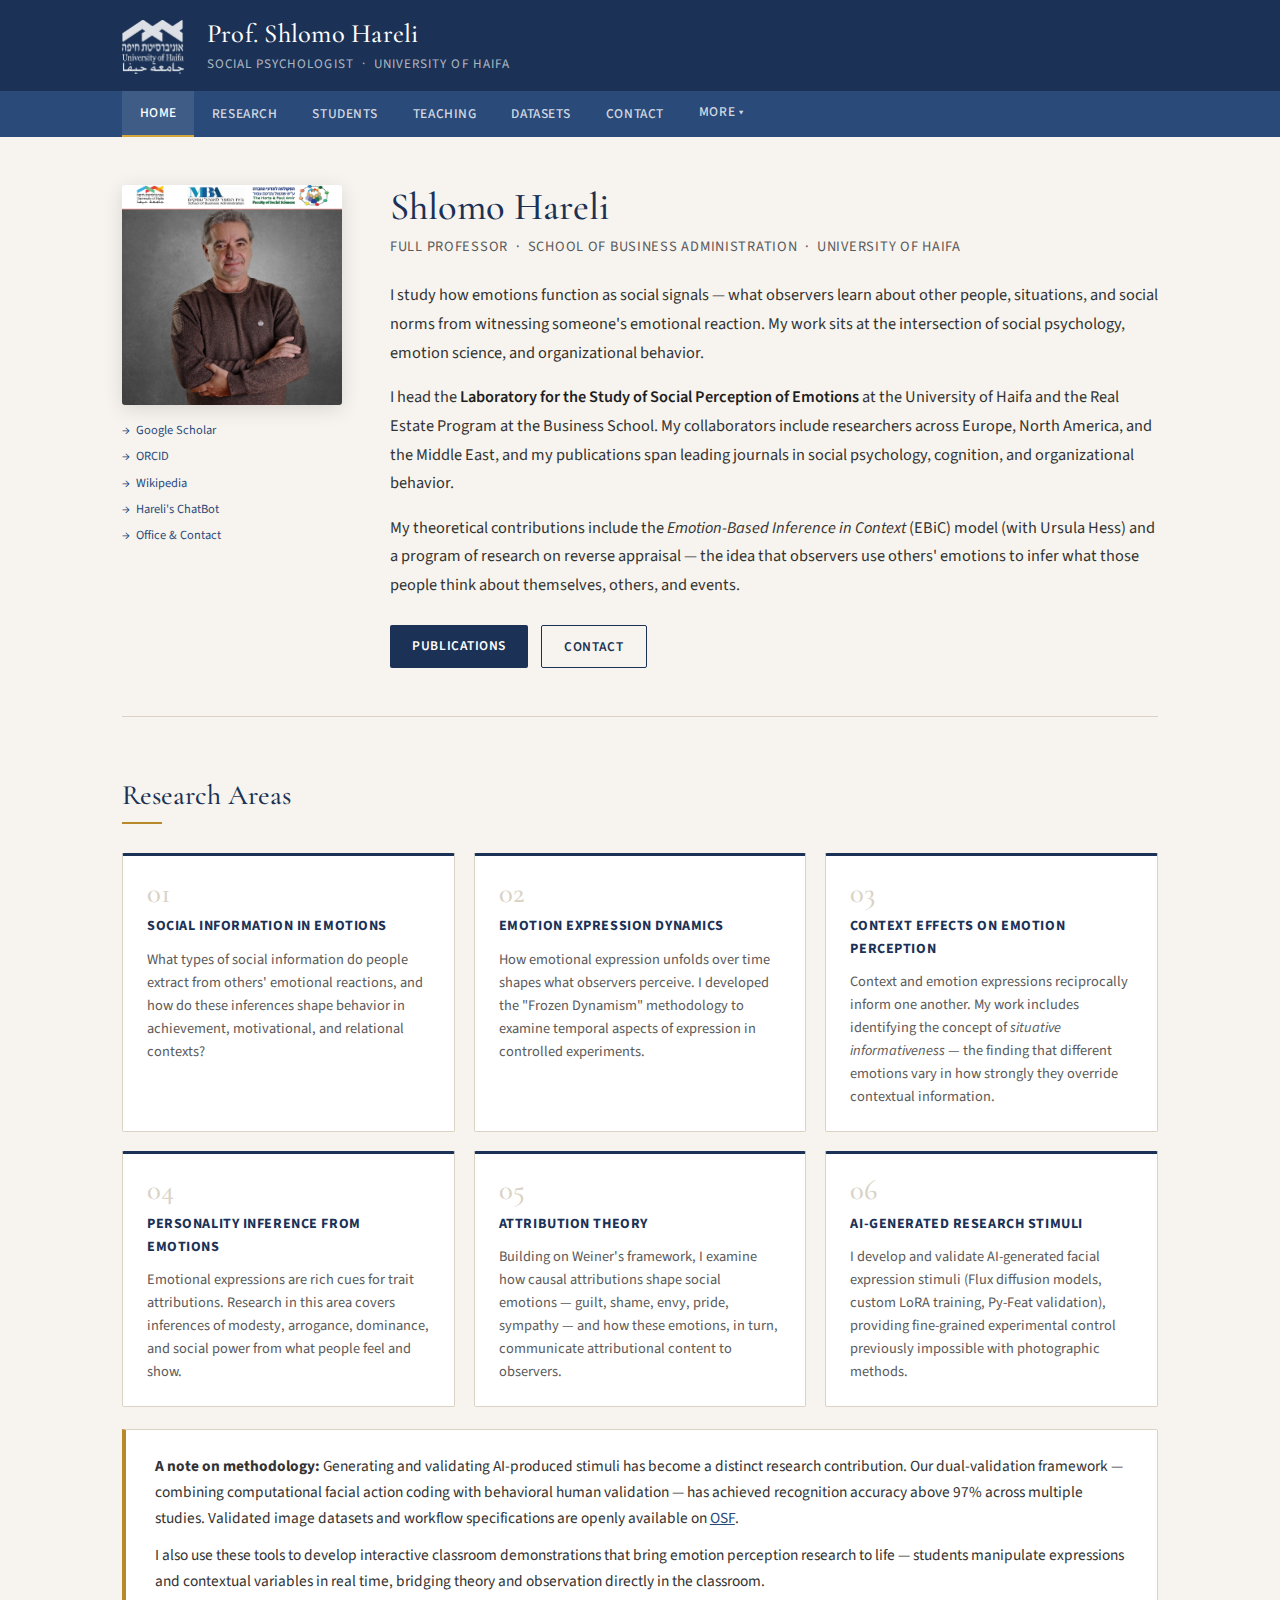
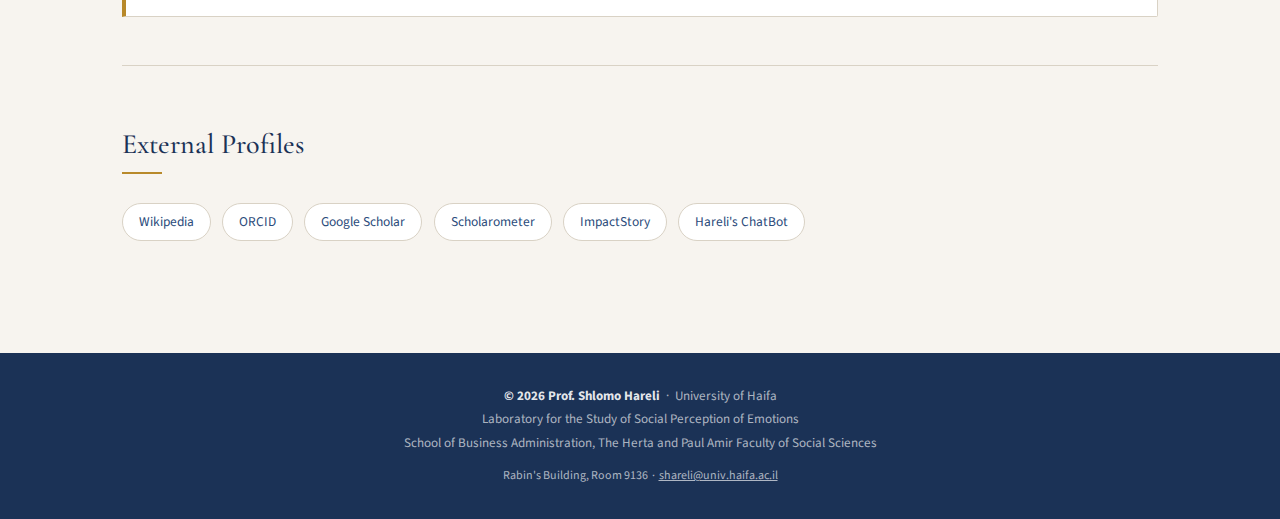
<file: index.html>
<!DOCTYPE html>
<html lang="en">
<head>
  <meta charset="UTF-8">
  <meta name="viewport" content="width=device-width, initial-scale=1.0">
  <title>Prof. Shlomo Hareli – Social Psychologist | University of Haifa</title>
  <meta name="description" content="Professor Shlomo Hareli, University of Haifa. Research on emotion perception, social signals, and attribution theory.">
  <link rel="preconnect" href="https://fonts.googleapis.com">
  <link rel="preconnect" href="https://fonts.gstatic.com" crossorigin>
  <link href="https://fonts.googleapis.com/css2?family=Cormorant+Garamond:ital,wght@0,400;0,500;0,600;1,400;1,500&family=Source+Sans+3:wght@300;400;500;600&display=swap" rel="stylesheet">
  <style>
    *, *::before, *::after { box-sizing: border-box; margin: 0; padding: 0; }

    :root {
      --navy:    #1b3256;
      --navy-lt: #2a4a7a;
      --gold:    #b8892a;
      --gold-lt: #d4a63a;
      --ink:     #1e1e1e;
      --muted:   #5a5a5a;
      --border:  #d9d2c5;
      --bg:      #f7f4ef;
      --card-bg: #ffffff;
      --serif:   'Cormorant Garamond', Georgia, serif;
      --sans:    'Source Sans 3', system-ui, sans-serif;
    }

    html { scroll-behavior: smooth; }
    body {
      font-family: var(--sans);
      background: var(--bg);
      color: var(--ink);
      line-height: 1.6;
      font-size: 16px;
    }

    /* ── SITE HEADER ─────────────────────────────── */
    .site-header {
      background: var(--navy);
      color: white;
      padding: 1.2rem 0 0;
    }
    .header-inner {
      max-width: 1100px;
      margin: 0 auto;
      padding: 0 2rem;
      display: flex;
      align-items: center;
      gap: 1.4rem;
    }
    .header-inner img.logo {
      height: 54px;
      width: auto;
      filter: brightness(0) invert(1);
      opacity: 0.85;
    }
    .header-text h1 {
      font-family: var(--serif);
      font-size: 1.65rem;
      font-weight: 500;
      letter-spacing: 0.01em;
      line-height: 1.2;
      color: #fff;
    }
    .header-text .tagline {
      font-size: 0.82rem;
      color: rgba(255,255,255,0.65);
      margin-top: 0.2rem;
      letter-spacing: 0.08em;
      text-transform: uppercase;
    }

    /* ── NAV ─────────────────────────────────────── */
    nav {
      background: var(--navy-lt);
      margin-top: 1rem;
    }
    .nav-inner {
      max-width: 1100px;
      margin: 0 auto;
      padding: 0 2rem;
      display: flex;
      align-items: stretch;
      gap: 0;
    }
    nav a, .dropdown-btn {
      display: flex;
      align-items: center;
      padding: 0.7rem 1.1rem;
      font-family: var(--sans);
      font-size: 0.84rem;
      font-weight: 500;
      letter-spacing: 0.04em;
      text-transform: uppercase;
      text-decoration: none;
      color: rgba(255,255,255,0.8);
      transition: background 0.15s, color 0.15s;
      border: none;
      background: none;
      cursor: pointer;
      white-space: nowrap;
    }
    nav a:hover, .dropdown-btn:hover, nav a.active {
      background: rgba(255,255,255,0.1);
      color: #fff;
    }
    nav a.active {
      border-bottom: 2px solid var(--gold-lt);
      color: #fff;
    }
    .dropdown { position: relative; }
    .dropdown-menu {
      display: none;
      position: absolute;
      top: 100%;
      left: 0;
      background: var(--navy);
      min-width: 220px;
      z-index: 100;
      box-shadow: 0 4px 16px rgba(0,0,0,0.25);
    }
    .dropdown:hover .dropdown-menu { display: block; }
    .dropdown-menu a {
      display: block;
      padding: 0.6rem 1.2rem;
      font-size: 0.82rem;
      text-transform: none;
      letter-spacing: 0;
      border-top: 1px solid rgba(255,255,255,0.07);
    }

    /* ── MAIN ────────────────────────────────────── */
    main {
      max-width: 1100px;
      margin: 0 auto;
      padding: 3rem 2rem 4rem;
    }

    /* ── HERO ────────────────────────────────────── */
    .hero {
      display: grid;
      grid-template-columns: 220px 1fr;
      gap: 3rem;
      align-items: start;
      margin-bottom: 3.5rem;
      padding-bottom: 3rem;
      border-bottom: 1px solid var(--border);
    }
    .hero-photo img {
      width: 100%;
      border-radius: 3px;
      display: block;
      box-shadow: 0 4px 20px rgba(0,0,0,0.12);
    }
    .hero-links {
      margin-top: 1rem;
      display: flex;
      flex-direction: column;
      gap: 0.4rem;
    }
    .hero-links a {
      font-size: 0.78rem;
      color: var(--navy-lt);
      text-decoration: none;
      display: flex;
      align-items: center;
      gap: 0.4rem;
    }
    .hero-links a:hover { color: var(--gold); text-decoration: underline; }
    .hero-links a::before { content: '→'; }

    .hero-bio h2 {
      font-family: var(--serif);
      font-size: 2.4rem;
      font-weight: 500;
      line-height: 1.15;
      color: var(--navy);
      margin-bottom: 0.3rem;
    }
    .hero-bio .title-line {
      font-size: 0.9rem;
      color: var(--muted);
      letter-spacing: 0.05em;
      text-transform: uppercase;
      margin-bottom: 1.4rem;
    }
    .hero-bio p {
      font-size: 1.02rem;
      color: #333;
      margin-bottom: 1em;
      line-height: 1.75;
    }
    .hero-bio p strong { color: var(--ink); font-weight: 600; }

    .hero-actions {
      display: flex;
      gap: 0.8rem;
      flex-wrap: wrap;
      margin-top: 1.6rem;
    }
    .btn-primary {
      display: inline-block;
      padding: 0.6rem 1.4rem;
      background: var(--navy);
      color: #fff;
      font-family: var(--sans);
      font-size: 0.84rem;
      font-weight: 600;
      letter-spacing: 0.04em;
      text-transform: uppercase;
      text-decoration: none;
      border-radius: 2px;
      transition: background 0.15s;
    }
    .btn-primary:hover { background: var(--navy-lt); }
    .btn-secondary {
      display: inline-block;
      padding: 0.6rem 1.4rem;
      background: transparent;
      color: var(--navy);
      font-family: var(--sans);
      font-size: 0.84rem;
      font-weight: 600;
      letter-spacing: 0.04em;
      text-transform: uppercase;
      text-decoration: none;
      border: 1.5px solid var(--navy);
      border-radius: 2px;
      transition: all 0.15s;
    }
    .btn-secondary:hover { background: var(--navy); color: #fff; }

    /* ── SECTION TITLES ──────────────────────────── */
    .section-title {
      font-family: var(--serif);
      font-size: 1.75rem;
      font-weight: 500;
      color: var(--navy);
      margin-bottom: 0.3rem;
    }
    .section-rule {
      width: 40px;
      height: 2px;
      background: var(--gold);
      margin-bottom: 1.8rem;
    }

    /* ── RESEARCH AREAS ──────────────────────────── */
    .research-section { margin-bottom: 3.5rem; padding-bottom: 3rem; border-bottom: 1px solid var(--border); }
    .research-grid {
      display: grid;
      grid-template-columns: repeat(auto-fill, minmax(300px, 1fr));
      gap: 1.2rem;
    }
    .research-card {
      background: var(--card-bg);
      border: 1px solid var(--border);
      border-top: 3px solid var(--navy);
      padding: 1.4rem 1.5rem;
      border-radius: 2px;
      transition: box-shadow 0.15s, border-top-color 0.15s;
    }
    .research-card:hover {
      box-shadow: 0 4px 16px rgba(0,0,0,0.08);
      border-top-color: var(--gold);
    }
    .research-card .card-num {
      font-family: var(--serif);
      font-size: 1.8rem;
      color: var(--border);
      line-height: 1;
      margin-bottom: 0.5rem;
      font-weight: 500;
    }
    .research-card h3 {
      font-family: var(--sans);
      font-size: 0.88rem;
      font-weight: 700;
      letter-spacing: 0.04em;
      text-transform: uppercase;
      color: var(--navy);
      margin-bottom: 0.6rem;
    }
    .research-card p {
      font-size: 0.9rem;
      color: var(--muted);
      line-height: 1.6;
    }

    /* ── METHODOLOGY NOTE ────────────────────────── */
    .methodology-box {
      background: var(--card-bg);
      border: 1px solid var(--border);
      border-left: 4px solid var(--gold);
      padding: 1.4rem 1.8rem;
      border-radius: 0 2px 2px 0;
      margin-top: 1.4rem;
    }
    .methodology-box p {
      font-size: 0.96rem;
      color: #333;
      line-height: 1.7;
    }
    .methodology-box p + p { margin-top: 0.7em; }
    .methodology-box a { color: var(--navy-lt); }

    /* ── PROFILES SECTION ────────────────────────── */
    .profiles-section { margin-bottom: 3rem; }
    .profiles-grid {
      display: flex;
      flex-wrap: wrap;
      gap: 0.7rem;
    }
    .profile-chip {
      display: inline-block;
      padding: 0.45rem 1rem;
      background: var(--card-bg);
      border: 1px solid var(--border);
      border-radius: 100px;
      font-size: 0.84rem;
      color: var(--navy-lt);
      text-decoration: none;
      transition: all 0.15s;
    }
    .profile-chip:hover {
      background: var(--navy);
      color: #fff;
      border-color: var(--navy);
    }

    /* ── FOOTER ──────────────────────────────────── */
    footer {
      background: var(--navy);
      color: rgba(255,255,255,0.65);
      text-align: center;
      padding: 2rem;
      font-size: 0.82rem;
      line-height: 1.8;
    }
    footer strong { color: rgba(255,255,255,0.9); }

    /* ── RESPONSIVE ──────────────────────────────── */
    @media (max-width: 680px) {
      .hero { grid-template-columns: 1fr; }
      .hero-photo { max-width: 180px; }
      .hero-bio h2 { font-size: 1.8rem; }
      .nav-inner { flex-wrap: wrap; }
    }
  </style>
</head>
<body>

<!-- SITE HEADER -->
<header class="site-header">
  <div class="header-inner">
    <img src="university-logo.png" alt="University of Haifa" class="logo">
    <div class="header-text">
      <h1>Prof. Shlomo Hareli</h1>
      <p class="tagline">Social Psychologist &nbsp;·&nbsp; University of Haifa</p>
    </div>
  </div>
  <nav>
    <div class="nav-inner">
      <a href="index.html" class="active">Home</a>
      <a href="research.html">Research</a>
      <a href="students.html">Students</a>
      <a href="teaching.html">Teaching</a>
      <a href="datasets.html">Datasets</a>
      <a href="contact.html">Contact</a>
      <div class="dropdown">
        <button class="dropdown-btn">More ▾</button>
        <div class="dropdown-menu">
          <a href="news.html">In the News and on the Web</a>
          <a href="posters.html">Posters at Conferences</a>
          <a href="presentations.html">Invited Presentations</a>
          <a href="facebook.html">My Facebook Group</a>
          <a href="accessibility.html">Accessibility Statement</a>
        </div>
      </div>
    </div>
  </nav>
</header>

<!-- MAIN -->
<main>

  <!-- HERO -->
  <section class="hero">
    <div class="hero-photo">
      <img src="profile-photo.jpg" alt="Prof. Shlomo Hareli">
      <div class="hero-links">
        <a href="https://scholar.google.co.il/citations?user=uIs135cAAAAJ&hl=en" target="_blank" rel="noopener">Google Scholar</a>
        <a href="https://orcid.org/0000-0002-3101-868X" target="_blank" rel="noopener">ORCID</a>
        <a href="https://en.wikipedia.org/wiki/Shlomo_Hareli" target="_blank" rel="noopener">Wikipedia</a>
        <a href="https://harelichat.netlify.app/" target="_blank" rel="noopener">Hareli's ChatBot</a>
        <a href="contact.html">Office &amp; Contact</a>
      </div>
    </div>

    <div class="hero-bio">
      <h2>Shlomo Hareli</h2>
      <p class="title-line">Full Professor &nbsp;·&nbsp; School of Business Administration &nbsp;·&nbsp; University of Haifa</p>

      <p>
        I study how emotions function as social signals — what observers learn about other people, situations, and social norms from witnessing someone's emotional reaction. My work sits at the intersection of social psychology, emotion science, and organizational behavior.
      </p>
      <p>
        I head the <strong>Laboratory for the Study of Social Perception of Emotions</strong> at the University of Haifa and the Real Estate Program at the Business School. My collaborators include researchers across Europe, North America, and the Middle East, and my publications span leading journals in social psychology, cognition, and organizational behavior.
      </p>
      <p>
        My theoretical contributions include the <em>Emotion-Based Inference in Context</em> (EBiC) model (with Ursula Hess) and a program of research on reverse appraisal — the idea that observers use others' emotions to infer what those people think about themselves, others, and events.
      </p>

      <div class="hero-actions">
        <a href="research.html" class="btn-primary">Publications</a>
        <a href="contact.html" class="btn-secondary">Contact</a>
      </div>
    </div>
  </section>

  <!-- RESEARCH AREAS -->
  <section class="research-section">
    <h2 class="section-title">Research Areas</h2>
    <div class="section-rule"></div>
    <div class="research-grid">

      <div class="research-card">
        <div class="card-num">01</div>
        <h3>Social Information in Emotions</h3>
        <p>What types of social information do people extract from others' emotional reactions, and how do these inferences shape behavior in achievement, motivational, and relational contexts?</p>
      </div>

      <div class="research-card">
        <div class="card-num">02</div>
        <h3>Emotion Expression Dynamics</h3>
        <p>How emotional expression unfolds over time shapes what observers perceive. I developed the "Frozen Dynamism" methodology to examine temporal aspects of expression in controlled experiments.</p>
      </div>

      <div class="research-card">
        <div class="card-num">03</div>
        <h3>Context Effects on Emotion Perception</h3>
        <p>Context and emotion expressions reciprocally inform one another. My work includes identifying the concept of <em>situative informativeness</em> — the finding that different emotions vary in how strongly they override contextual information.</p>
      </div>

      <div class="research-card">
        <div class="card-num">04</div>
        <h3>Personality Inference from Emotions</h3>
        <p>Emotional expressions are rich cues for trait attributions. Research in this area covers inferences of modesty, arrogance, dominance, and social power from what people feel and show.</p>
      </div>

      <div class="research-card">
        <div class="card-num">05</div>
        <h3>Attribution Theory</h3>
        <p>Building on Weiner's framework, I examine how causal attributions shape social emotions — guilt, shame, envy, pride, sympathy — and how these emotions, in turn, communicate attributional content to observers.</p>
      </div>

      <div class="research-card">
        <div class="card-num">06</div>
        <h3>AI-Generated Research Stimuli</h3>
        <p>I develop and validate AI-generated facial expression stimuli (Flux diffusion models, custom LoRA training, Py-Feat validation), providing fine-grained experimental control previously impossible with photographic methods.</p>
      </div>

    </div>

    <div class="methodology-box">
      <p>
        <strong>A note on methodology:</strong> Generating and validating AI-produced stimuli has become a distinct research contribution. Our dual-validation framework — combining computational facial action coding with behavioral human validation — has achieved recognition accuracy above 97% across multiple studies. Validated image datasets and workflow specifications are openly available on <a href="https://osf.io/" target="_blank" rel="noopener">OSF</a>.
      </p>
      <p>
        I also use these tools to develop interactive classroom demonstrations that bring emotion perception research to life — students manipulate expressions and contextual variables in real time, bridging theory and observation directly in the classroom.
      </p>
    </div>
  </section>

  <!-- EXTERNAL PROFILES -->
  <section class="profiles-section">
    <h2 class="section-title">External Profiles</h2>
    <div class="section-rule"></div>
    <div class="profiles-grid">
      <a class="profile-chip" href="https://en.wikipedia.org/wiki/Shlomo_Hareli" target="_blank" rel="noopener">Wikipedia</a>
      <a class="profile-chip" href="https://orcid.org/0000-0002-3101-868X" target="_blank" rel="noopener">ORCID</a>
      <a class="profile-chip" href="https://scholar.google.co.il/citations?user=uIs135cAAAAJ&hl=en" target="_blank" rel="noopener">Google Scholar</a>
      <a class="profile-chip" href="https://scholarometer.indiana.edu/#author;uIs135cAAAAJ;0" target="_blank" rel="noopener">Scholarometer</a>
      <a class="profile-chip" href="https://profiles.impactstory.org/u/0000-0002-3101-868X" target="_blank" rel="noopener">ImpactStory</a>
      <a class="profile-chip" href="https://harelichat.netlify.app/" target="_blank" rel="noopener">Hareli's ChatBot</a>
    </div>
  </section>

</main>

<!-- FOOTER -->
<footer>
  <p><strong>© 2026 Prof. Shlomo Hareli</strong> &nbsp;·&nbsp; University of Haifa</p>
  <p>Laboratory for the Study of Social Perception of Emotions</p>
  <p>School of Business Administration, The Herta and Paul Amir Faculty of Social Sciences</p>
  <p style="margin-top:0.6rem;font-size:0.75rem;">Rabin's Building, Room 9136 &nbsp;·&nbsp; <a href="mailto:shareli@univ.haifa.ac.il" style="color:rgba(255,255,255,0.65)">shareli@univ.haifa.ac.il</a></p>
</footer>

</body>
</html>
</file>
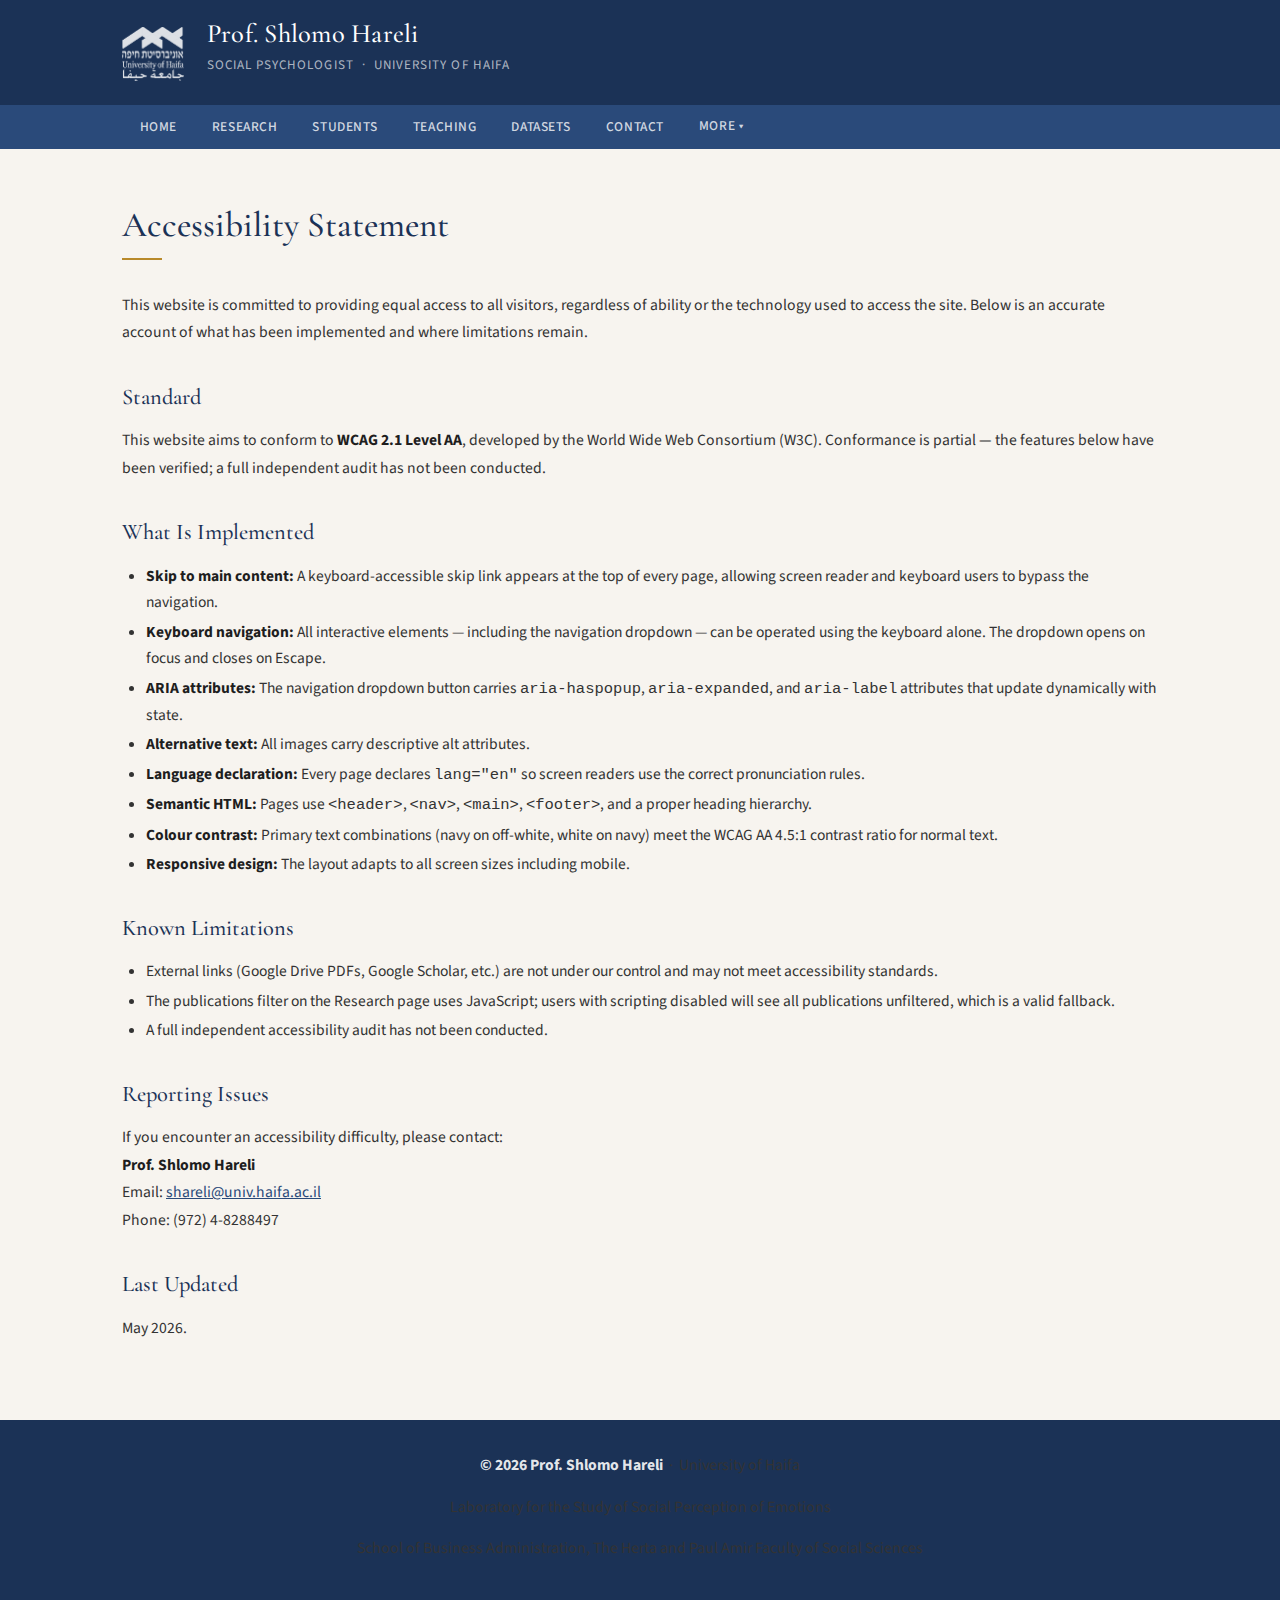
<file: accessibility.html>
<!DOCTYPE html>
<html lang="en">
<head>
  <meta charset="UTF-8">
  <meta name="viewport" content="width=device-width, initial-scale=1.0">
  <title>Accessibility Statement – Prof. Shlomo Hareli</title>
  <link rel="preconnect" href="https://fonts.googleapis.com">
  <link rel="preconnect" href="https://fonts.gstatic.com" crossorigin>
  <link href="https://fonts.googleapis.com/css2?family=Cormorant+Garamond:ital,wght@0,400;0,500;0,600;1,400;1,500&family=Source+Sans+3:wght@300;400;500;600&display=swap" rel="stylesheet">
  <style>
    *, *::before, *::after { box-sizing: border-box; margin: 0; padding: 0; }
    :root {
      --navy:    #1b3256;
      --navy-lt: #2a4a7a;
      --gold:    #b8892a;
      --gold-lt: #d4a63a;
      --ink:     #1e1e1e;
      --muted:   #5a5a5a;
      --border:  #d9d2c5;
      --bg:      #f7f4ef;
      --card-bg: #ffffff;
      --serif:   'Cormorant Garamond', Georgia, serif;
      --sans:    'Source Sans 3', system-ui, sans-serif;
    }
    html { scroll-behavior: smooth; }
    body { font-family: var(--sans); background: var(--bg); color: var(--ink); line-height: 1.6; font-size: 16px; }
    .site-header { background: var(--navy); color: white; padding: 1.2rem 0 0; }
    .header-inner { max-width: 1100px; margin: 0 auto; padding: 0 2rem; display: flex; align-items: center; gap: 1.4rem; }
    .header-inner img.logo { height: 54px; width: auto; filter: brightness(0) invert(1); opacity: 0.85; }
    .header-text h1 { font-family: var(--serif); font-size: 1.65rem; font-weight: 500; letter-spacing: 0.01em; line-height: 1.2; color: #fff; }
    .header-text .tagline { font-size: 0.82rem; color: rgba(255,255,255,0.65); margin-top: 0.2rem; letter-spacing: 0.08em; text-transform: uppercase; }
    nav { background: var(--navy-lt); margin-top: 1rem; }
    .nav-inner { max-width: 1100px; margin: 0 auto; padding: 0 2rem; display: flex; align-items: stretch; }
    nav a, .dropdown-btn { display: flex; align-items: center; padding: 0.7rem 1.1rem; font-family: var(--sans); font-size: 0.84rem; font-weight: 500; letter-spacing: 0.04em; text-transform: uppercase; text-decoration: none; color: rgba(255,255,255,0.8); transition: background 0.15s, color 0.15s; border: none; background: none; cursor: pointer; white-space: nowrap; }
    nav a:hover, .dropdown-btn:hover { background: rgba(255,255,255,0.1); color: #fff; }
    nav a.active { background: rgba(255,255,255,0.1); border-bottom: 2px solid var(--gold-lt); color: #fff; }
    .dropdown { position: relative; }
    .dropdown-menu { display: none; position: absolute; top: 100%; left: 0; background: var(--navy); min-width: 220px; z-index: 100; box-shadow: 0 4px 16px rgba(0,0,0,0.25); }
    .dropdown:hover .dropdown-menu,
    .dropdown:focus-within .dropdown-menu { display: block; }
    .dropdown-menu a { display: block; padding: 0.6rem 1.2rem; font-size: 0.82rem; text-transform: none; letter-spacing: 0; border-top: 1px solid rgba(255,255,255,0.07); }
    .dropdown-menu a.active { background: rgba(255,255,255,0.1); color: #fff; }
    main { max-width: 1100px; margin: 0 auto; padding: 3rem 2rem 4rem; }
    h1.page-title { font-family: var(--serif); font-size: 2.2rem; font-weight: 500; color: var(--navy); margin-bottom: 0.3rem; }
    .title-rule { width: 40px; height: 2px; background: var(--gold); margin-bottom: 2rem; }
    h2.section-h { font-family: var(--serif); font-size: 1.4rem; font-weight: 500; color: var(--navy); margin: 2rem 0 0.8rem; }
    h3.sub-h { font-family: var(--sans); font-size: 0.88rem; font-weight: 700; letter-spacing: 0.04em; text-transform: uppercase; color: var(--navy); margin: 1.4rem 0 0.5rem; }
    p { font-size: 0.98rem; color: #333; line-height: 1.75; margin-bottom: 0.9em; }
    ul, ol { margin: 0.5em 0 1em 1.5em; }
    li { font-size: 0.97rem; color: #333; line-height: 1.7; margin-bottom: 0.2em; }
    a { color: var(--navy-lt); }
    a:hover { color: var(--gold); }
    strong { color: var(--ink); }
    .card { background: var(--card-bg); border: 1px solid var(--border); border-top: 3px solid var(--navy); padding: 1.4rem 1.6rem; border-radius: 2px; margin-bottom: 1.2rem; }
    .card:hover { border-top-color: var(--gold); box-shadow: 0 4px 14px rgba(0,0,0,0.07); }
    .info-box { background: var(--card-bg); border: 1px solid var(--border); border-left: 4px solid var(--gold); padding: 1.2rem 1.6rem; border-radius: 0 2px 2px 0; margin-bottom: 1.2rem; }
    .btn { display: inline-block; padding: 0.5rem 1.2rem; background: var(--navy); color: #fff; font-size: 0.82rem; font-weight: 600; letter-spacing: 0.04em; text-transform: uppercase; text-decoration: none; border-radius: 2px; transition: background 0.15s; }
    .btn:hover { background: var(--navy-lt); color: #fff; }
    table { width: 100%; border-collapse: collapse; font-size: 0.93rem; }
    thead th { background: var(--navy); color: #fff; padding: 0.7rem 1rem; text-align: left; font-size: 0.8rem; letter-spacing: 0.06em; text-transform: uppercase; font-weight: 600; }
    tbody tr { border-bottom: 1px solid var(--border); }
    tbody tr:hover { background: rgba(27,50,86,0.03); }
    tbody td { padding: 0.7rem 1rem; vertical-align: top; line-height: 1.5; }
    .tag { display: inline-block; font-size: 0.7rem; font-weight: 700; letter-spacing: 0.07em; text-transform: uppercase; padding: 0.15rem 0.55rem; border-radius: 100px; background: var(--navy); color: #fff; margin-bottom: 0.3rem; }
    footer { background: var(--navy); color: rgba(255,255,255,0.65); text-align: center; padding: 2rem; font-size: 0.82rem; line-height: 1.8; }
    footer strong { color: rgba(255,255,255,0.9); }
    @media (max-width: 680px) { .nav-inner { flex-wrap: wrap; } main { padding: 2rem 1.2rem 3rem; } }

    /* Skip link */
    .skip-link {
      position: absolute; top: -100px; left: 1rem;
      background: var(--gold); color: #fff;
      padding: 0.5rem 1rem; font-size: 0.85rem; font-weight: 600;
      border-radius: 0 0 4px 4px; text-decoration: none; z-index: 999;
      transition: top 0.15s;
    }
    .skip-link:focus { top: 0; }
  </style>
  <meta name="description" content="Accessibility statement for Prof. Shlomo Hareli's academic website.">
  <meta name="author" content="Shlomo Hareli">
  <meta name="robots" content="index, follow">
  <meta property="og:title" content="Accessibility Statement – Prof. Shlomo Hareli">
  <meta property="og:description" content="Accessibility statement for Prof. Shlomo Hareli's academic website.">
  <meta property="og:type" content="website">
  <meta property="og:url" content="https://shareli-create.github.io/personal_website/accessibility.html">
  <meta property="og:site_name" content="Prof. Shlomo Hareli">
  <link rel="canonical" href="https://shareli-create.github.io/personal_website/accessibility.html">
</head>
<body>
<a class="skip-link" href="#main-content">Skip to main content</a>
<header class="site-header">
  <div class="header-inner">
    <img src="university-logo.png" alt="University of Haifa" class="logo">
    <div class="header-text">
      <h1>Prof. Shlomo Hareli</h1>
      <p class="tagline">Social Psychologist &nbsp;·&nbsp; University of Haifa</p>
    </div>
  </div>
  <nav><div class="nav-inner"><a href="index.html">Home</a>
<a href="research.html">Research</a>
<a href="students.html">Students</a>
<a href="teaching.html">Teaching</a>
<a href="datasets.html">Datasets</a>
<a href="contact.html">Contact</a>
<div class="dropdown"><button class="dropdown-btn" aria-haspopup="true" aria-expanded="false" aria-label="More pages">More ▾</button><div class="dropdown-menu"><a href="news.html">In the News and on the Web</a>
<a href="posters.html">Posters at Conferences</a>
<a href="presentations.html">Invited Presentations</a>
<a href="accessibility.html" class="active">Accessibility Statement</a>
</div></div></div></nav>
</header>
<main id="main-content">
<h1 class="page-title">Accessibility Statement</h1>
<div class="title-rule"></div>
<p>This website is committed to providing equal access to all visitors, regardless of ability or the technology used to access the site. Below is an accurate account of what has been implemented and where limitations remain.</p>

<h2 class="section-h">Standard</h2>
<p>This website aims to conform to <strong>WCAG 2.1 Level AA</strong>, developed by the World Wide Web Consortium (W3C). Conformance is partial — the features below have been verified; a full independent audit has not been conducted.</p>

<h2 class="section-h">What Is Implemented</h2>
<ul>
  <li><strong>Skip to main content:</strong> A keyboard-accessible skip link appears at the top of every page, allowing screen reader and keyboard users to bypass the navigation.</li>
  <li><strong>Keyboard navigation:</strong> All interactive elements — including the navigation dropdown — can be operated using the keyboard alone. The dropdown opens on focus and closes on Escape.</li>
  <li><strong>ARIA attributes:</strong> The navigation dropdown button carries <code>aria-haspopup</code>, <code>aria-expanded</code>, and <code>aria-label</code> attributes that update dynamically with state.</li>
  <li><strong>Alternative text:</strong> All images carry descriptive alt attributes.</li>
  <li><strong>Language declaration:</strong> Every page declares <code>lang="en"</code> so screen readers use the correct pronunciation rules.</li>
  <li><strong>Semantic HTML:</strong> Pages use <code>&lt;header&gt;</code>, <code>&lt;nav&gt;</code>, <code>&lt;main&gt;</code>, <code>&lt;footer&gt;</code>, and a proper heading hierarchy.</li>
  <li><strong>Colour contrast:</strong> Primary text combinations (navy on off-white, white on navy) meet the WCAG AA 4.5:1 contrast ratio for normal text.</li>
  <li><strong>Responsive design:</strong> The layout adapts to all screen sizes including mobile.</li>
</ul>

<h2 class="section-h">Known Limitations</h2>
<ul>
  <li>External links (Google Drive PDFs, Google Scholar, etc.) are not under our control and may not meet accessibility standards.</li>
  <li>The publications filter on the Research page uses JavaScript; users with scripting disabled will see all publications unfiltered, which is a valid fallback.</li>
  <li>A full independent accessibility audit has not been conducted.</li>
</ul>

<h2 class="section-h">Reporting Issues</h2>
<p>If you encounter an accessibility difficulty, please contact:<br>
<strong>Prof. Shlomo Hareli</strong><br>
Email: <a href="mailto:shareli@univ.haifa.ac.il">shareli@univ.haifa.ac.il</a><br>
Phone: (972) 4-8288497</p>

<h2 class="section-h">Last Updated</h2>
<p>May 2026.</p>
</main>
<footer>
  <p><strong>© 2026 Prof. Shlomo Hareli</strong> &nbsp;·&nbsp; University of Haifa</p>
  <p>Laboratory for the Study of Social Perception of Emotions</p>
  <p>School of Business Administration, The Herta and Paul Amir Faculty of Social Sciences</p>
</footer>

<script>
(function() {
  var btn = document.querySelector('.dropdown-btn');
  var menu = btn ? btn.nextElementSibling : null;
  if (!btn || !menu) return;

  function open()  { menu.style.display = 'block'; btn.setAttribute('aria-expanded','true');  }
  function close() { menu.style.display = '';      btn.setAttribute('aria-expanded','false'); }
  function isOpen(){ return menu.style.display === 'block'; }

  btn.addEventListener('click', function(e) { e.stopPropagation(); isOpen() ? close() : open(); });
  btn.addEventListener('keydown', function(e) {
    if (e.key === 'Enter' || e.key === ' ') { e.preventDefault(); isOpen() ? close() : open(); }
    if (e.key === 'Escape') close();
  });
  document.addEventListener('keydown', function(e) { if (e.key === 'Escape') close(); });
  document.addEventListener('click', function(e) {
    if (!btn.parentElement.contains(e.target)) close();
  });

  // Keep focus-visible inside menu from closing it
  menu.querySelectorAll('a').forEach(function(a) {
    a.addEventListener('keydown', function(e) { if (e.key === 'Escape') { close(); btn.focus(); } });
  });
})();
</script>
</body>
</html>
</file>
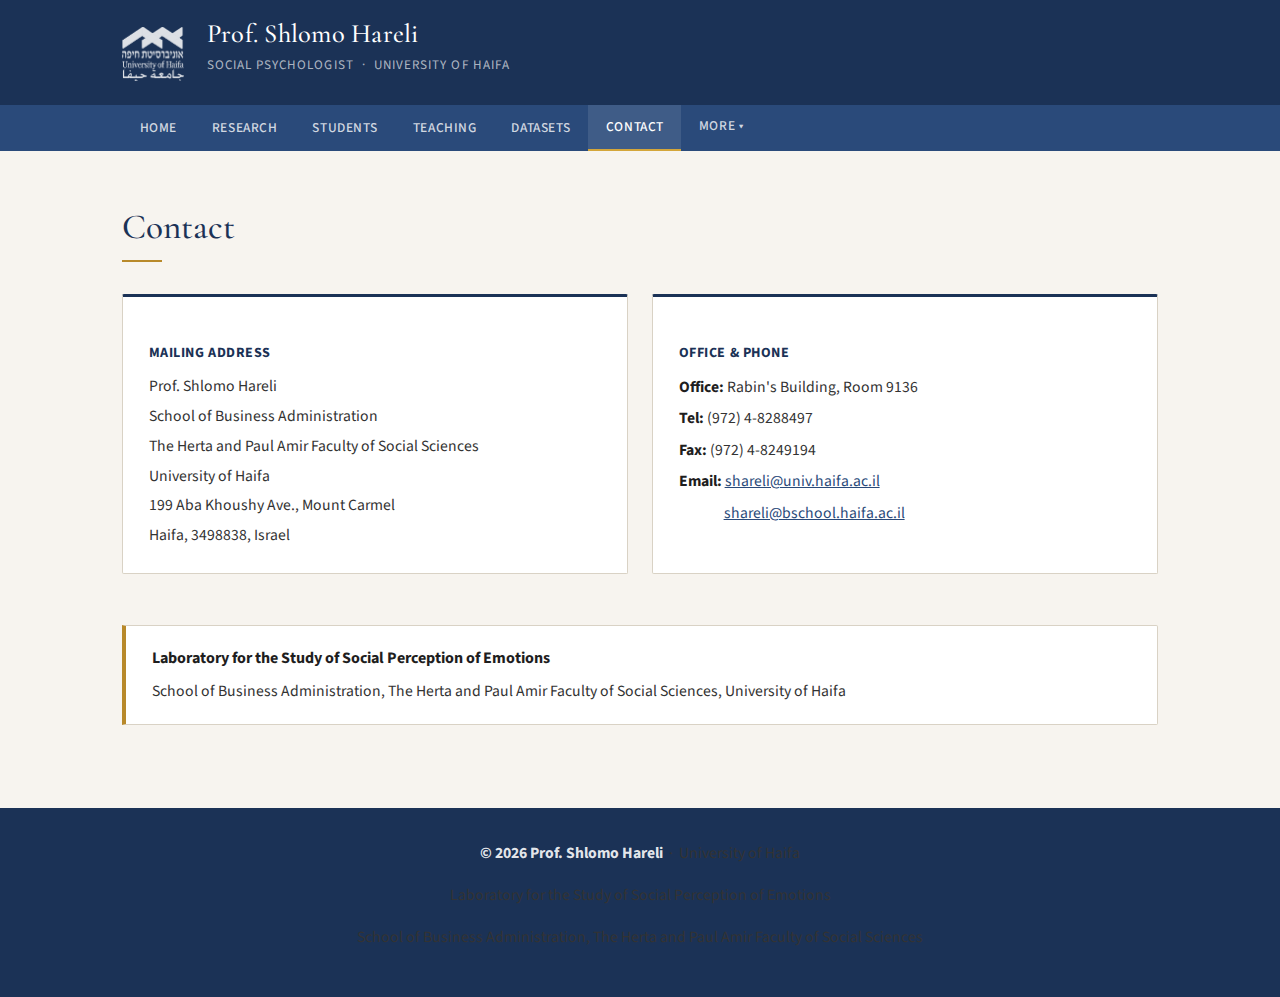
<file: contact.html>
<!DOCTYPE html>
<html lang="en">
<head>
  <meta charset="UTF-8">
  <meta name="viewport" content="width=device-width, initial-scale=1.0">
  <title>Contact – Prof. Shlomo Hareli</title>
  <link rel="preconnect" href="https://fonts.googleapis.com">
  <link rel="preconnect" href="https://fonts.gstatic.com" crossorigin>
  <link href="https://fonts.googleapis.com/css2?family=Cormorant+Garamond:ital,wght@0,400;0,500;0,600;1,400;1,500&family=Source+Sans+3:wght@300;400;500;600&display=swap" rel="stylesheet">
  <style>
    *, *::before, *::after { box-sizing: border-box; margin: 0; padding: 0; }
    :root {
      --navy:    #1b3256;
      --navy-lt: #2a4a7a;
      --gold:    #b8892a;
      --gold-lt: #d4a63a;
      --ink:     #1e1e1e;
      --muted:   #5a5a5a;
      --border:  #d9d2c5;
      --bg:      #f7f4ef;
      --card-bg: #ffffff;
      --serif:   'Cormorant Garamond', Georgia, serif;
      --sans:    'Source Sans 3', system-ui, sans-serif;
    }
    html { scroll-behavior: smooth; }
    body { font-family: var(--sans); background: var(--bg); color: var(--ink); line-height: 1.6; font-size: 16px; }
    .site-header { background: var(--navy); color: white; padding: 1.2rem 0 0; }
    .header-inner { max-width: 1100px; margin: 0 auto; padding: 0 2rem; display: flex; align-items: center; gap: 1.4rem; }
    .header-inner img.logo { height: 54px; width: auto; filter: brightness(0) invert(1); opacity: 0.85; }
    .header-text h1 { font-family: var(--serif); font-size: 1.65rem; font-weight: 500; letter-spacing: 0.01em; line-height: 1.2; color: #fff; }
    .header-text .tagline { font-size: 0.82rem; color: rgba(255,255,255,0.65); margin-top: 0.2rem; letter-spacing: 0.08em; text-transform: uppercase; }
    nav { background: var(--navy-lt); margin-top: 1rem; }
    .nav-inner { max-width: 1100px; margin: 0 auto; padding: 0 2rem; display: flex; align-items: stretch; }
    nav a, .dropdown-btn { display: flex; align-items: center; padding: 0.7rem 1.1rem; font-family: var(--sans); font-size: 0.84rem; font-weight: 500; letter-spacing: 0.04em; text-transform: uppercase; text-decoration: none; color: rgba(255,255,255,0.8); transition: background 0.15s, color 0.15s; border: none; background: none; cursor: pointer; white-space: nowrap; }
    nav a:hover, .dropdown-btn:hover { background: rgba(255,255,255,0.1); color: #fff; }
    nav a.active { background: rgba(255,255,255,0.1); border-bottom: 2px solid var(--gold-lt); color: #fff; }
    .dropdown { position: relative; }
    .dropdown-menu { display: none; position: absolute; top: 100%; left: 0; background: var(--navy); min-width: 220px; z-index: 100; box-shadow: 0 4px 16px rgba(0,0,0,0.25); }
    .dropdown:hover .dropdown-menu,
    .dropdown:focus-within .dropdown-menu { display: block; }
    .dropdown-menu a { display: block; padding: 0.6rem 1.2rem; font-size: 0.82rem; text-transform: none; letter-spacing: 0; border-top: 1px solid rgba(255,255,255,0.07); }
    .dropdown-menu a.active { background: rgba(255,255,255,0.1); color: #fff; }
    main { max-width: 1100px; margin: 0 auto; padding: 3rem 2rem 4rem; }
    h1.page-title { font-family: var(--serif); font-size: 2.2rem; font-weight: 500; color: var(--navy); margin-bottom: 0.3rem; }
    .title-rule { width: 40px; height: 2px; background: var(--gold); margin-bottom: 2rem; }
    h2.section-h { font-family: var(--serif); font-size: 1.4rem; font-weight: 500; color: var(--navy); margin: 2rem 0 0.8rem; }
    h3.sub-h { font-family: var(--sans); font-size: 0.88rem; font-weight: 700; letter-spacing: 0.04em; text-transform: uppercase; color: var(--navy); margin: 1.4rem 0 0.5rem; }
    p { font-size: 0.98rem; color: #333; line-height: 1.75; margin-bottom: 0.9em; }
    ul, ol { margin: 0.5em 0 1em 1.5em; }
    li { font-size: 0.97rem; color: #333; line-height: 1.7; margin-bottom: 0.2em; }
    a { color: var(--navy-lt); }
    a:hover { color: var(--gold); }
    strong { color: var(--ink); }
    .card { background: var(--card-bg); border: 1px solid var(--border); border-top: 3px solid var(--navy); padding: 1.4rem 1.6rem; border-radius: 2px; margin-bottom: 1.2rem; }
    .card:hover { border-top-color: var(--gold); box-shadow: 0 4px 14px rgba(0,0,0,0.07); }
    .info-box { background: var(--card-bg); border: 1px solid var(--border); border-left: 4px solid var(--gold); padding: 1.2rem 1.6rem; border-radius: 0 2px 2px 0; margin-bottom: 1.2rem; }
    .btn { display: inline-block; padding: 0.5rem 1.2rem; background: var(--navy); color: #fff; font-size: 0.82rem; font-weight: 600; letter-spacing: 0.04em; text-transform: uppercase; text-decoration: none; border-radius: 2px; transition: background 0.15s; }
    .btn:hover { background: var(--navy-lt); color: #fff; }
    table { width: 100%; border-collapse: collapse; font-size: 0.93rem; }
    thead th { background: var(--navy); color: #fff; padding: 0.7rem 1rem; text-align: left; font-size: 0.8rem; letter-spacing: 0.06em; text-transform: uppercase; font-weight: 600; }
    tbody tr { border-bottom: 1px solid var(--border); }
    tbody tr:hover { background: rgba(27,50,86,0.03); }
    tbody td { padding: 0.7rem 1rem; vertical-align: top; line-height: 1.5; }
    .tag { display: inline-block; font-size: 0.7rem; font-weight: 700; letter-spacing: 0.07em; text-transform: uppercase; padding: 0.15rem 0.55rem; border-radius: 100px; background: var(--navy); color: #fff; margin-bottom: 0.3rem; }
    footer { background: var(--navy); color: rgba(255,255,255,0.65); text-align: center; padding: 2rem; font-size: 0.82rem; line-height: 1.8; }
    footer strong { color: rgba(255,255,255,0.9); }
    @media (max-width: 680px) { .nav-inner { flex-wrap: wrap; } main { padding: 2rem 1.2rem 3rem; } }

    /* Skip link */
    .skip-link {
      position: absolute; top: -100px; left: 1rem;
      background: var(--gold); color: #fff;
      padding: 0.5rem 1rem; font-size: 0.85rem; font-weight: 600;
      border-radius: 0 0 4px 4px; text-decoration: none; z-index: 999;
      transition: top 0.15s;
    }
    .skip-link:focus { top: 0; }
  </style>
  <meta name="description" content="Contact information for Prof. Shlomo Hareli, School of Business Administration, University of Haifa.">
  <meta name="author" content="Shlomo Hareli">
  <meta name="robots" content="index, follow">
  <meta property="og:title" content="Contact – Prof. Shlomo Hareli">
  <meta property="og:description" content="Contact information for Prof. Shlomo Hareli, School of Business Administration, University of Haifa.">
  <meta property="og:type" content="website">
  <meta property="og:url" content="https://shareli-create.github.io/personal_website/contact.html">
  <meta property="og:site_name" content="Prof. Shlomo Hareli">
  <link rel="canonical" href="https://shareli-create.github.io/personal_website/contact.html">
</head>
<body>
<a class="skip-link" href="#main-content">Skip to main content</a>
<header class="site-header">
  <div class="header-inner">
    <img src="university-logo.png" alt="University of Haifa" class="logo">
    <div class="header-text">
      <h1>Prof. Shlomo Hareli</h1>
      <p class="tagline">Social Psychologist &nbsp;·&nbsp; University of Haifa</p>
    </div>
  </div>
  <nav><div class="nav-inner"><a href="index.html">Home</a>
<a href="research.html">Research</a>
<a href="students.html">Students</a>
<a href="teaching.html">Teaching</a>
<a href="datasets.html">Datasets</a>
<a href="contact.html" class="active">Contact</a>
<div class="dropdown"><button class="dropdown-btn" aria-haspopup="true" aria-expanded="false" aria-label="More pages">More ▾</button><div class="dropdown-menu"><a href="news.html">In the News and on the Web</a>
<a href="posters.html">Posters at Conferences</a>
<a href="presentations.html">Invited Presentations</a>
<a href="accessibility.html">Accessibility Statement</a>
</div></div></div></nav>
</header>
<main id="main-content">
<h1 class="page-title">Contact</h1>
<div class="title-rule"></div>
<div style="display:grid;grid-template-columns:1fr 1fr;gap:1.5rem;margin-bottom:2rem;">
  <div class="card">
    <h3 class="sub-h">Mailing Address</h3>
    <p style="margin:0;line-height:1.9;">
      Prof. Shlomo Hareli<br>
      School of Business Administration<br>
      The Herta and Paul Amir Faculty of Social Sciences<br>
      University of Haifa<br>
      199 Aba Khoushy Ave., Mount Carmel<br>
      Haifa, 3498838, Israel
    </p>
  </div>
  <div class="card">
    <h3 class="sub-h">Office &amp; Phone</h3>
    <p style="margin:0;line-height:2;">
      <strong>Office:</strong> Rabin's Building, Room 9136<br>
      <strong>Tel:</strong> (972) 4-8288497<br>
      <strong>Fax:</strong> (972) 4-8249194<br>
      <strong>Email:</strong> <a href="mailto:shareli@univ.haifa.ac.il">shareli@univ.haifa.ac.il</a><br>
      &nbsp;&nbsp;&nbsp;&nbsp;&nbsp;&nbsp;&nbsp;&nbsp;&nbsp;&nbsp;&nbsp;&nbsp;&nbsp;&nbsp;&nbsp;<a href="mailto:shareli@bschool.haifa.ac.il">shareli@bschool.haifa.ac.il</a>
    </p>
  </div>
</div>
<div class="info-box">
  <strong>Laboratory for the Study of Social Perception of Emotions</strong>
  <p style="margin:0.4rem 0 0;">School of Business Administration, The Herta and Paul Amir Faculty of Social Sciences, University of Haifa</p>
</div>
</main>
<footer>
  <p><strong>© 2026 Prof. Shlomo Hareli</strong> &nbsp;·&nbsp; University of Haifa</p>
  <p>Laboratory for the Study of Social Perception of Emotions</p>
  <p>School of Business Administration, The Herta and Paul Amir Faculty of Social Sciences</p>
</footer>

<script>
(function() {
  var btn = document.querySelector('.dropdown-btn');
  var menu = btn ? btn.nextElementSibling : null;
  if (!btn || !menu) return;

  function open()  { menu.style.display = 'block'; btn.setAttribute('aria-expanded','true');  }
  function close() { menu.style.display = '';      btn.setAttribute('aria-expanded','false'); }
  function isOpen(){ return menu.style.display === 'block'; }

  btn.addEventListener('click', function(e) { e.stopPropagation(); isOpen() ? close() : open(); });
  btn.addEventListener('keydown', function(e) {
    if (e.key === 'Enter' || e.key === ' ') { e.preventDefault(); isOpen() ? close() : open(); }
    if (e.key === 'Escape') close();
  });
  document.addEventListener('keydown', function(e) { if (e.key === 'Escape') close(); });
  document.addEventListener('click', function(e) {
    if (!btn.parentElement.contains(e.target)) close();
  });

  // Keep focus-visible inside menu from closing it
  menu.querySelectorAll('a').forEach(function(a) {
    a.addEventListener('keydown', function(e) { if (e.key === 'Escape') { close(); btn.focus(); } });
  });
})();
</script>
</body>
</html>
</file>
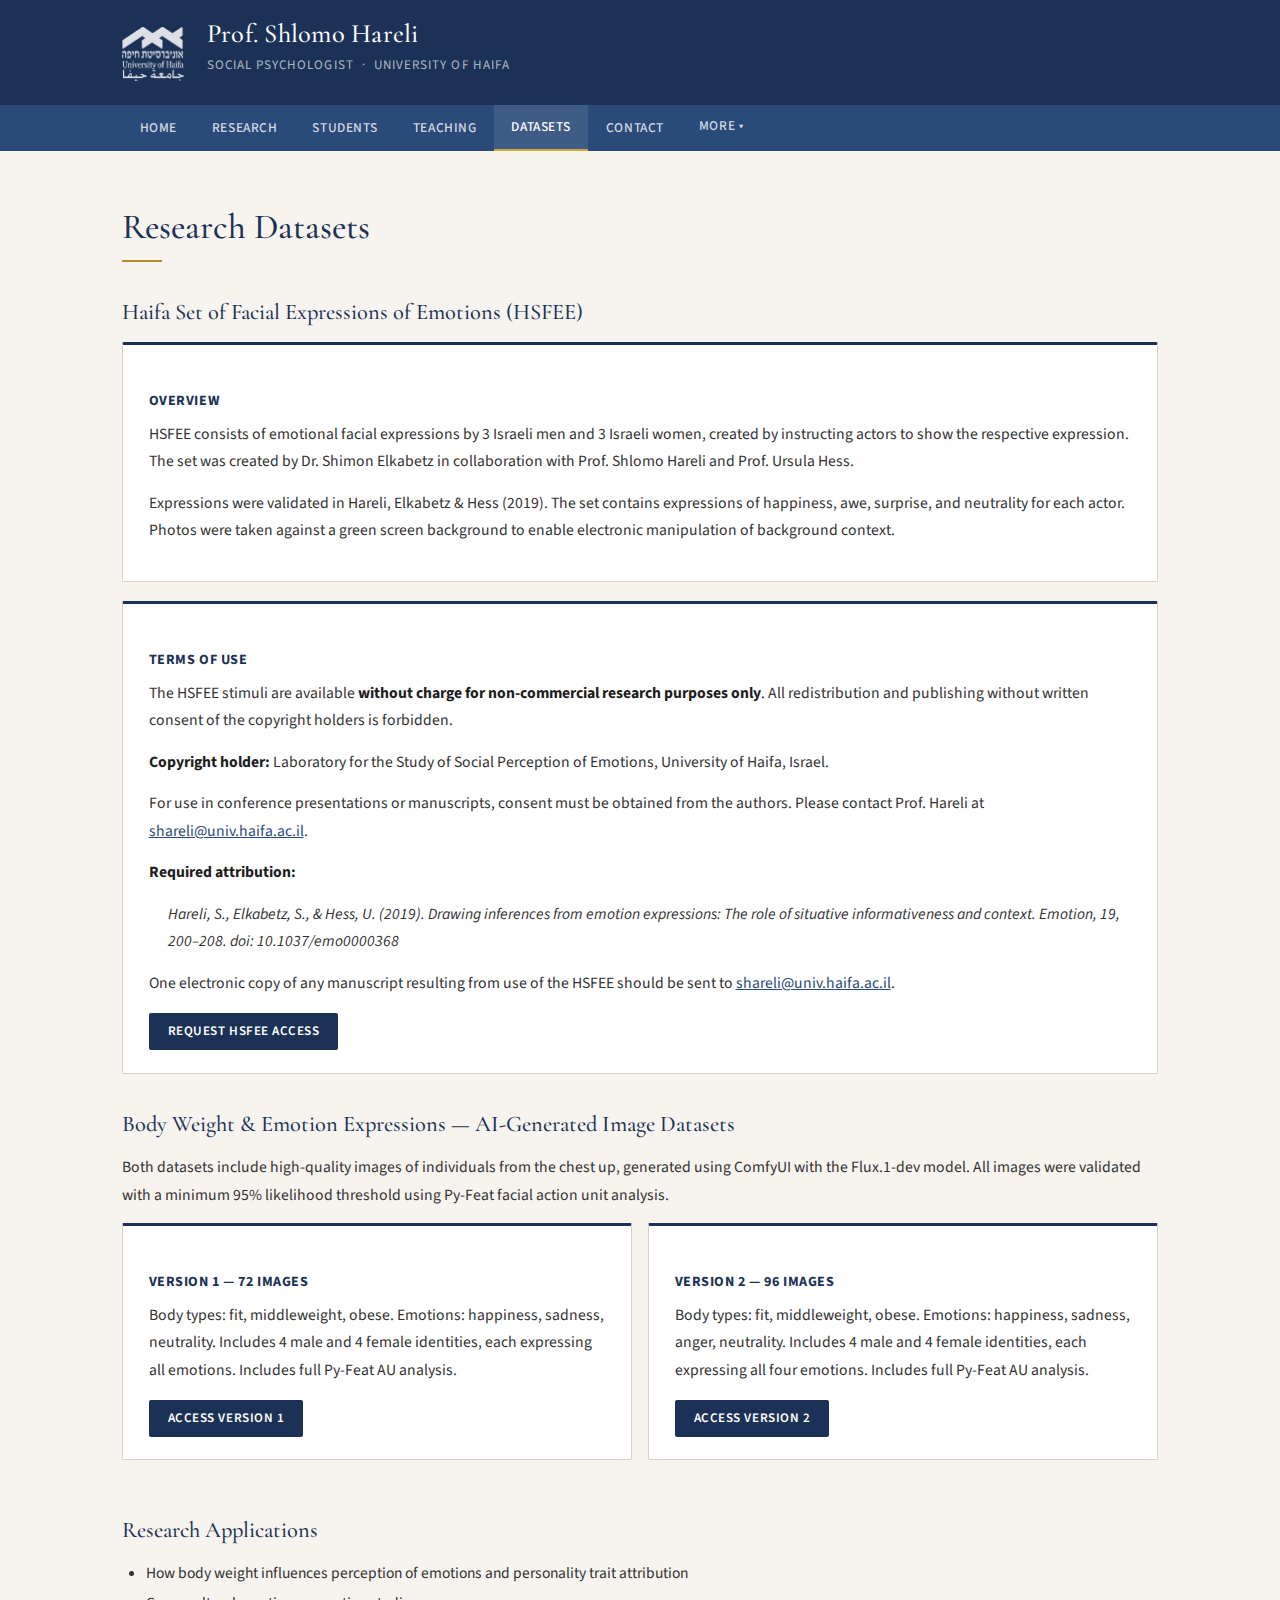
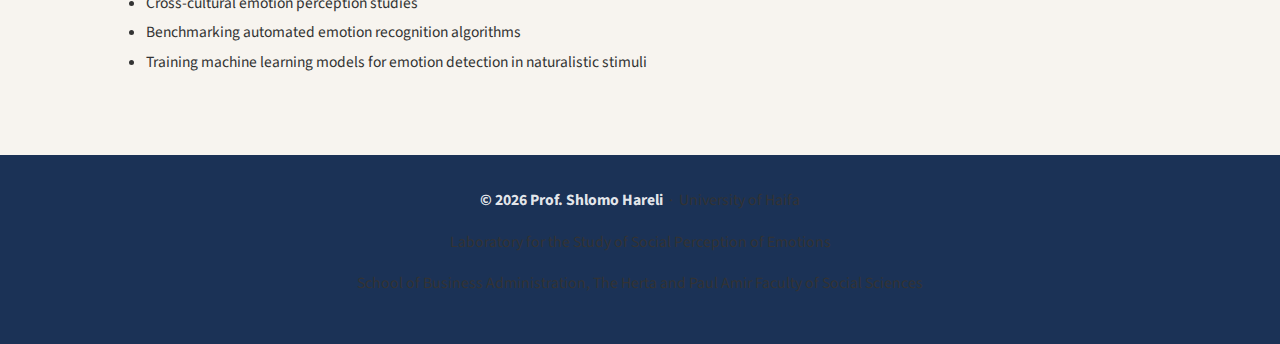
<file: datasets.html>
<!DOCTYPE html>
<html lang="en">
<head>
  <meta charset="UTF-8">
  <meta name="viewport" content="width=device-width, initial-scale=1.0">
  <title>Datasets – Prof. Shlomo Hareli</title>
  <link rel="preconnect" href="https://fonts.googleapis.com">
  <link rel="preconnect" href="https://fonts.gstatic.com" crossorigin>
  <link href="https://fonts.googleapis.com/css2?family=Cormorant+Garamond:ital,wght@0,400;0,500;0,600;1,400;1,500&family=Source+Sans+3:wght@300;400;500;600&display=swap" rel="stylesheet">
  <style>
    *, *::before, *::after { box-sizing: border-box; margin: 0; padding: 0; }
    :root {
      --navy:    #1b3256;
      --navy-lt: #2a4a7a;
      --gold:    #b8892a;
      --gold-lt: #d4a63a;
      --ink:     #1e1e1e;
      --muted:   #5a5a5a;
      --border:  #d9d2c5;
      --bg:      #f7f4ef;
      --card-bg: #ffffff;
      --serif:   'Cormorant Garamond', Georgia, serif;
      --sans:    'Source Sans 3', system-ui, sans-serif;
    }
    html { scroll-behavior: smooth; }
    body { font-family: var(--sans); background: var(--bg); color: var(--ink); line-height: 1.6; font-size: 16px; }
    .site-header { background: var(--navy); color: white; padding: 1.2rem 0 0; }
    .header-inner { max-width: 1100px; margin: 0 auto; padding: 0 2rem; display: flex; align-items: center; gap: 1.4rem; }
    .header-inner img.logo { height: 54px; width: auto; filter: brightness(0) invert(1); opacity: 0.85; }
    .header-text h1 { font-family: var(--serif); font-size: 1.65rem; font-weight: 500; letter-spacing: 0.01em; line-height: 1.2; color: #fff; }
    .header-text .tagline { font-size: 0.82rem; color: rgba(255,255,255,0.65); margin-top: 0.2rem; letter-spacing: 0.08em; text-transform: uppercase; }
    nav { background: var(--navy-lt); margin-top: 1rem; }
    .nav-inner { max-width: 1100px; margin: 0 auto; padding: 0 2rem; display: flex; align-items: stretch; }
    nav a, .dropdown-btn { display: flex; align-items: center; padding: 0.7rem 1.1rem; font-family: var(--sans); font-size: 0.84rem; font-weight: 500; letter-spacing: 0.04em; text-transform: uppercase; text-decoration: none; color: rgba(255,255,255,0.8); transition: background 0.15s, color 0.15s; border: none; background: none; cursor: pointer; white-space: nowrap; }
    nav a:hover, .dropdown-btn:hover { background: rgba(255,255,255,0.1); color: #fff; }
    nav a.active { background: rgba(255,255,255,0.1); border-bottom: 2px solid var(--gold-lt); color: #fff; }
    .dropdown { position: relative; }
    .dropdown-menu { display: none; position: absolute; top: 100%; left: 0; background: var(--navy); min-width: 220px; z-index: 100; box-shadow: 0 4px 16px rgba(0,0,0,0.25); }
    .dropdown:hover .dropdown-menu { display: block; }
    .dropdown-menu a { display: block; padding: 0.6rem 1.2rem; font-size: 0.82rem; text-transform: none; letter-spacing: 0; border-top: 1px solid rgba(255,255,255,0.07); }
    .dropdown-menu a.active { background: rgba(255,255,255,0.1); color: #fff; }
    main { max-width: 1100px; margin: 0 auto; padding: 3rem 2rem 4rem; }
    h1.page-title { font-family: var(--serif); font-size: 2.2rem; font-weight: 500; color: var(--navy); margin-bottom: 0.3rem; }
    .title-rule { width: 40px; height: 2px; background: var(--gold); margin-bottom: 2rem; }
    h2.section-h { font-family: var(--serif); font-size: 1.4rem; font-weight: 500; color: var(--navy); margin: 2rem 0 0.8rem; }
    h3.sub-h { font-family: var(--sans); font-size: 0.88rem; font-weight: 700; letter-spacing: 0.04em; text-transform: uppercase; color: var(--navy); margin: 1.4rem 0 0.5rem; }
    p { font-size: 0.98rem; color: #333; line-height: 1.75; margin-bottom: 0.9em; }
    ul, ol { margin: 0.5em 0 1em 1.5em; }
    li { font-size: 0.97rem; color: #333; line-height: 1.7; margin-bottom: 0.2em; }
    a { color: var(--navy-lt); }
    a:hover { color: var(--gold); }
    strong { color: var(--ink); }
    .card { background: var(--card-bg); border: 1px solid var(--border); border-top: 3px solid var(--navy); padding: 1.4rem 1.6rem; border-radius: 2px; margin-bottom: 1.2rem; }
    .card:hover { border-top-color: var(--gold); box-shadow: 0 4px 14px rgba(0,0,0,0.07); }
    .info-box { background: var(--card-bg); border: 1px solid var(--border); border-left: 4px solid var(--gold); padding: 1.2rem 1.6rem; border-radius: 0 2px 2px 0; margin-bottom: 1.2rem; }
    .btn { display: inline-block; padding: 0.5rem 1.2rem; background: var(--navy); color: #fff; font-size: 0.82rem; font-weight: 600; letter-spacing: 0.04em; text-transform: uppercase; text-decoration: none; border-radius: 2px; transition: background 0.15s; }
    .btn:hover { background: var(--navy-lt); color: #fff; }
    table { width: 100%; border-collapse: collapse; font-size: 0.93rem; }
    thead th { background: var(--navy); color: #fff; padding: 0.7rem 1rem; text-align: left; font-size: 0.8rem; letter-spacing: 0.06em; text-transform: uppercase; font-weight: 600; }
    tbody tr { border-bottom: 1px solid var(--border); }
    tbody tr:hover { background: rgba(27,50,86,0.03); }
    tbody td { padding: 0.7rem 1rem; vertical-align: top; line-height: 1.5; }
    .tag { display: inline-block; font-size: 0.7rem; font-weight: 700; letter-spacing: 0.07em; text-transform: uppercase; padding: 0.15rem 0.55rem; border-radius: 100px; background: var(--navy); color: #fff; margin-bottom: 0.3rem; }
    footer { background: var(--navy); color: rgba(255,255,255,0.65); text-align: center; padding: 2rem; font-size: 0.82rem; line-height: 1.8; }
    footer strong { color: rgba(255,255,255,0.9); }
    @media (max-width: 680px) { .nav-inner { flex-wrap: wrap; } main { padding: 2rem 1.2rem 3rem; } }
</style>
</head>
<body>
<header class="site-header">
  <div class="header-inner">
    <img src="university-logo.png" alt="University of Haifa" class="logo">
    <div class="header-text">
      <h1>Prof. Shlomo Hareli</h1>
      <p class="tagline">Social Psychologist &nbsp;·&nbsp; University of Haifa</p>
    </div>
  </div>
  <nav><div class="nav-inner"><a href="index.html">Home</a>
<a href="research.html">Research</a>
<a href="students.html">Students</a>
<a href="teaching.html">Teaching</a>
<a href="datasets.html" class="active">Datasets</a>
<a href="contact.html">Contact</a>
<div class="dropdown"><button class="dropdown-btn">More ▾</button><div class="dropdown-menu"><a href="news.html">In the News and on the Web</a>
<a href="posters.html">Posters at Conferences</a>
<a href="presentations.html">Invited Presentations</a>
<a href="facebook.html">My Facebook Group</a>
<a href="accessibility.html">Accessibility Statement</a>
</div></div></div></nav>
</header>
<main>
<h1 class="page-title">Research Datasets</h1>
<div class="title-rule"></div>

<h2 class="section-h">Haifa Set of Facial Expressions of Emotions (HSFEE)</h2>

<div class="card">
  <h3 class="sub-h">Overview</h3>
  <p>HSFEE consists of emotional facial expressions by 3 Israeli men and 3 Israeli women, created by instructing actors to show the respective expression. The set was created by Dr. Shimon Elkabetz in collaboration with Prof. Shlomo Hareli and Prof. Ursula Hess.</p>
  <p>Expressions were validated in Hareli, Elkabetz &amp; Hess (2019). The set contains expressions of happiness, awe, surprise, and neutrality for each actor. Photos were taken against a green screen background to enable electronic manipulation of background context.</p>
</div>

<div class="card">
  <h3 class="sub-h">Terms of Use</h3>
  <p>The HSFEE stimuli are available <strong>without charge for non-commercial research purposes only</strong>. All redistribution and publishing without written consent of the copyright holders is forbidden.</p>
  <p><strong>Copyright holder:</strong> Laboratory for the Study of Social Perception of Emotions, University of Haifa, Israel.</p>
  <p>For use in conference presentations or manuscripts, consent must be obtained from the authors. Please contact Prof. Hareli at <a href="mailto:shareli@univ.haifa.ac.il">shareli@univ.haifa.ac.il</a>.</p>
  <p><strong>Required attribution:</strong></p>
  <p style="margin-left:1.2rem;font-style:italic;">Hareli, S., Elkabetz, S., &amp; Hess, U. (2019). Drawing inferences from emotion expressions: The role of situative informativeness and context. <em>Emotion</em>, 19, 200–208. doi: 10.1037/emo0000368</p>
  <p>One electronic copy of any manuscript resulting from use of the HSFEE should be sent to <a href="mailto:shareli@univ.haifa.ac.il">shareli@univ.haifa.ac.il</a>.</p>
  <div style="margin-top:1rem;">
    <a href="https://sites.google.com/view/prof-shlomo-hareli/haifa-set-of-facial-expressions-of-emotions" target="_blank" rel="noopener" class="btn">Request HSFEE Access</a>
  </div>
</div>

<h2 class="section-h">Body Weight &amp; Emotion Expressions — AI-Generated Image Datasets</h2>
<p>Both datasets include high-quality images of individuals from the chest up, generated using ComfyUI with the Flux.1-dev model. All images were validated with a minimum 95% likelihood threshold using Py-Feat facial action unit analysis.</p>

<div style="display:grid;grid-template-columns:1fr 1fr;gap:1rem;margin-top:0.5rem;">
  <div class="card">
    <h3 class="sub-h">Version 1 — 72 Images</h3>
    <p>Body types: fit, middleweight, obese. Emotions: happiness, sadness, neutrality. Includes 4 male and 4 female identities, each expressing all emotions. Includes full Py-Feat AU analysis.</p>
    <div style="margin-top:1rem;">
      <a href="https://drive.google.com/drive/folders/1Rg3NzdbkGGvcZoNGEhnz0SM0Jt9Xp-lA?usp=sharing" target="_blank" rel="noopener" class="btn">Access Version 1</a>
    </div>
  </div>
  <div class="card">
    <h3 class="sub-h">Version 2 — 96 Images</h3>
    <p>Body types: fit, middleweight, obese. Emotions: happiness, sadness, anger, neutrality. Includes 4 male and 4 female identities, each expressing all four emotions. Includes full Py-Feat AU analysis.</p>
    <div style="margin-top:1rem;">
      <a href="https://drive.google.com/drive/folders/1t6pT5mlwFEa_WYz8ayxDuCNqSZWIlrd3?usp=sharing" target="_blank" rel="noopener" class="btn">Access Version 2</a>
    </div>
  </div>
</div>

<h2 class="section-h">Research Applications</h2>
<ul>
  <li>How body weight influences perception of emotions and personality trait attribution</li>
  <li>Cross-cultural emotion perception studies</li>
  <li>Benchmarking automated emotion recognition algorithms</li>
  <li>Training machine learning models for emotion detection in naturalistic stimuli</li>
</ul>
</main>
<footer>
  <p><strong>© 2026 Prof. Shlomo Hareli</strong> &nbsp;·&nbsp; University of Haifa</p>
  <p>Laboratory for the Study of Social Perception of Emotions</p>
  <p>School of Business Administration, The Herta and Paul Amir Faculty of Social Sciences</p>
</footer>
</body>
</html>
</file>
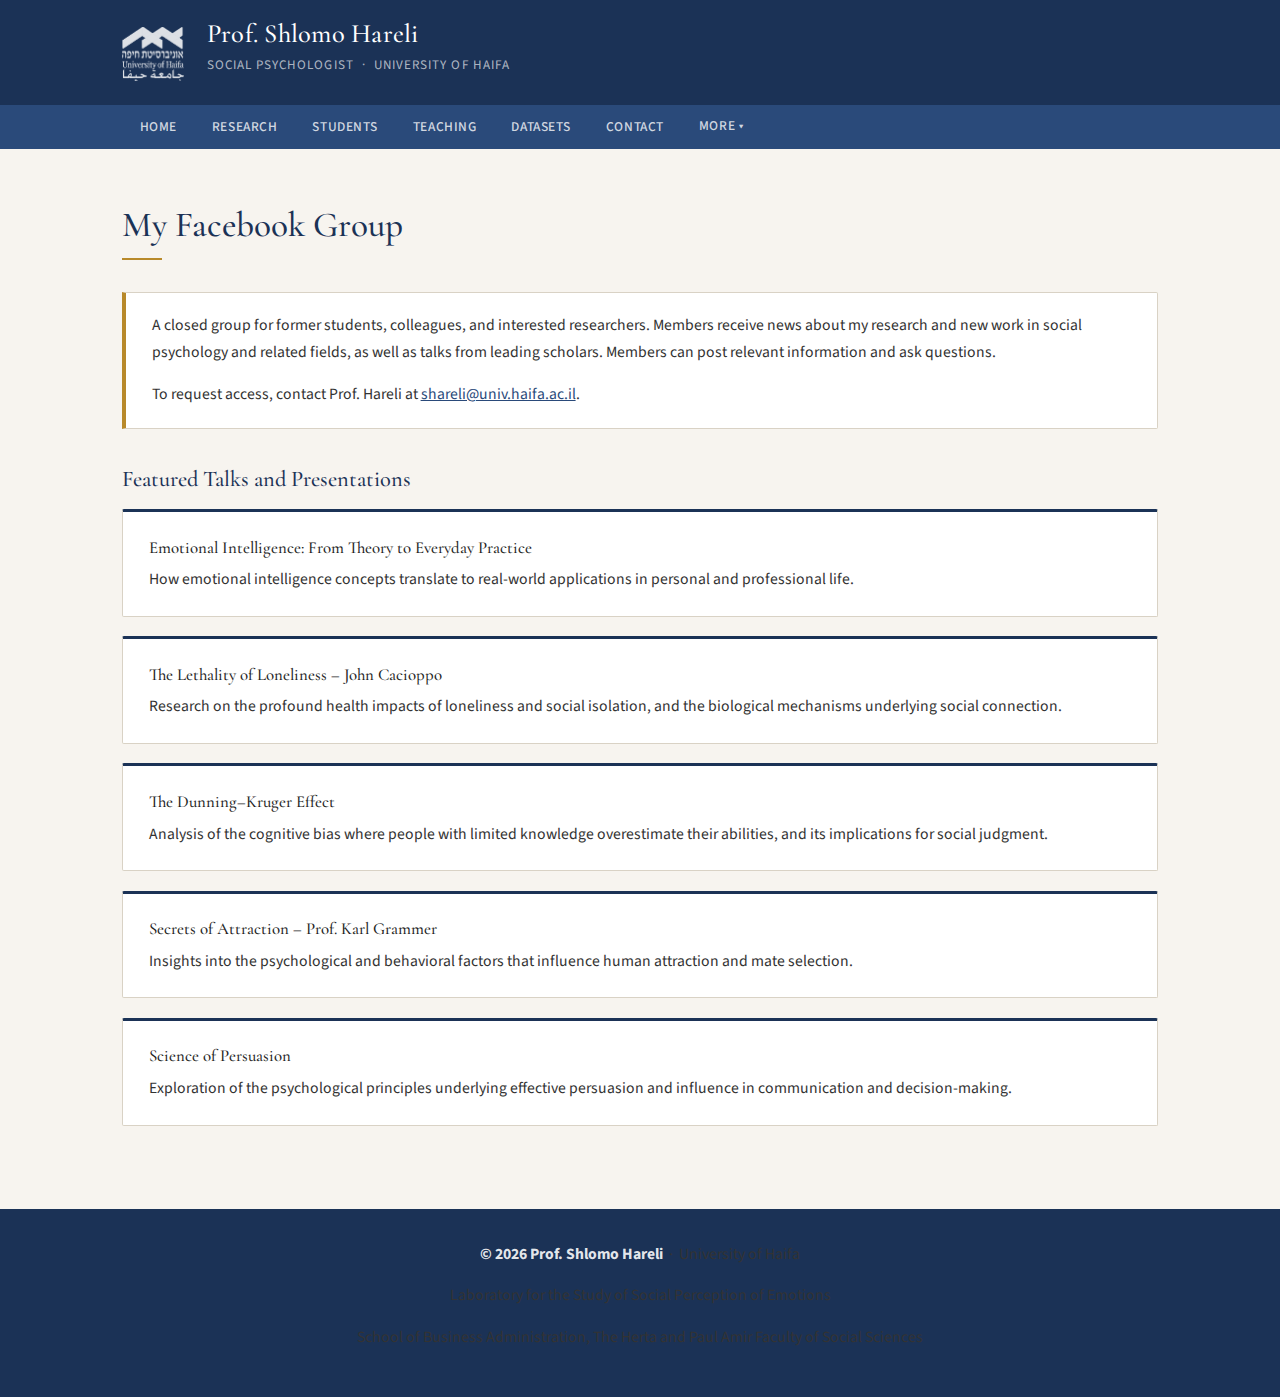
<file: facebook.html>
<!DOCTYPE html>
<html lang="en">
<head>
  <meta charset="UTF-8">
  <meta name="viewport" content="width=device-width, initial-scale=1.0">
  <title>My Facebook Group – Prof. Shlomo Hareli</title>
  <link rel="preconnect" href="https://fonts.googleapis.com">
  <link rel="preconnect" href="https://fonts.gstatic.com" crossorigin>
  <link href="https://fonts.googleapis.com/css2?family=Cormorant+Garamond:ital,wght@0,400;0,500;0,600;1,400;1,500&family=Source+Sans+3:wght@300;400;500;600&display=swap" rel="stylesheet">
  <style>
    *, *::before, *::after { box-sizing: border-box; margin: 0; padding: 0; }
    :root {
      --navy:    #1b3256;
      --navy-lt: #2a4a7a;
      --gold:    #b8892a;
      --gold-lt: #d4a63a;
      --ink:     #1e1e1e;
      --muted:   #5a5a5a;
      --border:  #d9d2c5;
      --bg:      #f7f4ef;
      --card-bg: #ffffff;
      --serif:   'Cormorant Garamond', Georgia, serif;
      --sans:    'Source Sans 3', system-ui, sans-serif;
    }
    html { scroll-behavior: smooth; }
    body { font-family: var(--sans); background: var(--bg); color: var(--ink); line-height: 1.6; font-size: 16px; }
    .site-header { background: var(--navy); color: white; padding: 1.2rem 0 0; }
    .header-inner { max-width: 1100px; margin: 0 auto; padding: 0 2rem; display: flex; align-items: center; gap: 1.4rem; }
    .header-inner img.logo { height: 54px; width: auto; filter: brightness(0) invert(1); opacity: 0.85; }
    .header-text h1 { font-family: var(--serif); font-size: 1.65rem; font-weight: 500; letter-spacing: 0.01em; line-height: 1.2; color: #fff; }
    .header-text .tagline { font-size: 0.82rem; color: rgba(255,255,255,0.65); margin-top: 0.2rem; letter-spacing: 0.08em; text-transform: uppercase; }
    nav { background: var(--navy-lt); margin-top: 1rem; }
    .nav-inner { max-width: 1100px; margin: 0 auto; padding: 0 2rem; display: flex; align-items: stretch; }
    nav a, .dropdown-btn { display: flex; align-items: center; padding: 0.7rem 1.1rem; font-family: var(--sans); font-size: 0.84rem; font-weight: 500; letter-spacing: 0.04em; text-transform: uppercase; text-decoration: none; color: rgba(255,255,255,0.8); transition: background 0.15s, color 0.15s; border: none; background: none; cursor: pointer; white-space: nowrap; }
    nav a:hover, .dropdown-btn:hover { background: rgba(255,255,255,0.1); color: #fff; }
    nav a.active { background: rgba(255,255,255,0.1); border-bottom: 2px solid var(--gold-lt); color: #fff; }
    .dropdown { position: relative; }
    .dropdown-menu { display: none; position: absolute; top: 100%; left: 0; background: var(--navy); min-width: 220px; z-index: 100; box-shadow: 0 4px 16px rgba(0,0,0,0.25); }
    .dropdown:hover .dropdown-menu { display: block; }
    .dropdown-menu a { display: block; padding: 0.6rem 1.2rem; font-size: 0.82rem; text-transform: none; letter-spacing: 0; border-top: 1px solid rgba(255,255,255,0.07); }
    .dropdown-menu a.active { background: rgba(255,255,255,0.1); color: #fff; }
    main { max-width: 1100px; margin: 0 auto; padding: 3rem 2rem 4rem; }
    h1.page-title { font-family: var(--serif); font-size: 2.2rem; font-weight: 500; color: var(--navy); margin-bottom: 0.3rem; }
    .title-rule { width: 40px; height: 2px; background: var(--gold); margin-bottom: 2rem; }
    h2.section-h { font-family: var(--serif); font-size: 1.4rem; font-weight: 500; color: var(--navy); margin: 2rem 0 0.8rem; }
    h3.sub-h { font-family: var(--sans); font-size: 0.88rem; font-weight: 700; letter-spacing: 0.04em; text-transform: uppercase; color: var(--navy); margin: 1.4rem 0 0.5rem; }
    p { font-size: 0.98rem; color: #333; line-height: 1.75; margin-bottom: 0.9em; }
    ul, ol { margin: 0.5em 0 1em 1.5em; }
    li { font-size: 0.97rem; color: #333; line-height: 1.7; margin-bottom: 0.2em; }
    a { color: var(--navy-lt); }
    a:hover { color: var(--gold); }
    strong { color: var(--ink); }
    .card { background: var(--card-bg); border: 1px solid var(--border); border-top: 3px solid var(--navy); padding: 1.4rem 1.6rem; border-radius: 2px; margin-bottom: 1.2rem; }
    .card:hover { border-top-color: var(--gold); box-shadow: 0 4px 14px rgba(0,0,0,0.07); }
    .info-box { background: var(--card-bg); border: 1px solid var(--border); border-left: 4px solid var(--gold); padding: 1.2rem 1.6rem; border-radius: 0 2px 2px 0; margin-bottom: 1.2rem; }
    .btn { display: inline-block; padding: 0.5rem 1.2rem; background: var(--navy); color: #fff; font-size: 0.82rem; font-weight: 600; letter-spacing: 0.04em; text-transform: uppercase; text-decoration: none; border-radius: 2px; transition: background 0.15s; }
    .btn:hover { background: var(--navy-lt); color: #fff; }
    table { width: 100%; border-collapse: collapse; font-size: 0.93rem; }
    thead th { background: var(--navy); color: #fff; padding: 0.7rem 1rem; text-align: left; font-size: 0.8rem; letter-spacing: 0.06em; text-transform: uppercase; font-weight: 600; }
    tbody tr { border-bottom: 1px solid var(--border); }
    tbody tr:hover { background: rgba(27,50,86,0.03); }
    tbody td { padding: 0.7rem 1rem; vertical-align: top; line-height: 1.5; }
    .tag { display: inline-block; font-size: 0.7rem; font-weight: 700; letter-spacing: 0.07em; text-transform: uppercase; padding: 0.15rem 0.55rem; border-radius: 100px; background: var(--navy); color: #fff; margin-bottom: 0.3rem; }
    footer { background: var(--navy); color: rgba(255,255,255,0.65); text-align: center; padding: 2rem; font-size: 0.82rem; line-height: 1.8; }
    footer strong { color: rgba(255,255,255,0.9); }
    @media (max-width: 680px) { .nav-inner { flex-wrap: wrap; } main { padding: 2rem 1.2rem 3rem; } }
</style>
</head>
<body>
<header class="site-header">
  <div class="header-inner">
    <img src="university-logo.png" alt="University of Haifa" class="logo">
    <div class="header-text">
      <h1>Prof. Shlomo Hareli</h1>
      <p class="tagline">Social Psychologist &nbsp;·&nbsp; University of Haifa</p>
    </div>
  </div>
  <nav><div class="nav-inner"><a href="index.html">Home</a>
<a href="research.html">Research</a>
<a href="students.html">Students</a>
<a href="teaching.html">Teaching</a>
<a href="datasets.html">Datasets</a>
<a href="contact.html">Contact</a>
<div class="dropdown"><button class="dropdown-btn">More ▾</button><div class="dropdown-menu"><a href="news.html">In the News and on the Web</a>
<a href="posters.html">Posters at Conferences</a>
<a href="presentations.html">Invited Presentations</a>
<a href="facebook.html" class="active">My Facebook Group</a>
<a href="accessibility.html">Accessibility Statement</a>
</div></div></div></nav>
</header>
<main>
<h1 class="page-title">My Facebook Group</h1>
<div class="title-rule"></div>
<div class="info-box">
  <p>A closed group for former students, colleagues, and interested researchers. Members receive news about my research and new work in social psychology and related fields, as well as talks from leading scholars. Members can post relevant information and ask questions.</p>
  <p style="margin:0;">To request access, contact Prof. Hareli at <a href="mailto:shareli@univ.haifa.ac.il">shareli@univ.haifa.ac.il</a>.</p>
</div>
<h2 class="section-h">Featured Talks and Presentations</h2>
<div class="card"><h3 style="font-family:var(--serif);font-size:1.05rem;font-weight:500;margin-bottom:0.3rem;">Emotional Intelligence: From Theory to Everyday Practice</h3><p style="margin:0;">How emotional intelligence concepts translate to real-world applications in personal and professional life.</p></div>
<div class="card"><h3 style="font-family:var(--serif);font-size:1.05rem;font-weight:500;margin-bottom:0.3rem;">The Lethality of Loneliness – John Cacioppo</h3><p style="margin:0;">Research on the profound health impacts of loneliness and social isolation, and the biological mechanisms underlying social connection.</p></div>
<div class="card"><h3 style="font-family:var(--serif);font-size:1.05rem;font-weight:500;margin-bottom:0.3rem;">The Dunning–Kruger Effect</h3><p style="margin:0;">Analysis of the cognitive bias where people with limited knowledge overestimate their abilities, and its implications for social judgment.</p></div>
<div class="card"><h3 style="font-family:var(--serif);font-size:1.05rem;font-weight:500;margin-bottom:0.3rem;">Secrets of Attraction – Prof. Karl Grammer</h3><p style="margin:0;">Insights into the psychological and behavioral factors that influence human attraction and mate selection.</p></div>
<div class="card"><h3 style="font-family:var(--serif);font-size:1.05rem;font-weight:500;margin-bottom:0.3rem;">Science of Persuasion</h3><p style="margin:0;">Exploration of the psychological principles underlying effective persuasion and influence in communication and decision-making.</p></div>
</main>
<footer>
  <p><strong>© 2026 Prof. Shlomo Hareli</strong> &nbsp;·&nbsp; University of Haifa</p>
  <p>Laboratory for the Study of Social Perception of Emotions</p>
  <p>School of Business Administration, The Herta and Paul Amir Faculty of Social Sciences</p>
</footer>
</body>
</html>
</file>
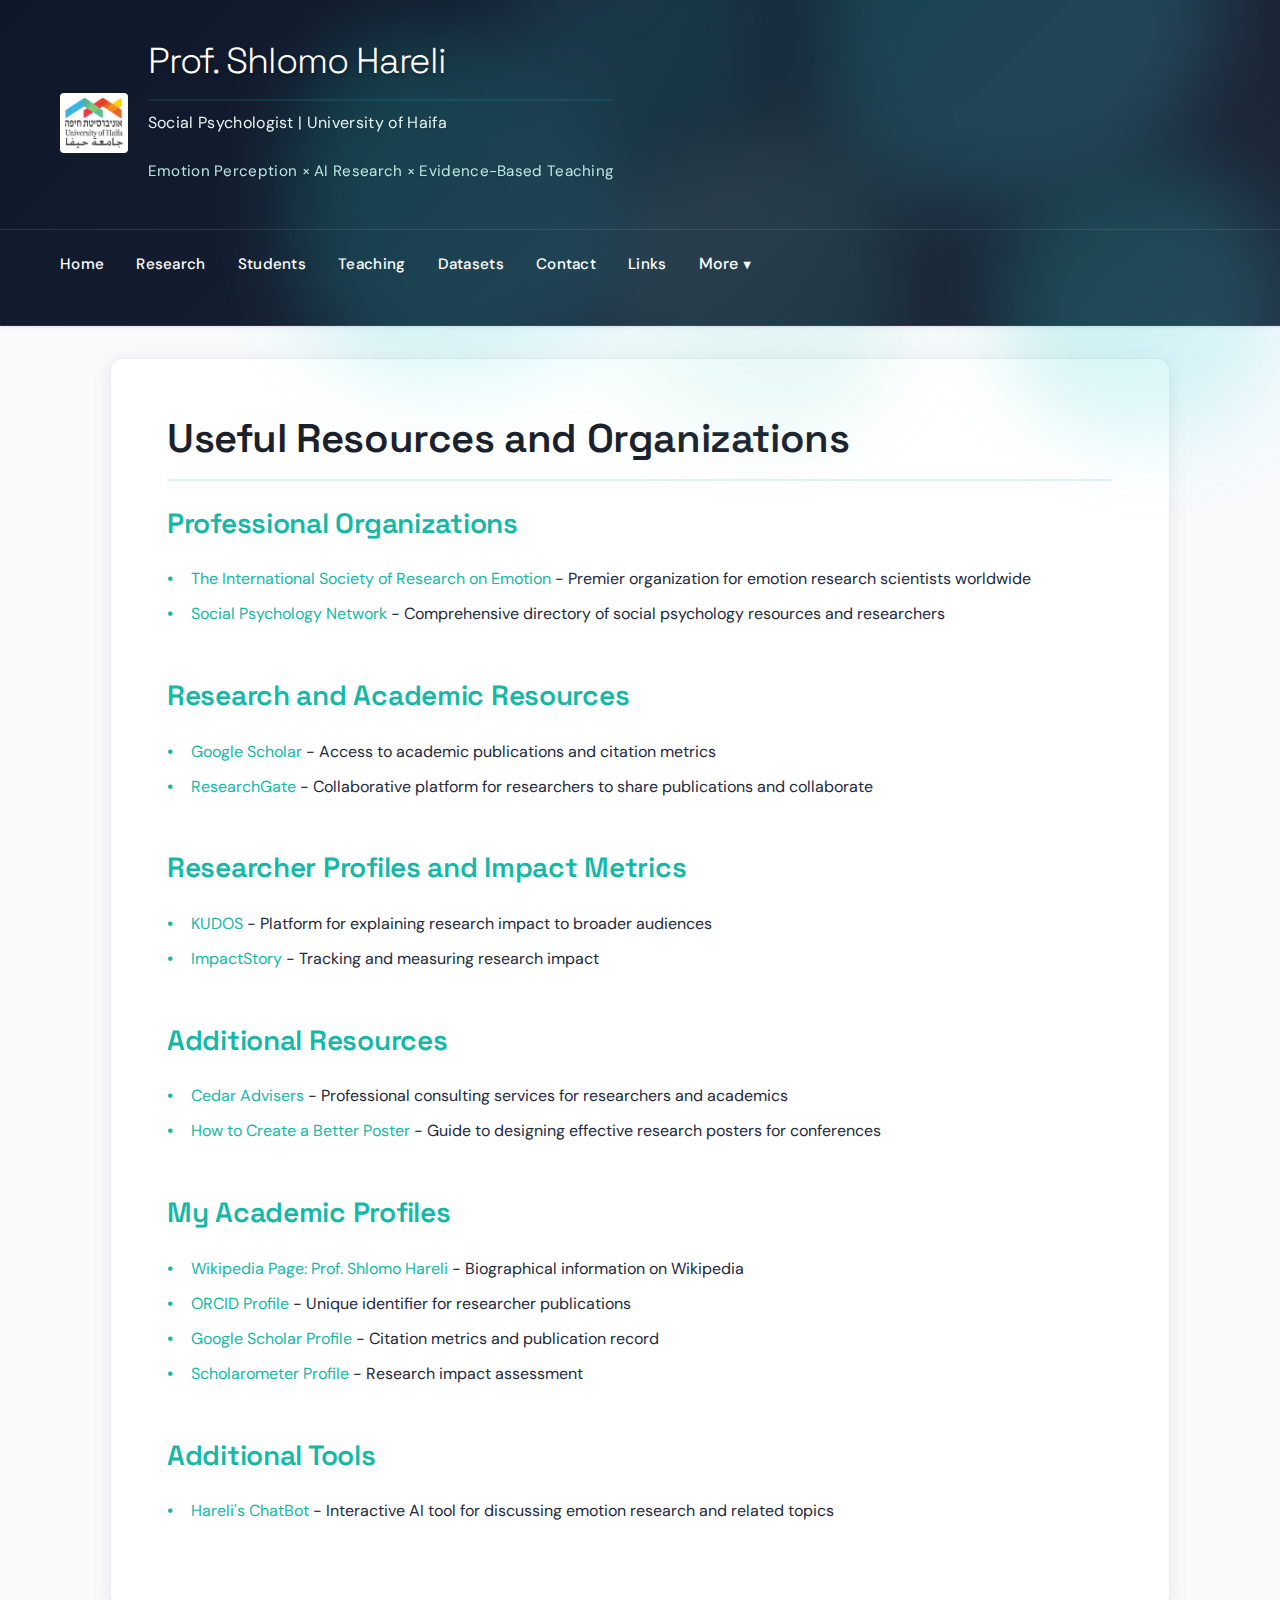
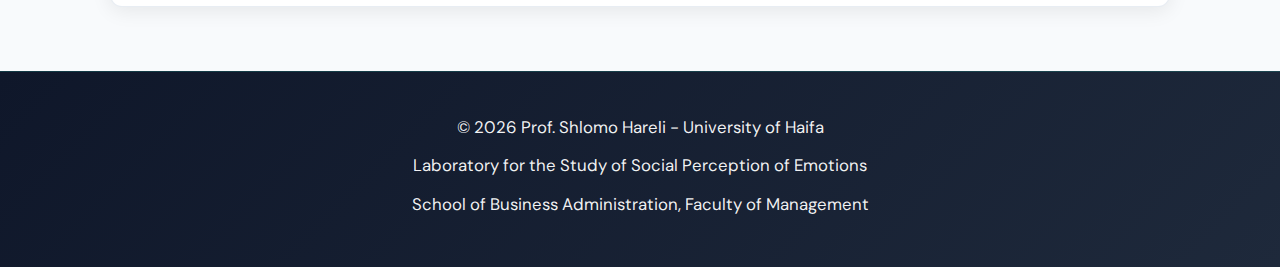
<file: links.html>
<!DOCTYPE html>
<html lang="en">
<head>
    <meta charset="UTF-8">
    <meta name="viewport" content="width=device-width, initial-scale=1.0">
    <title>Prof. Shlomo Hareli - Links</title>
    <link rel="stylesheet" href="style2.css">
    
</head>
<body>
    <header>
        <div class="header-decoration">
            <div class="header-shape"></div>
            <div class="header-shape"></div>
            <div class="header-shape"></div>
            <div class="header-shape"></div>
            <div class="header-shape"></div>
        </div>
        <div class="header-content">
            <div style="display: flex; align-items: center; gap: 20px; flex-wrap: wrap;">
                <img src="university-logo.png" alt="University of Haifa Logo" style="height: 60px; width: auto; background-color: white; padding: 5px; border-radius: 4px;">
                <div>
            <h1>Prof. Shlomo Hareli</h1>
            <p>Social Psychologist | University of Haifa</p>
                    <p class="header-tagline">Emotion Perception × AI Research × Evidence-Based Teaching</p>
                </div>
            </div>
        </div>
        <nav>
            <ul>
                <li><a href="index.html">Home</a></li>
                <li><a href="research.html">Research</a></li>
                <li><a href="students.html">Students</a></li>
                <li><a href="teaching.html">Teaching</a></li>
                <li><a href="datasets.html">Datasets</a></li>
                <li><a href="contact.html">Contact</a></li>
                <li><a href="links.html">Links</a></li>
                
                <li class="dropdown">
                    <button aria-label="More pages menu" aria-expanded="false" aria-haspopup="true">More</button>
                    <div class="dropdown-content" role="menu">
                        <a href="news.html" role="menuitem">In the News and on the Web</a>
                        <a href="posters.html" role="menuitem">Posters at Conferences</a>
                        <a href="presentations.html" role="menuitem">Invited Presentations</a>
                        <a href="accessibility.html" role="menuitem">Accessibility Statement</a>
                    </div>
                </li>
            </ul>
        </nav>
    </header>

    <div class="container">
        <main>
            <h1>Useful Resources and Organizations</h1>

            <section>
                <h2>Professional Organizations</h2>
                <ul class="no-indent">
                    <li><a href="#">The International Society of Research on Emotion</a> - Premier organization for emotion research scientists worldwide</li>
                    <li><a href="#">Social Psychology Network</a> - Comprehensive directory of social psychology resources and researchers</li>
                </ul>
            </section>

            <section>
                <h2>Research and Academic Resources</h2>
                <ul class="no-indent">
                    <li><a href="#">Google Scholar</a> - Access to academic publications and citation metrics</li>
                    <li><a href="#">ResearchGate</a> - Collaborative platform for researchers to share publications and collaborate</li>
                </ul>
            </section>

            <section>
                <h2>Researcher Profiles and Impact Metrics</h2>
                <ul class="no-indent">
                    <li><a href="#">KUDOS</a> - Platform for explaining research impact to broader audiences</li>
                    <li><a href="#">ImpactStory</a> - Tracking and measuring research impact</li>
                </ul>
            </section>

            <section>
                <h2>Additional Resources</h2>
                <ul class="no-indent">
                    <li><a href="#">Cedar Advisers</a> - Professional consulting services for researchers and academics</li>
                    <li><a href="#">How to Create a Better Poster</a> - Guide to designing effective research posters for conferences</li>
                </ul>
            </section>

            <section>
                <h2>My Academic Profiles</h2>
                <ul class="no-indent">
                    <li><a href="https://en.wikipedia.org/wiki/Shlomo_Hareli" target="_blank" rel="noopener noreferrer">Wikipedia Page: Prof. Shlomo Hareli</a> - Biographical information on Wikipedia</li>
                    <li><a href="https://orcid.org/0000-0002-3101-868X" target="_blank" rel="noopener noreferrer">ORCID Profile</a> - Unique identifier for researcher publications</li>
                    <li><a href="https://scholar.google.co.il/citations?user=uIs135cAAAAJ&hl=en" target="_blank" rel="noopener noreferrer">Google Scholar Profile</a> - Citation metrics and publication record</li>
                    <li><a href="https://scholarometer.indiana.edu/#author;uIs135cAAAAJ;0" target="_blank" rel="noopener noreferrer">Scholarometer Profile</a> - Research impact assessment</li>
                </ul>
            </section>

            <section>
                <h2>Additional Tools</h2>
                <ul class="no-indent">
                    <li><a href="https://harelichat.netlify.app/" target="_blank" rel="noopener noreferrer">Hareli's ChatBot</a> - Interactive AI tool for discussing emotion research and related topics</li>
                </ul>
            </section>
        </main>
    </div>

    <footer>
        <p>&copy; 2026 Prof. Shlomo Hareli - University of Haifa</p>
        <p>Laboratory for the Study of Social Perception of Emotions</p>
        <p>School of Business Administration, Faculty of Management</p>
    </footer>
<script>
document.addEventListener('DOMContentLoaded', function() {
    const dropdownButtons = document.querySelectorAll('.dropdown button');
    
    dropdownButtons.forEach(button => {
        button.addEventListener('click', function(e) {
            e.preventDefault();
            const dropdown = this.parentElement;
            const menu = this.nextElementSibling;
            const isExpanded = this.getAttribute('aria-expanded') === 'true';
            
            // Toggle menu
            this.setAttribute('aria-expanded', !isExpanded);
            menu.style.display = isExpanded ? 'none' : 'block';
        });
        
        // Close on Escape key
        button.addEventListener('keydown', function(e) {
            if (e.key === 'Escape') {
                const menu = this.nextElementSibling;
                this.setAttribute('aria-expanded', 'false');
                menu.style.display = 'none';
            }
        });
    });
    
    // Close dropdown when clicking outside
    document.addEventListener('click', function(e) {
        if (!e.target.closest('.dropdown')) {
            document.querySelectorAll('.dropdown button').forEach(button => {
                button.setAttribute('aria-expanded', 'false');
                button.nextElementSibling.style.display = 'none';
            });
        }
    });
});
</script>
</body>
</html>
</file>
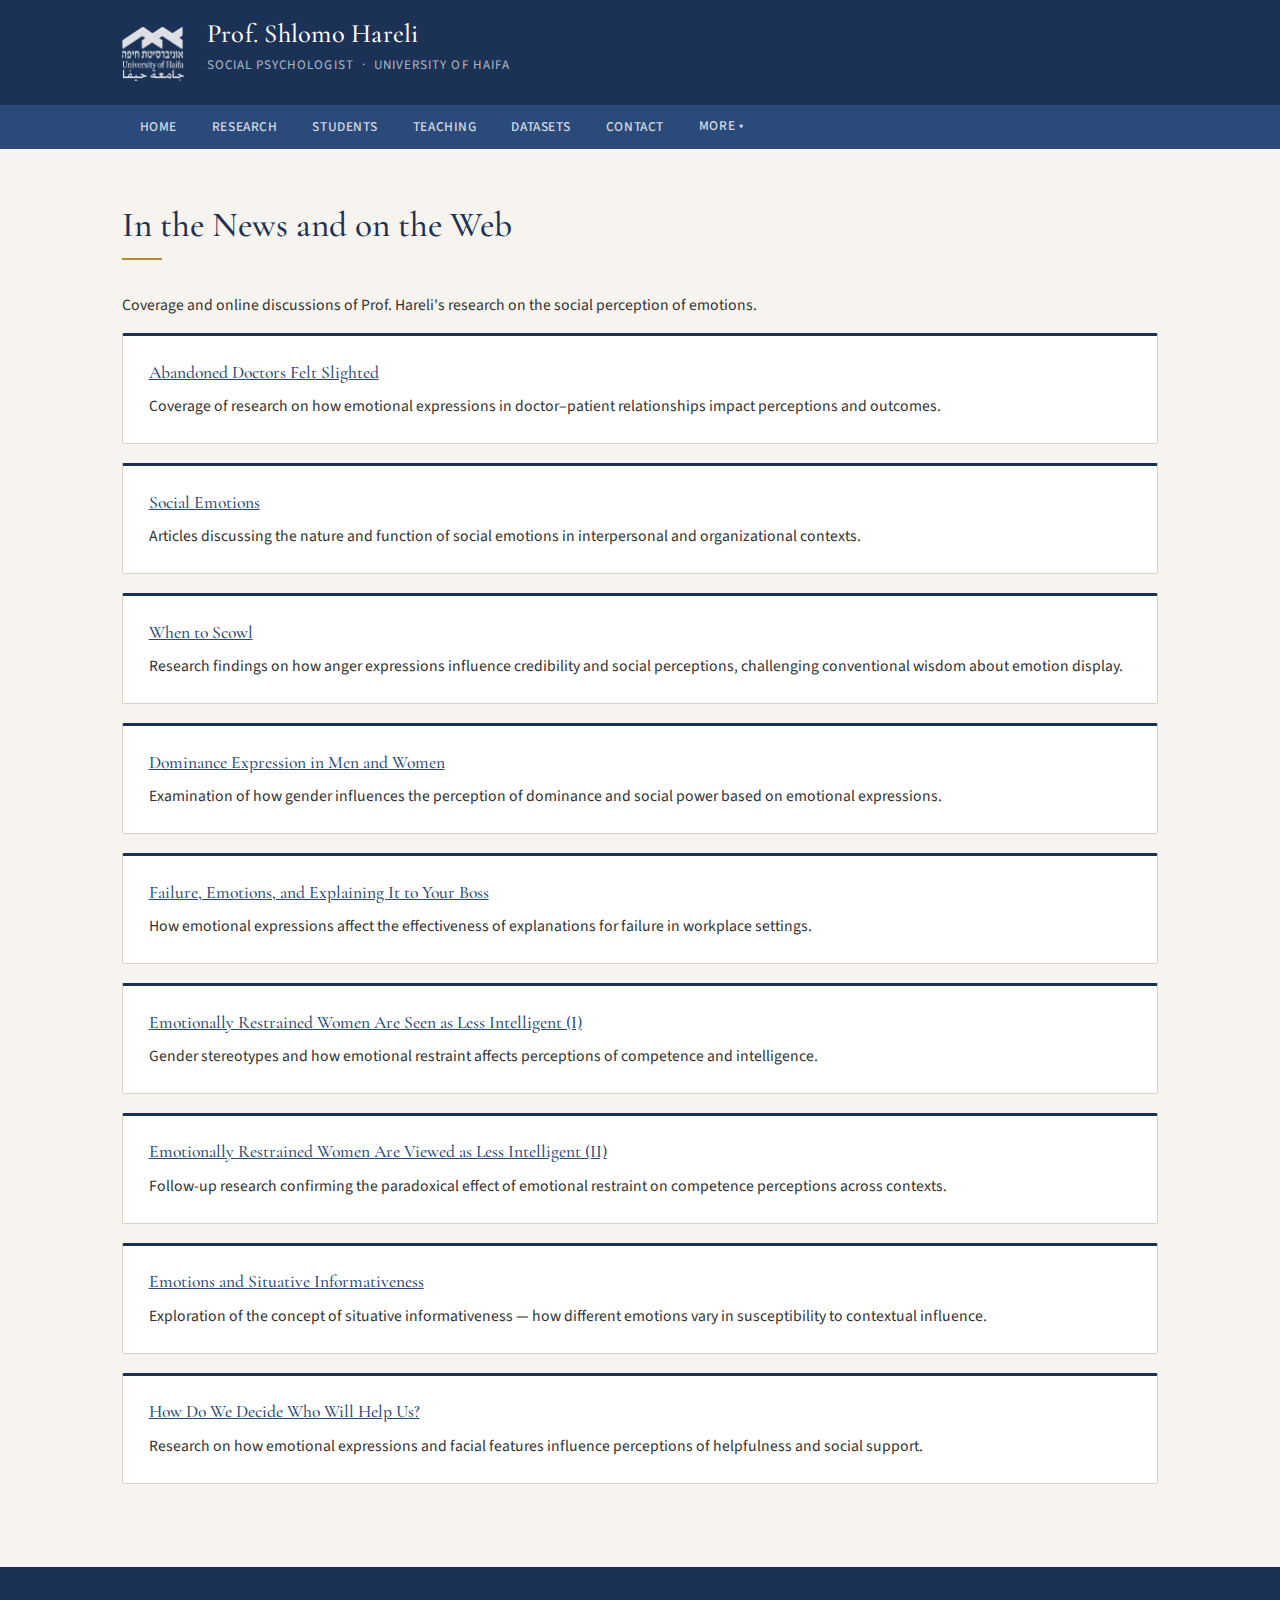
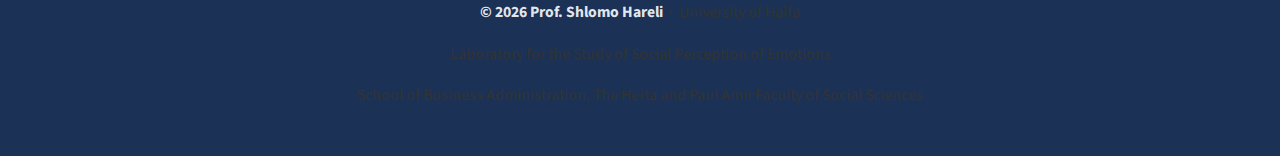
<file: news.html>
<!DOCTYPE html>
<html lang="en">
<head>
  <meta charset="UTF-8">
  <meta name="viewport" content="width=device-width, initial-scale=1.0">
  <title>In the News – Prof. Shlomo Hareli</title>
  <link rel="preconnect" href="https://fonts.googleapis.com">
  <link rel="preconnect" href="https://fonts.gstatic.com" crossorigin>
  <link href="https://fonts.googleapis.com/css2?family=Cormorant+Garamond:ital,wght@0,400;0,500;0,600;1,400;1,500&family=Source+Sans+3:wght@300;400;500;600&display=swap" rel="stylesheet">
  <style>
    *, *::before, *::after { box-sizing: border-box; margin: 0; padding: 0; }
    :root {
      --navy:    #1b3256;
      --navy-lt: #2a4a7a;
      --gold:    #b8892a;
      --gold-lt: #d4a63a;
      --ink:     #1e1e1e;
      --muted:   #5a5a5a;
      --border:  #d9d2c5;
      --bg:      #f7f4ef;
      --card-bg: #ffffff;
      --serif:   'Cormorant Garamond', Georgia, serif;
      --sans:    'Source Sans 3', system-ui, sans-serif;
    }
    html { scroll-behavior: smooth; }
    body { font-family: var(--sans); background: var(--bg); color: var(--ink); line-height: 1.6; font-size: 16px; }
    .site-header { background: var(--navy); color: white; padding: 1.2rem 0 0; }
    .header-inner { max-width: 1100px; margin: 0 auto; padding: 0 2rem; display: flex; align-items: center; gap: 1.4rem; }
    .header-inner img.logo { height: 54px; width: auto; filter: brightness(0) invert(1); opacity: 0.85; }
    .header-text h1 { font-family: var(--serif); font-size: 1.65rem; font-weight: 500; letter-spacing: 0.01em; line-height: 1.2; color: #fff; }
    .header-text .tagline { font-size: 0.82rem; color: rgba(255,255,255,0.65); margin-top: 0.2rem; letter-spacing: 0.08em; text-transform: uppercase; }
    nav { background: var(--navy-lt); margin-top: 1rem; }
    .nav-inner { max-width: 1100px; margin: 0 auto; padding: 0 2rem; display: flex; align-items: stretch; }
    nav a, .dropdown-btn { display: flex; align-items: center; padding: 0.7rem 1.1rem; font-family: var(--sans); font-size: 0.84rem; font-weight: 500; letter-spacing: 0.04em; text-transform: uppercase; text-decoration: none; color: rgba(255,255,255,0.8); transition: background 0.15s, color 0.15s; border: none; background: none; cursor: pointer; white-space: nowrap; }
    nav a:hover, .dropdown-btn:hover { background: rgba(255,255,255,0.1); color: #fff; }
    nav a.active { background: rgba(255,255,255,0.1); border-bottom: 2px solid var(--gold-lt); color: #fff; }
    .dropdown { position: relative; }
    .dropdown-menu { display: none; position: absolute; top: 100%; left: 0; background: var(--navy); min-width: 220px; z-index: 100; box-shadow: 0 4px 16px rgba(0,0,0,0.25); }
    .dropdown:hover .dropdown-menu { display: block; }
    .dropdown-menu a { display: block; padding: 0.6rem 1.2rem; font-size: 0.82rem; text-transform: none; letter-spacing: 0; border-top: 1px solid rgba(255,255,255,0.07); }
    .dropdown-menu a.active { background: rgba(255,255,255,0.1); color: #fff; }
    main { max-width: 1100px; margin: 0 auto; padding: 3rem 2rem 4rem; }
    h1.page-title { font-family: var(--serif); font-size: 2.2rem; font-weight: 500; color: var(--navy); margin-bottom: 0.3rem; }
    .title-rule { width: 40px; height: 2px; background: var(--gold); margin-bottom: 2rem; }
    h2.section-h { font-family: var(--serif); font-size: 1.4rem; font-weight: 500; color: var(--navy); margin: 2rem 0 0.8rem; }
    h3.sub-h { font-family: var(--sans); font-size: 0.88rem; font-weight: 700; letter-spacing: 0.04em; text-transform: uppercase; color: var(--navy); margin: 1.4rem 0 0.5rem; }
    p { font-size: 0.98rem; color: #333; line-height: 1.75; margin-bottom: 0.9em; }
    ul, ol { margin: 0.5em 0 1em 1.5em; }
    li { font-size: 0.97rem; color: #333; line-height: 1.7; margin-bottom: 0.2em; }
    a { color: var(--navy-lt); }
    a:hover { color: var(--gold); }
    strong { color: var(--ink); }
    .card { background: var(--card-bg); border: 1px solid var(--border); border-top: 3px solid var(--navy); padding: 1.4rem 1.6rem; border-radius: 2px; margin-bottom: 1.2rem; }
    .card:hover { border-top-color: var(--gold); box-shadow: 0 4px 14px rgba(0,0,0,0.07); }
    .info-box { background: var(--card-bg); border: 1px solid var(--border); border-left: 4px solid var(--gold); padding: 1.2rem 1.6rem; border-radius: 0 2px 2px 0; margin-bottom: 1.2rem; }
    .btn { display: inline-block; padding: 0.5rem 1.2rem; background: var(--navy); color: #fff; font-size: 0.82rem; font-weight: 600; letter-spacing: 0.04em; text-transform: uppercase; text-decoration: none; border-radius: 2px; transition: background 0.15s; }
    .btn:hover { background: var(--navy-lt); color: #fff; }
    table { width: 100%; border-collapse: collapse; font-size: 0.93rem; }
    thead th { background: var(--navy); color: #fff; padding: 0.7rem 1rem; text-align: left; font-size: 0.8rem; letter-spacing: 0.06em; text-transform: uppercase; font-weight: 600; }
    tbody tr { border-bottom: 1px solid var(--border); }
    tbody tr:hover { background: rgba(27,50,86,0.03); }
    tbody td { padding: 0.7rem 1rem; vertical-align: top; line-height: 1.5; }
    .tag { display: inline-block; font-size: 0.7rem; font-weight: 700; letter-spacing: 0.07em; text-transform: uppercase; padding: 0.15rem 0.55rem; border-radius: 100px; background: var(--navy); color: #fff; margin-bottom: 0.3rem; }
    footer { background: var(--navy); color: rgba(255,255,255,0.65); text-align: center; padding: 2rem; font-size: 0.82rem; line-height: 1.8; }
    footer strong { color: rgba(255,255,255,0.9); }
    @media (max-width: 680px) { .nav-inner { flex-wrap: wrap; } main { padding: 2rem 1.2rem 3rem; } }
</style>
</head>
<body>
<header class="site-header">
  <div class="header-inner">
    <img src="university-logo.png" alt="University of Haifa" class="logo">
    <div class="header-text">
      <h1>Prof. Shlomo Hareli</h1>
      <p class="tagline">Social Psychologist &nbsp;·&nbsp; University of Haifa</p>
    </div>
  </div>
  <nav><div class="nav-inner"><a href="index.html">Home</a>
<a href="research.html">Research</a>
<a href="students.html">Students</a>
<a href="teaching.html">Teaching</a>
<a href="datasets.html">Datasets</a>
<a href="contact.html">Contact</a>
<div class="dropdown"><button class="dropdown-btn">More ▾</button><div class="dropdown-menu"><a href="news.html" class="active">In the News and on the Web</a>
<a href="posters.html">Posters at Conferences</a>
<a href="presentations.html">Invited Presentations</a>
<a href="facebook.html">My Facebook Group</a>
<a href="accessibility.html">Accessibility Statement</a>
</div></div></div></nav>
</header>
<main>
<h1 class="page-title">In the News and on the Web</h1>
<div class="title-rule"></div>
<p>Coverage and online discussions of Prof. Hareli's research on the social perception of emotions.</p>
<div class="card"><h3 style="font-family:var(--serif);font-size:1.1rem;font-weight:500;margin-bottom:0.4rem;"><a href="https://www.jpost.com/Health-and-Sci-Tech/Health/Health-Scan-Abandoned-doctors-feel-slighted" target="_blank" rel="noopener">Abandoned Doctors Felt Slighted</a></h3><p style="margin:0;">Coverage of research on how emotional expressions in doctor–patient relationships impact perceptions and outcomes.</p></div>
<div class="card"><h3 style="font-family:var(--serif);font-size:1.1rem;font-weight:500;margin-bottom:0.4rem;"><a href="https://en.wikipedia.org/wiki/Social_emotions" target="_blank" rel="noopener">Social Emotions</a></h3><p style="margin:0;">Articles discussing the nature and function of social emotions in interpersonal and organizational contexts.</p></div>
<div class="card"><h3 style="font-family:var(--serif);font-size:1.1rem;font-weight:500;margin-bottom:0.4rem;"><a href="https://www.bps.org.uk/research-digest/when-scowl" target="_blank" rel="noopener">When to Scowl</a></h3><p style="margin:0;">Research findings on how anger expressions influence credibility and social perceptions, challenging conventional wisdom about emotion display.</p></div>
<div class="card"><h3 style="font-family:var(--serif);font-size:1.1rem;font-weight:500;margin-bottom:0.4rem;"><a href="http://bodylanguageproject.com/articles/dominance-expression-conveyed-different-facial-expressions-men-women/" target="_blank" rel="noopener">Dominance Expression in Men and Women</a></h3><p style="margin:0;">Examination of how gender influences the perception of dominance and social power based on emotional expressions.</p></div>
<div class="card"><h3 style="font-family:var(--serif);font-size:1.1rem;font-weight:500;margin-bottom:0.4rem;"><a href="https://www.psychologicalscience.org/news/minds-business/failure-emotions-and-explaining-it-to-your-boss.html" target="_blank" rel="noopener">Failure, Emotions, and Explaining It to Your Boss</a></h3><p style="margin:0;">How emotional expressions affect the effectiveness of explanations for failure in workplace settings.</p></div>
<div class="card"><h3 style="font-family:var(--serif);font-size:1.1rem;font-weight:500;margin-bottom:0.4rem;"><a href="https://archive.thinkprogress.org/women-who-show-emotional-restraint-are-seen-as-less-intelligent-fakers-8d7652115b84/" target="_blank" rel="noopener">Emotionally Restrained Women Are Seen as Less Intelligent (I)</a></h3><p style="margin:0;">Gender stereotypes and how emotional restraint affects perceptions of competence and intelligence.</p></div>
<div class="card"><h3 style="font-family:var(--serif);font-size:1.1rem;font-weight:500;margin-bottom:0.4rem;"><a href="https://psmag.com/social-justice/emotionally-restrained-women-viewed-as-less-intelligent" target="_blank" rel="noopener">Emotionally Restrained Women Are Viewed as Less Intelligent (II)</a></h3><p style="margin:0;">Follow-up research confirming the paradoxical effect of emotional restraint on competence perceptions across contexts.</p></div>
<div class="card"><h3 style="font-family:var(--serif);font-size:1.1rem;font-weight:500;margin-bottom:0.4rem;"><a href="https://link.growkudos.com/19j8kgkkykg" target="_blank" rel="noopener">Emotions and Situative Informativeness</a></h3><p style="margin:0;">Exploration of the concept of situative informativeness — how different emotions vary in susceptibility to contextual influence.</p></div>
<div class="card"><h3 style="font-family:var(--serif);font-size:1.1rem;font-weight:500;margin-bottom:0.4rem;"><a href="https://www.spsp.org/news-center/blog/hareli-smoly-hess-dominant-submissive-appearance" target="_blank" rel="noopener">How Do We Decide Who Will Help Us?</a></h3><p style="margin:0;">Research on how emotional expressions and facial features influence perceptions of helpfulness and social support.</p></div>
</main>
<footer>
  <p><strong>© 2026 Prof. Shlomo Hareli</strong> &nbsp;·&nbsp; University of Haifa</p>
  <p>Laboratory for the Study of Social Perception of Emotions</p>
  <p>School of Business Administration, The Herta and Paul Amir Faculty of Social Sciences</p>
</footer>
</body>
</html>
</file>
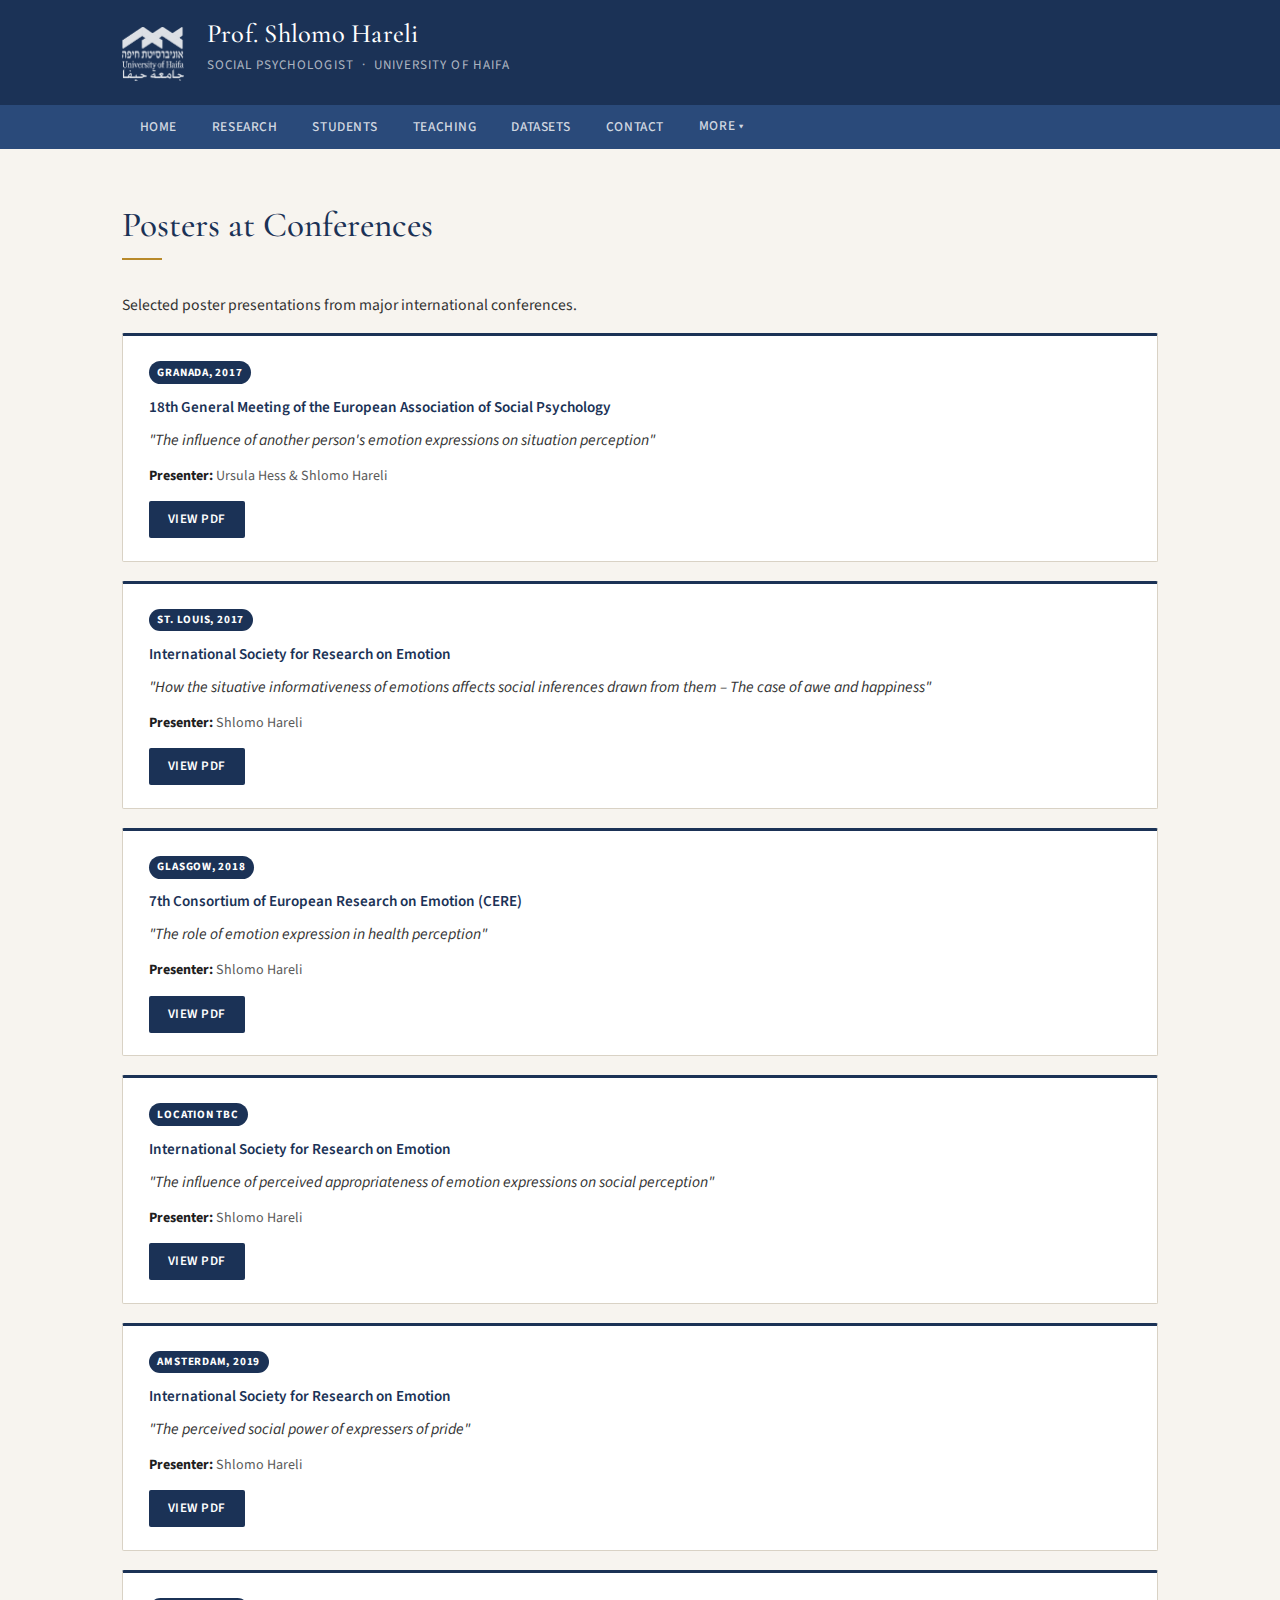
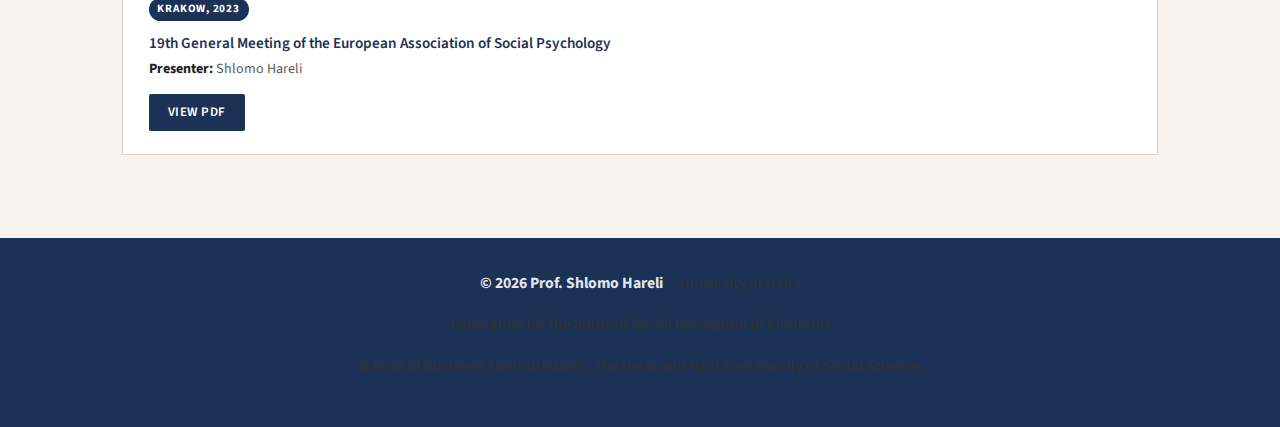
<file: posters.html>
<!DOCTYPE html>
<html lang="en">
<head>
  <meta charset="UTF-8">
  <meta name="viewport" content="width=device-width, initial-scale=1.0">
  <title>Posters at Conferences – Prof. Shlomo Hareli</title>
  <link rel="preconnect" href="https://fonts.googleapis.com">
  <link rel="preconnect" href="https://fonts.gstatic.com" crossorigin>
  <link href="https://fonts.googleapis.com/css2?family=Cormorant+Garamond:ital,wght@0,400;0,500;0,600;1,400;1,500&family=Source+Sans+3:wght@300;400;500;600&display=swap" rel="stylesheet">
  <style>
    *, *::before, *::after { box-sizing: border-box; margin: 0; padding: 0; }
    :root {
      --navy:    #1b3256;
      --navy-lt: #2a4a7a;
      --gold:    #b8892a;
      --gold-lt: #d4a63a;
      --ink:     #1e1e1e;
      --muted:   #5a5a5a;
      --border:  #d9d2c5;
      --bg:      #f7f4ef;
      --card-bg: #ffffff;
      --serif:   'Cormorant Garamond', Georgia, serif;
      --sans:    'Source Sans 3', system-ui, sans-serif;
    }
    html { scroll-behavior: smooth; }
    body { font-family: var(--sans); background: var(--bg); color: var(--ink); line-height: 1.6; font-size: 16px; }
    .site-header { background: var(--navy); color: white; padding: 1.2rem 0 0; }
    .header-inner { max-width: 1100px; margin: 0 auto; padding: 0 2rem; display: flex; align-items: center; gap: 1.4rem; }
    .header-inner img.logo { height: 54px; width: auto; filter: brightness(0) invert(1); opacity: 0.85; }
    .header-text h1 { font-family: var(--serif); font-size: 1.65rem; font-weight: 500; letter-spacing: 0.01em; line-height: 1.2; color: #fff; }
    .header-text .tagline { font-size: 0.82rem; color: rgba(255,255,255,0.65); margin-top: 0.2rem; letter-spacing: 0.08em; text-transform: uppercase; }
    nav { background: var(--navy-lt); margin-top: 1rem; }
    .nav-inner { max-width: 1100px; margin: 0 auto; padding: 0 2rem; display: flex; align-items: stretch; }
    nav a, .dropdown-btn { display: flex; align-items: center; padding: 0.7rem 1.1rem; font-family: var(--sans); font-size: 0.84rem; font-weight: 500; letter-spacing: 0.04em; text-transform: uppercase; text-decoration: none; color: rgba(255,255,255,0.8); transition: background 0.15s, color 0.15s; border: none; background: none; cursor: pointer; white-space: nowrap; }
    nav a:hover, .dropdown-btn:hover { background: rgba(255,255,255,0.1); color: #fff; }
    nav a.active { background: rgba(255,255,255,0.1); border-bottom: 2px solid var(--gold-lt); color: #fff; }
    .dropdown { position: relative; }
    .dropdown-menu { display: none; position: absolute; top: 100%; left: 0; background: var(--navy); min-width: 220px; z-index: 100; box-shadow: 0 4px 16px rgba(0,0,0,0.25); }
    .dropdown:hover .dropdown-menu { display: block; }
    .dropdown-menu a { display: block; padding: 0.6rem 1.2rem; font-size: 0.82rem; text-transform: none; letter-spacing: 0; border-top: 1px solid rgba(255,255,255,0.07); }
    .dropdown-menu a.active { background: rgba(255,255,255,0.1); color: #fff; }
    main { max-width: 1100px; margin: 0 auto; padding: 3rem 2rem 4rem; }
    h1.page-title { font-family: var(--serif); font-size: 2.2rem; font-weight: 500; color: var(--navy); margin-bottom: 0.3rem; }
    .title-rule { width: 40px; height: 2px; background: var(--gold); margin-bottom: 2rem; }
    h2.section-h { font-family: var(--serif); font-size: 1.4rem; font-weight: 500; color: var(--navy); margin: 2rem 0 0.8rem; }
    h3.sub-h { font-family: var(--sans); font-size: 0.88rem; font-weight: 700; letter-spacing: 0.04em; text-transform: uppercase; color: var(--navy); margin: 1.4rem 0 0.5rem; }
    p { font-size: 0.98rem; color: #333; line-height: 1.75; margin-bottom: 0.9em; }
    ul, ol { margin: 0.5em 0 1em 1.5em; }
    li { font-size: 0.97rem; color: #333; line-height: 1.7; margin-bottom: 0.2em; }
    a { color: var(--navy-lt); }
    a:hover { color: var(--gold); }
    strong { color: var(--ink); }
    .card { background: var(--card-bg); border: 1px solid var(--border); border-top: 3px solid var(--navy); padding: 1.4rem 1.6rem; border-radius: 2px; margin-bottom: 1.2rem; }
    .card:hover { border-top-color: var(--gold); box-shadow: 0 4px 14px rgba(0,0,0,0.07); }
    .info-box { background: var(--card-bg); border: 1px solid var(--border); border-left: 4px solid var(--gold); padding: 1.2rem 1.6rem; border-radius: 0 2px 2px 0; margin-bottom: 1.2rem; }
    .btn { display: inline-block; padding: 0.5rem 1.2rem; background: var(--navy); color: #fff; font-size: 0.82rem; font-weight: 600; letter-spacing: 0.04em; text-transform: uppercase; text-decoration: none; border-radius: 2px; transition: background 0.15s; }
    .btn:hover { background: var(--navy-lt); color: #fff; }
    table { width: 100%; border-collapse: collapse; font-size: 0.93rem; }
    thead th { background: var(--navy); color: #fff; padding: 0.7rem 1rem; text-align: left; font-size: 0.8rem; letter-spacing: 0.06em; text-transform: uppercase; font-weight: 600; }
    tbody tr { border-bottom: 1px solid var(--border); }
    tbody tr:hover { background: rgba(27,50,86,0.03); }
    tbody td { padding: 0.7rem 1rem; vertical-align: top; line-height: 1.5; }
    .tag { display: inline-block; font-size: 0.7rem; font-weight: 700; letter-spacing: 0.07em; text-transform: uppercase; padding: 0.15rem 0.55rem; border-radius: 100px; background: var(--navy); color: #fff; margin-bottom: 0.3rem; }
    footer { background: var(--navy); color: rgba(255,255,255,0.65); text-align: center; padding: 2rem; font-size: 0.82rem; line-height: 1.8; }
    footer strong { color: rgba(255,255,255,0.9); }
    @media (max-width: 680px) { .nav-inner { flex-wrap: wrap; } main { padding: 2rem 1.2rem 3rem; } }
</style>
</head>
<body>
<header class="site-header">
  <div class="header-inner">
    <img src="university-logo.png" alt="University of Haifa" class="logo">
    <div class="header-text">
      <h1>Prof. Shlomo Hareli</h1>
      <p class="tagline">Social Psychologist &nbsp;·&nbsp; University of Haifa</p>
    </div>
  </div>
  <nav><div class="nav-inner"><a href="index.html">Home</a>
<a href="research.html">Research</a>
<a href="students.html">Students</a>
<a href="teaching.html">Teaching</a>
<a href="datasets.html">Datasets</a>
<a href="contact.html">Contact</a>
<div class="dropdown"><button class="dropdown-btn">More ▾</button><div class="dropdown-menu"><a href="news.html">In the News and on the Web</a>
<a href="posters.html" class="active">Posters at Conferences</a>
<a href="presentations.html">Invited Presentations</a>
<a href="facebook.html">My Facebook Group</a>
<a href="accessibility.html">Accessibility Statement</a>
</div></div></div></nav>
</header>
<main>
<h1 class="page-title">Posters at Conferences</h1>
<div class="title-rule"></div>
<p>Selected poster presentations from major international conferences.</p>
<div class="card">
  <span class="tag">Granada, 2017</span>
  <p style="font-weight:600;font-size:0.95rem;margin:0.3rem 0 0;color:var(--navy);">18th General Meeting of the European Association of Social Psychology</p>
  <p style="font-style:italic;margin:0.4rem 0 0.6rem;">"The influence of another person's emotion expressions on situation perception"</p>
  <p style="font-size:0.88rem;color:var(--muted);margin:0 0 0.8rem;"><strong>Presenter:</strong> Ursula Hess &amp; Shlomo Hareli</p>
  <a href="https://drive.google.com/file/d/1P-395m3_eu38Kzppcytj6X_rDldixCVx/view?usp=drive_link" target="_blank" rel="noopener" class="btn">View PDF</a>
</div><div class="card">
  <span class="tag">St. Louis, 2017</span>
  <p style="font-weight:600;font-size:0.95rem;margin:0.3rem 0 0;color:var(--navy);">International Society for Research on Emotion</p>
  <p style="font-style:italic;margin:0.4rem 0 0.6rem;">"How the situative informativeness of emotions affects social inferences drawn from them – The case of awe and happiness"</p>
  <p style="font-size:0.88rem;color:var(--muted);margin:0 0 0.8rem;"><strong>Presenter:</strong> Shlomo Hareli</p>
  <a href="https://drive.google.com/file/d/1lpRw-tEXIwtoC3sRTzmKbwO9w_BTEzvE/view?usp=drive_link" target="_blank" rel="noopener" class="btn">View PDF</a>
</div><div class="card">
  <span class="tag">Glasgow, 2018</span>
  <p style="font-weight:600;font-size:0.95rem;margin:0.3rem 0 0;color:var(--navy);">7th Consortium of European Research on Emotion (CERE)</p>
  <p style="font-style:italic;margin:0.4rem 0 0.6rem;">"The role of emotion expression in health perception"</p>
  <p style="font-size:0.88rem;color:var(--muted);margin:0 0 0.8rem;"><strong>Presenter:</strong> Shlomo Hareli</p>
  <a href="https://drive.google.com/file/d/1tUdh6LnO7gLKW2d7tkYHgtd6lOyfyE9I/view?usp=drive_link" target="_blank" rel="noopener" class="btn">View PDF</a>
</div><div class="card">
  <span class="tag">Location TBC</span>
  <p style="font-weight:600;font-size:0.95rem;margin:0.3rem 0 0;color:var(--navy);">International Society for Research on Emotion</p>
  <p style="font-style:italic;margin:0.4rem 0 0.6rem;">"The influence of perceived appropriateness of emotion expressions on social perception"</p>
  <p style="font-size:0.88rem;color:var(--muted);margin:0 0 0.8rem;"><strong>Presenter:</strong> Shlomo Hareli</p>
  <a href="https://drive.google.com/file/d/1wrJ6w4Oct2mF0X8kF4f0asFGCHQv34TH/view?usp=drive_link" target="_blank" rel="noopener" class="btn">View PDF</a>
</div><div class="card">
  <span class="tag">Amsterdam, 2019</span>
  <p style="font-weight:600;font-size:0.95rem;margin:0.3rem 0 0;color:var(--navy);">International Society for Research on Emotion</p>
  <p style="font-style:italic;margin:0.4rem 0 0.6rem;">"The perceived social power of expressers of pride"</p>
  <p style="font-size:0.88rem;color:var(--muted);margin:0 0 0.8rem;"><strong>Presenter:</strong> Shlomo Hareli</p>
  <a href="https://drive.google.com/file/d/15lJ44jQCggp21URzdzEsGnSVxLxUpiW9/view?usp=drive_link" target="_blank" rel="noopener" class="btn">View PDF</a>
</div><div class="card">
  <span class="tag">Krakow, 2023</span>
  <p style="font-weight:600;font-size:0.95rem;margin:0.3rem 0 0;color:var(--navy);">19th General Meeting of the European Association of Social Psychology</p>
  
  <p style="font-size:0.88rem;color:var(--muted);margin:0 0 0.8rem;"><strong>Presenter:</strong> Shlomo Hareli</p>
  <a href="https://drive.google.com/file/d/1ytyOqTMzsQ-ODpzVuRnViLzJQpVfmKzi/view?usp=drive_link" target="_blank" rel="noopener" class="btn">View PDF</a>
</div>
</main>
<footer>
  <p><strong>© 2026 Prof. Shlomo Hareli</strong> &nbsp;·&nbsp; University of Haifa</p>
  <p>Laboratory for the Study of Social Perception of Emotions</p>
  <p>School of Business Administration, The Herta and Paul Amir Faculty of Social Sciences</p>
</footer>
</body>
</html>
</file>
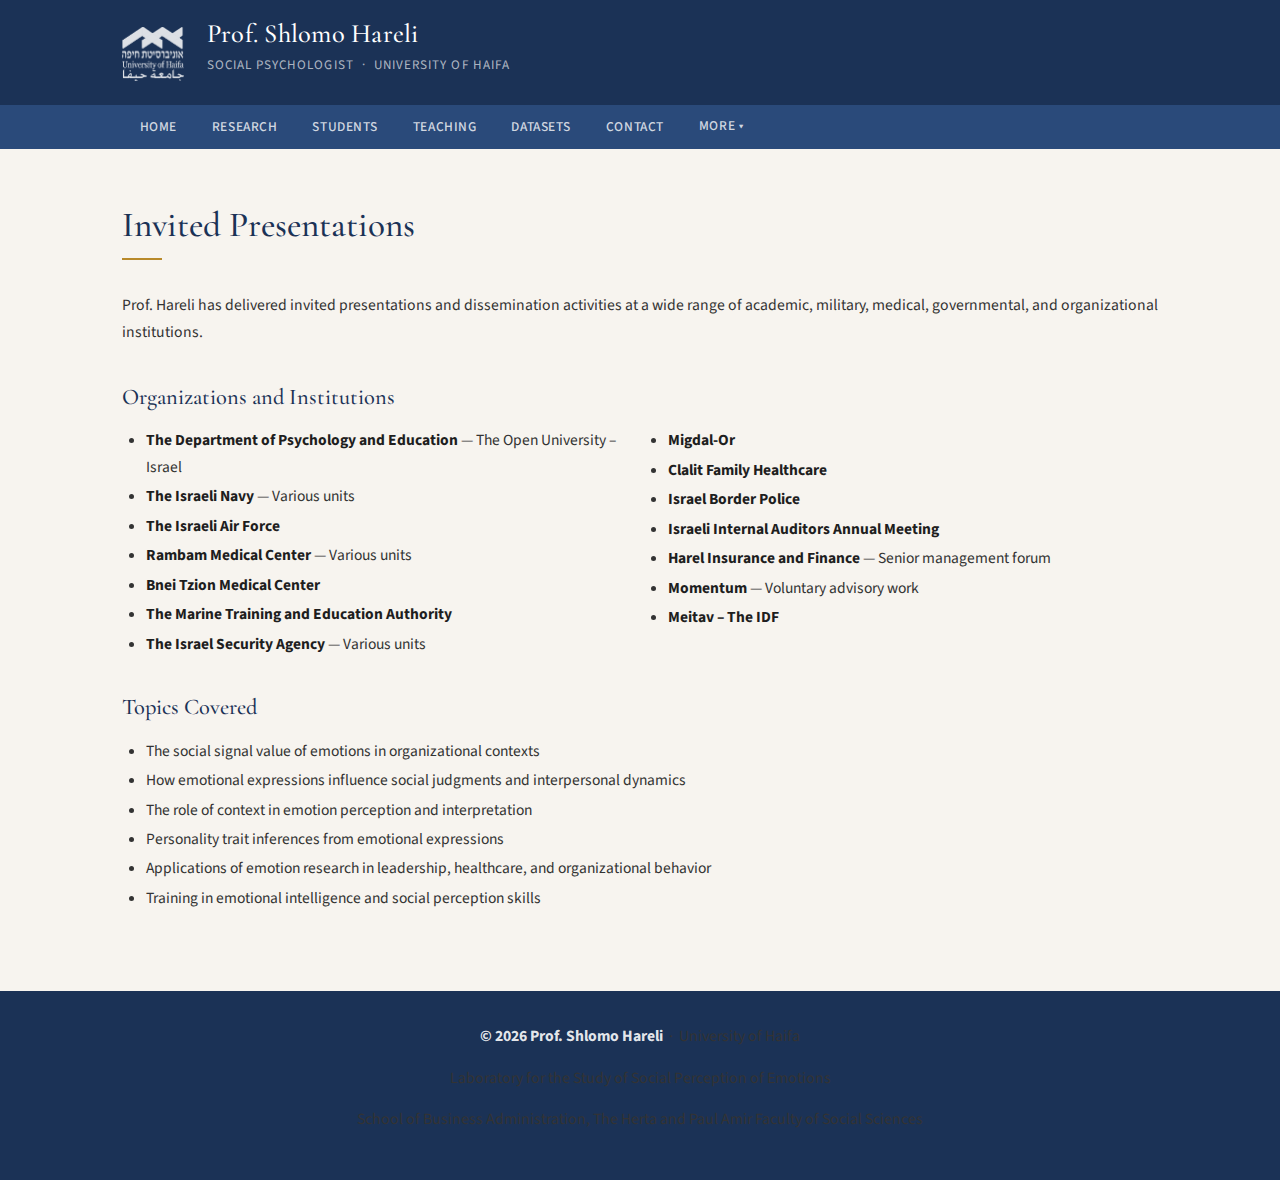
<file: presentations.html>
<!DOCTYPE html>
<html lang="en">
<head>
  <meta charset="UTF-8">
  <meta name="viewport" content="width=device-width, initial-scale=1.0">
  <title>Invited Presentations – Prof. Shlomo Hareli</title>
  <link rel="preconnect" href="https://fonts.googleapis.com">
  <link rel="preconnect" href="https://fonts.gstatic.com" crossorigin>
  <link href="https://fonts.googleapis.com/css2?family=Cormorant+Garamond:ital,wght@0,400;0,500;0,600;1,400;1,500&family=Source+Sans+3:wght@300;400;500;600&display=swap" rel="stylesheet">
  <style>
    *, *::before, *::after { box-sizing: border-box; margin: 0; padding: 0; }
    :root {
      --navy:    #1b3256;
      --navy-lt: #2a4a7a;
      --gold:    #b8892a;
      --gold-lt: #d4a63a;
      --ink:     #1e1e1e;
      --muted:   #5a5a5a;
      --border:  #d9d2c5;
      --bg:      #f7f4ef;
      --card-bg: #ffffff;
      --serif:   'Cormorant Garamond', Georgia, serif;
      --sans:    'Source Sans 3', system-ui, sans-serif;
    }
    html { scroll-behavior: smooth; }
    body { font-family: var(--sans); background: var(--bg); color: var(--ink); line-height: 1.6; font-size: 16px; }
    .site-header { background: var(--navy); color: white; padding: 1.2rem 0 0; }
    .header-inner { max-width: 1100px; margin: 0 auto; padding: 0 2rem; display: flex; align-items: center; gap: 1.4rem; }
    .header-inner img.logo { height: 54px; width: auto; filter: brightness(0) invert(1); opacity: 0.85; }
    .header-text h1 { font-family: var(--serif); font-size: 1.65rem; font-weight: 500; letter-spacing: 0.01em; line-height: 1.2; color: #fff; }
    .header-text .tagline { font-size: 0.82rem; color: rgba(255,255,255,0.65); margin-top: 0.2rem; letter-spacing: 0.08em; text-transform: uppercase; }
    nav { background: var(--navy-lt); margin-top: 1rem; }
    .nav-inner { max-width: 1100px; margin: 0 auto; padding: 0 2rem; display: flex; align-items: stretch; }
    nav a, .dropdown-btn { display: flex; align-items: center; padding: 0.7rem 1.1rem; font-family: var(--sans); font-size: 0.84rem; font-weight: 500; letter-spacing: 0.04em; text-transform: uppercase; text-decoration: none; color: rgba(255,255,255,0.8); transition: background 0.15s, color 0.15s; border: none; background: none; cursor: pointer; white-space: nowrap; }
    nav a:hover, .dropdown-btn:hover { background: rgba(255,255,255,0.1); color: #fff; }
    nav a.active { background: rgba(255,255,255,0.1); border-bottom: 2px solid var(--gold-lt); color: #fff; }
    .dropdown { position: relative; }
    .dropdown-menu { display: none; position: absolute; top: 100%; left: 0; background: var(--navy); min-width: 220px; z-index: 100; box-shadow: 0 4px 16px rgba(0,0,0,0.25); }
    .dropdown:hover .dropdown-menu,
    .dropdown:focus-within .dropdown-menu { display: block; }
    .dropdown-menu a { display: block; padding: 0.6rem 1.2rem; font-size: 0.82rem; text-transform: none; letter-spacing: 0; border-top: 1px solid rgba(255,255,255,0.07); }
    .dropdown-menu a.active { background: rgba(255,255,255,0.1); color: #fff; }
    main { max-width: 1100px; margin: 0 auto; padding: 3rem 2rem 4rem; }
    h1.page-title { font-family: var(--serif); font-size: 2.2rem; font-weight: 500; color: var(--navy); margin-bottom: 0.3rem; }
    .title-rule { width: 40px; height: 2px; background: var(--gold); margin-bottom: 2rem; }
    h2.section-h { font-family: var(--serif); font-size: 1.4rem; font-weight: 500; color: var(--navy); margin: 2rem 0 0.8rem; }
    h3.sub-h { font-family: var(--sans); font-size: 0.88rem; font-weight: 700; letter-spacing: 0.04em; text-transform: uppercase; color: var(--navy); margin: 1.4rem 0 0.5rem; }
    p { font-size: 0.98rem; color: #333; line-height: 1.75; margin-bottom: 0.9em; }
    ul, ol { margin: 0.5em 0 1em 1.5em; }
    li { font-size: 0.97rem; color: #333; line-height: 1.7; margin-bottom: 0.2em; }
    a { color: var(--navy-lt); }
    a:hover { color: var(--gold); }
    strong { color: var(--ink); }
    .card { background: var(--card-bg); border: 1px solid var(--border); border-top: 3px solid var(--navy); padding: 1.4rem 1.6rem; border-radius: 2px; margin-bottom: 1.2rem; }
    .card:hover { border-top-color: var(--gold); box-shadow: 0 4px 14px rgba(0,0,0,0.07); }
    .info-box { background: var(--card-bg); border: 1px solid var(--border); border-left: 4px solid var(--gold); padding: 1.2rem 1.6rem; border-radius: 0 2px 2px 0; margin-bottom: 1.2rem; }
    .btn { display: inline-block; padding: 0.5rem 1.2rem; background: var(--navy); color: #fff; font-size: 0.82rem; font-weight: 600; letter-spacing: 0.04em; text-transform: uppercase; text-decoration: none; border-radius: 2px; transition: background 0.15s; }
    .btn:hover { background: var(--navy-lt); color: #fff; }
    table { width: 100%; border-collapse: collapse; font-size: 0.93rem; }
    thead th { background: var(--navy); color: #fff; padding: 0.7rem 1rem; text-align: left; font-size: 0.8rem; letter-spacing: 0.06em; text-transform: uppercase; font-weight: 600; }
    tbody tr { border-bottom: 1px solid var(--border); }
    tbody tr:hover { background: rgba(27,50,86,0.03); }
    tbody td { padding: 0.7rem 1rem; vertical-align: top; line-height: 1.5; }
    .tag { display: inline-block; font-size: 0.7rem; font-weight: 700; letter-spacing: 0.07em; text-transform: uppercase; padding: 0.15rem 0.55rem; border-radius: 100px; background: var(--navy); color: #fff; margin-bottom: 0.3rem; }
    footer { background: var(--navy); color: rgba(255,255,255,0.65); text-align: center; padding: 2rem; font-size: 0.82rem; line-height: 1.8; }
    footer strong { color: rgba(255,255,255,0.9); }
    @media (max-width: 680px) { .nav-inner { flex-wrap: wrap; } main { padding: 2rem 1.2rem 3rem; } }

    /* Skip link */
    .skip-link {
      position: absolute; top: -100px; left: 1rem;
      background: var(--gold); color: #fff;
      padding: 0.5rem 1rem; font-size: 0.85rem; font-weight: 600;
      border-radius: 0 0 4px 4px; text-decoration: none; z-index: 999;
      transition: top 0.15s;
    }
    .skip-link:focus { top: 0; }
  </style>
</head>
<body>
<a class="skip-link" href="#main-content">Skip to main content</a>
<header class="site-header">
  <div class="header-inner">
    <img src="university-logo.png" alt="University of Haifa" class="logo">
    <div class="header-text">
      <h1>Prof. Shlomo Hareli</h1>
      <p class="tagline">Social Psychologist &nbsp;·&nbsp; University of Haifa</p>
    </div>
  </div>
  <nav><div class="nav-inner"><a href="index.html">Home</a>
<a href="research.html">Research</a>
<a href="students.html">Students</a>
<a href="teaching.html">Teaching</a>
<a href="datasets.html">Datasets</a>
<a href="contact.html">Contact</a>
<div class="dropdown"><button class="dropdown-btn" aria-haspopup="true" aria-expanded="false" aria-label="More pages">More ▾</button><div class="dropdown-menu"><a href="news.html">In the News and on the Web</a>
<a href="posters.html">Posters at Conferences</a>
<a href="presentations.html" class="active">Invited Presentations</a>
<a href="accessibility.html">Accessibility Statement</a>
</div></div></div></nav>
</header>
<main id="main-content">
<h1 class="page-title">Invited Presentations</h1>
<div class="title-rule"></div>
<p>Prof. Hareli has delivered invited presentations and dissemination activities at a wide range of academic, military, medical, governmental, and organizational institutions.</p>

<h2 class="section-h">Organizations and Institutions</h2>
<ul style="column-count:2;column-gap:2rem;">
<li><strong>The Department of Psychology and Education</strong> — The Open University – Israel</li>
<li><strong>The Israeli Navy</strong> — Various units</li>
<li><strong>The Israeli Air Force</strong></li>
<li><strong>Rambam Medical Center</strong> — Various units</li>
<li><strong>Bnei Tzion Medical Center</strong></li>
<li><strong>The Marine Training and Education Authority</strong></li>
<li><strong>The Israel Security Agency</strong> — Various units</li>
<li><strong>Migdal-Or</strong></li>
<li><strong>Clalit Family Healthcare</strong></li>
<li><strong>Israel Border Police</strong></li>
<li><strong>Israeli Internal Auditors Annual Meeting</strong></li>
<li><strong>Harel Insurance and Finance</strong> — Senior management forum</li>
<li><strong>Momentum</strong> — Voluntary advisory work</li>
<li><strong>Meitav – The IDF</strong></li>
</ul>

<h2 class="section-h">Topics Covered</h2>
<ul>
  <li>The social signal value of emotions in organizational contexts</li>
  <li>How emotional expressions influence social judgments and interpersonal dynamics</li>
  <li>The role of context in emotion perception and interpretation</li>
  <li>Personality trait inferences from emotional expressions</li>
  <li>Applications of emotion research in leadership, healthcare, and organizational behavior</li>
  <li>Training in emotional intelligence and social perception skills</li>
</ul>
</main>
<footer>
  <p><strong>© 2026 Prof. Shlomo Hareli</strong> &nbsp;·&nbsp; University of Haifa</p>
  <p>Laboratory for the Study of Social Perception of Emotions</p>
  <p>School of Business Administration, The Herta and Paul Amir Faculty of Social Sciences</p>
</footer>

<script>
(function() {
  var btn = document.querySelector('.dropdown-btn');
  var menu = btn ? btn.nextElementSibling : null;
  if (!btn || !menu) return;

  function open()  { menu.style.display = 'block'; btn.setAttribute('aria-expanded','true');  }
  function close() { menu.style.display = '';      btn.setAttribute('aria-expanded','false'); }
  function isOpen(){ return menu.style.display === 'block'; }

  btn.addEventListener('click', function(e) { e.stopPropagation(); isOpen() ? close() : open(); });
  btn.addEventListener('keydown', function(e) {
    if (e.key === 'Enter' || e.key === ' ') { e.preventDefault(); isOpen() ? close() : open(); }
    if (e.key === 'Escape') close();
  });
  document.addEventListener('keydown', function(e) { if (e.key === 'Escape') close(); });
  document.addEventListener('click', function(e) {
    if (!btn.parentElement.contains(e.target)) close();
  });

  // Keep focus-visible inside menu from closing it
  menu.querySelectorAll('a').forEach(function(a) {
    a.addEventListener('keydown', function(e) { if (e.key === 'Escape') { close(); btn.focus(); } });
  });
})();
</script>
</body>
</html>
</file>
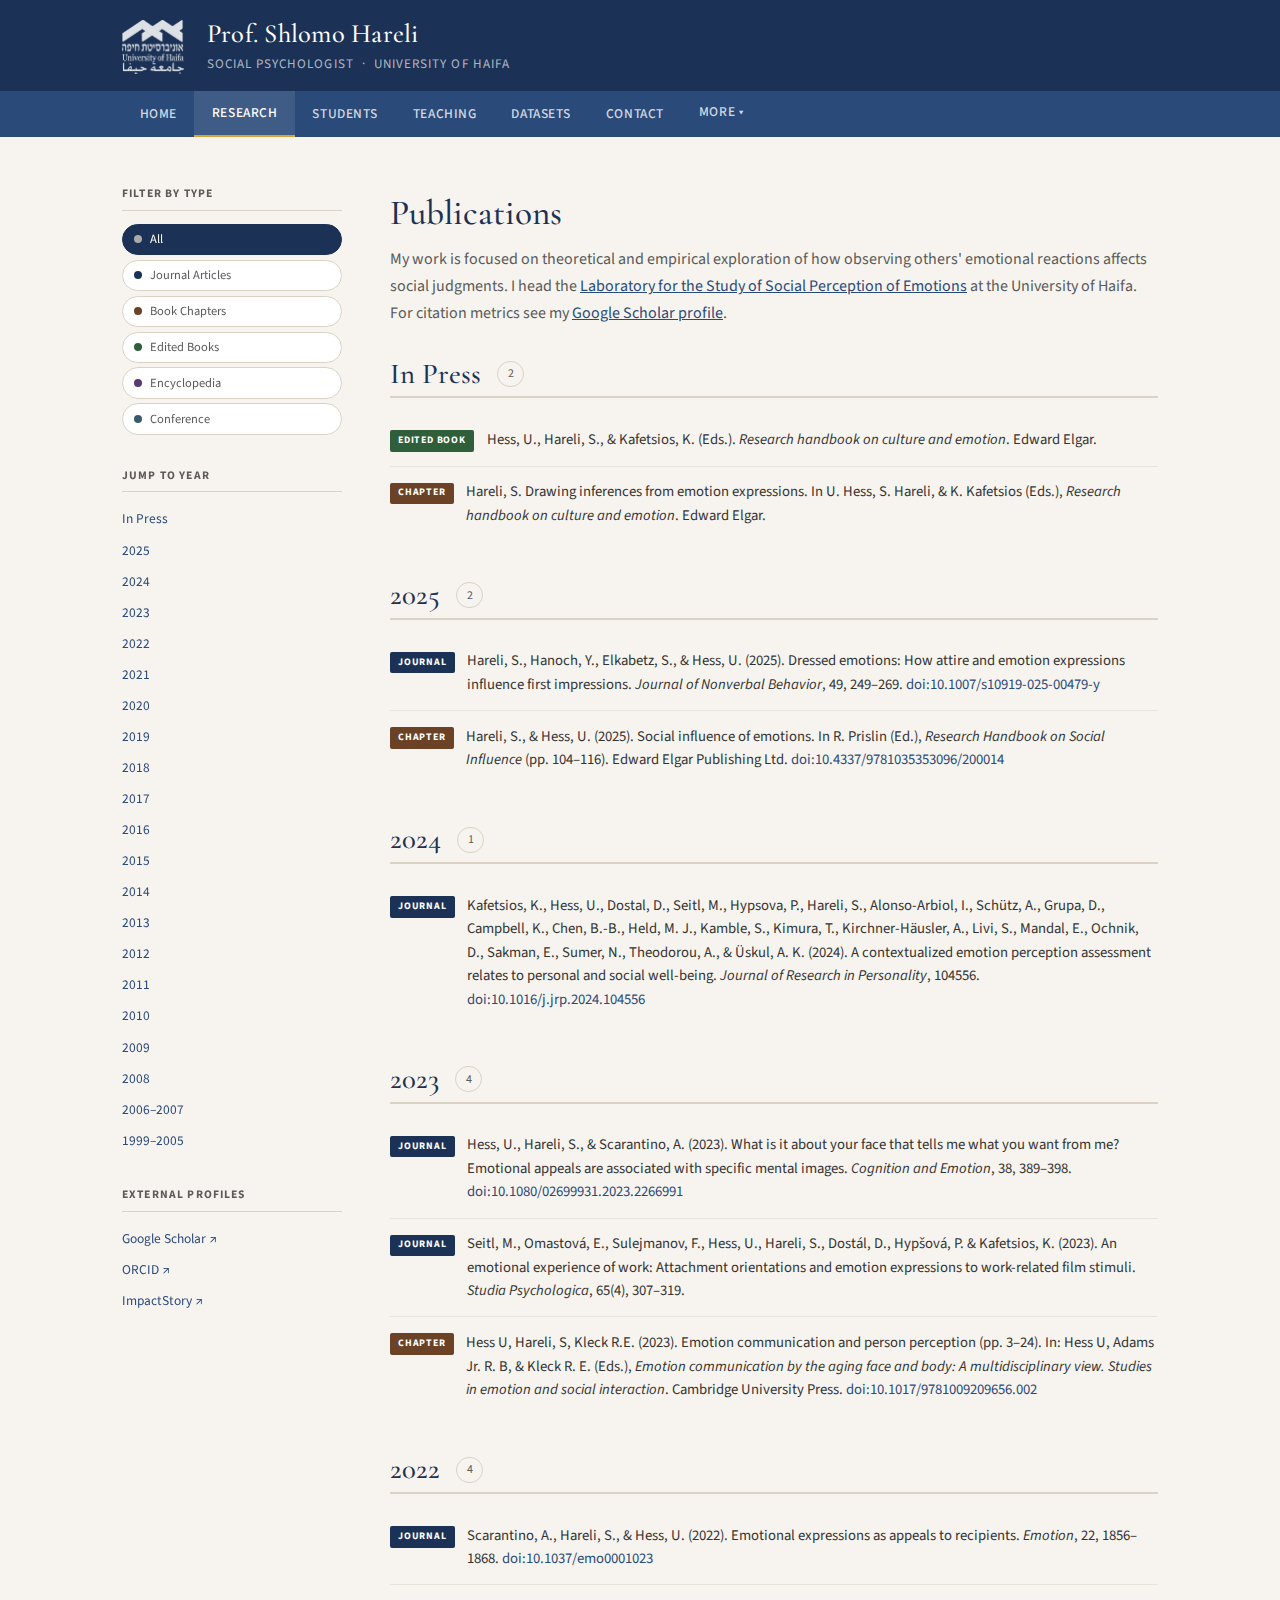
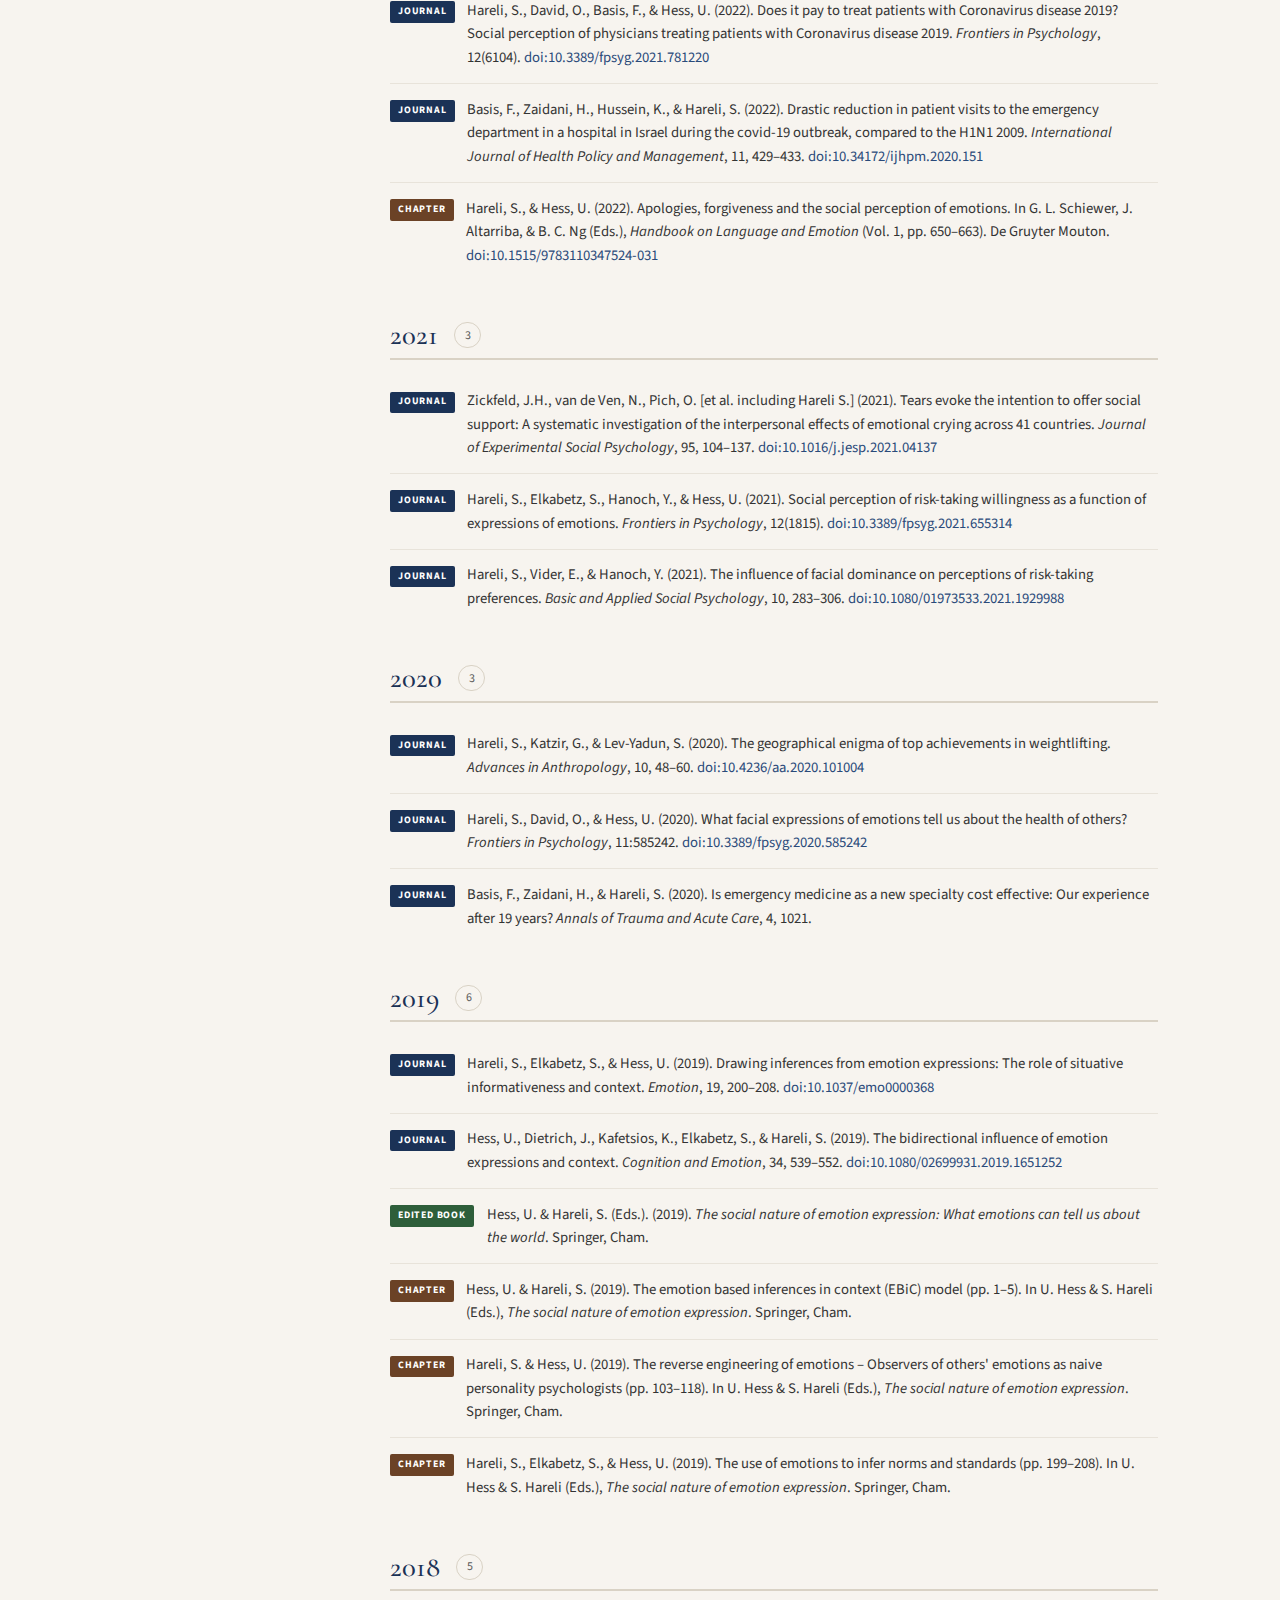
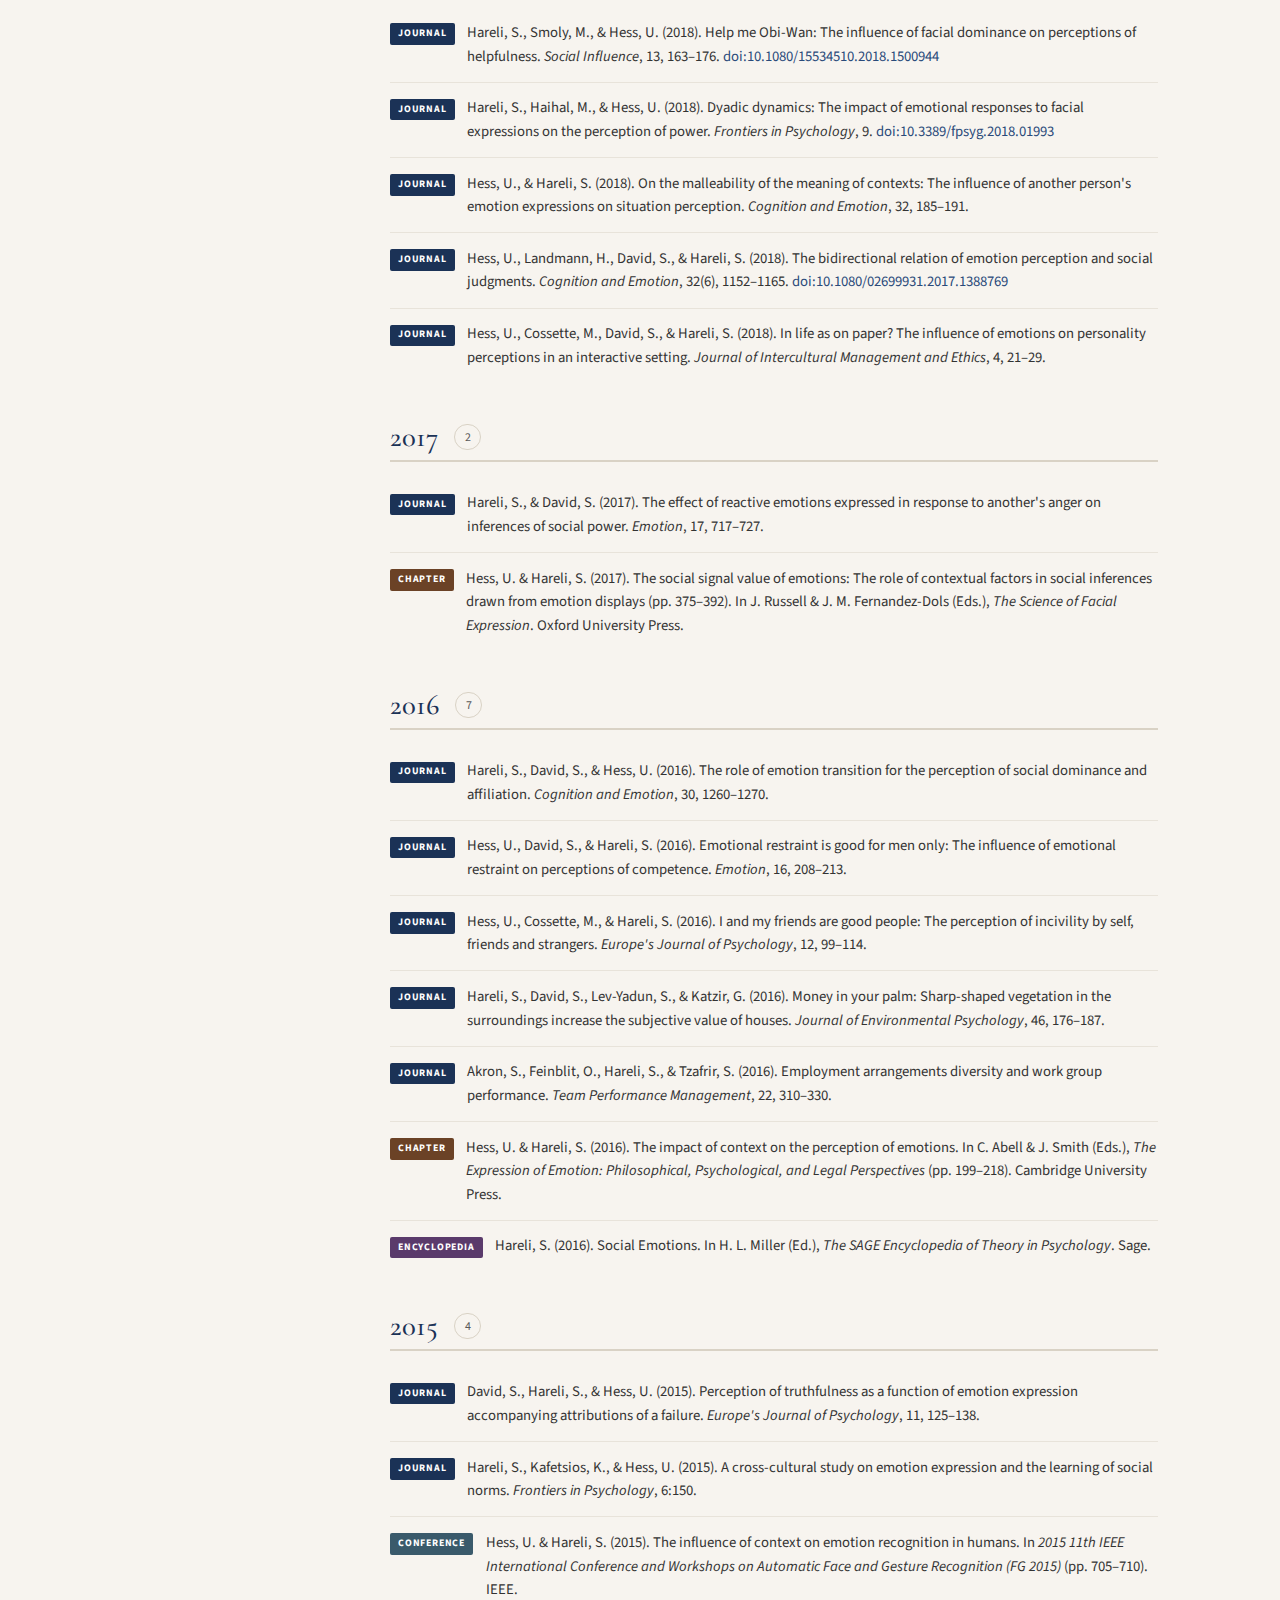
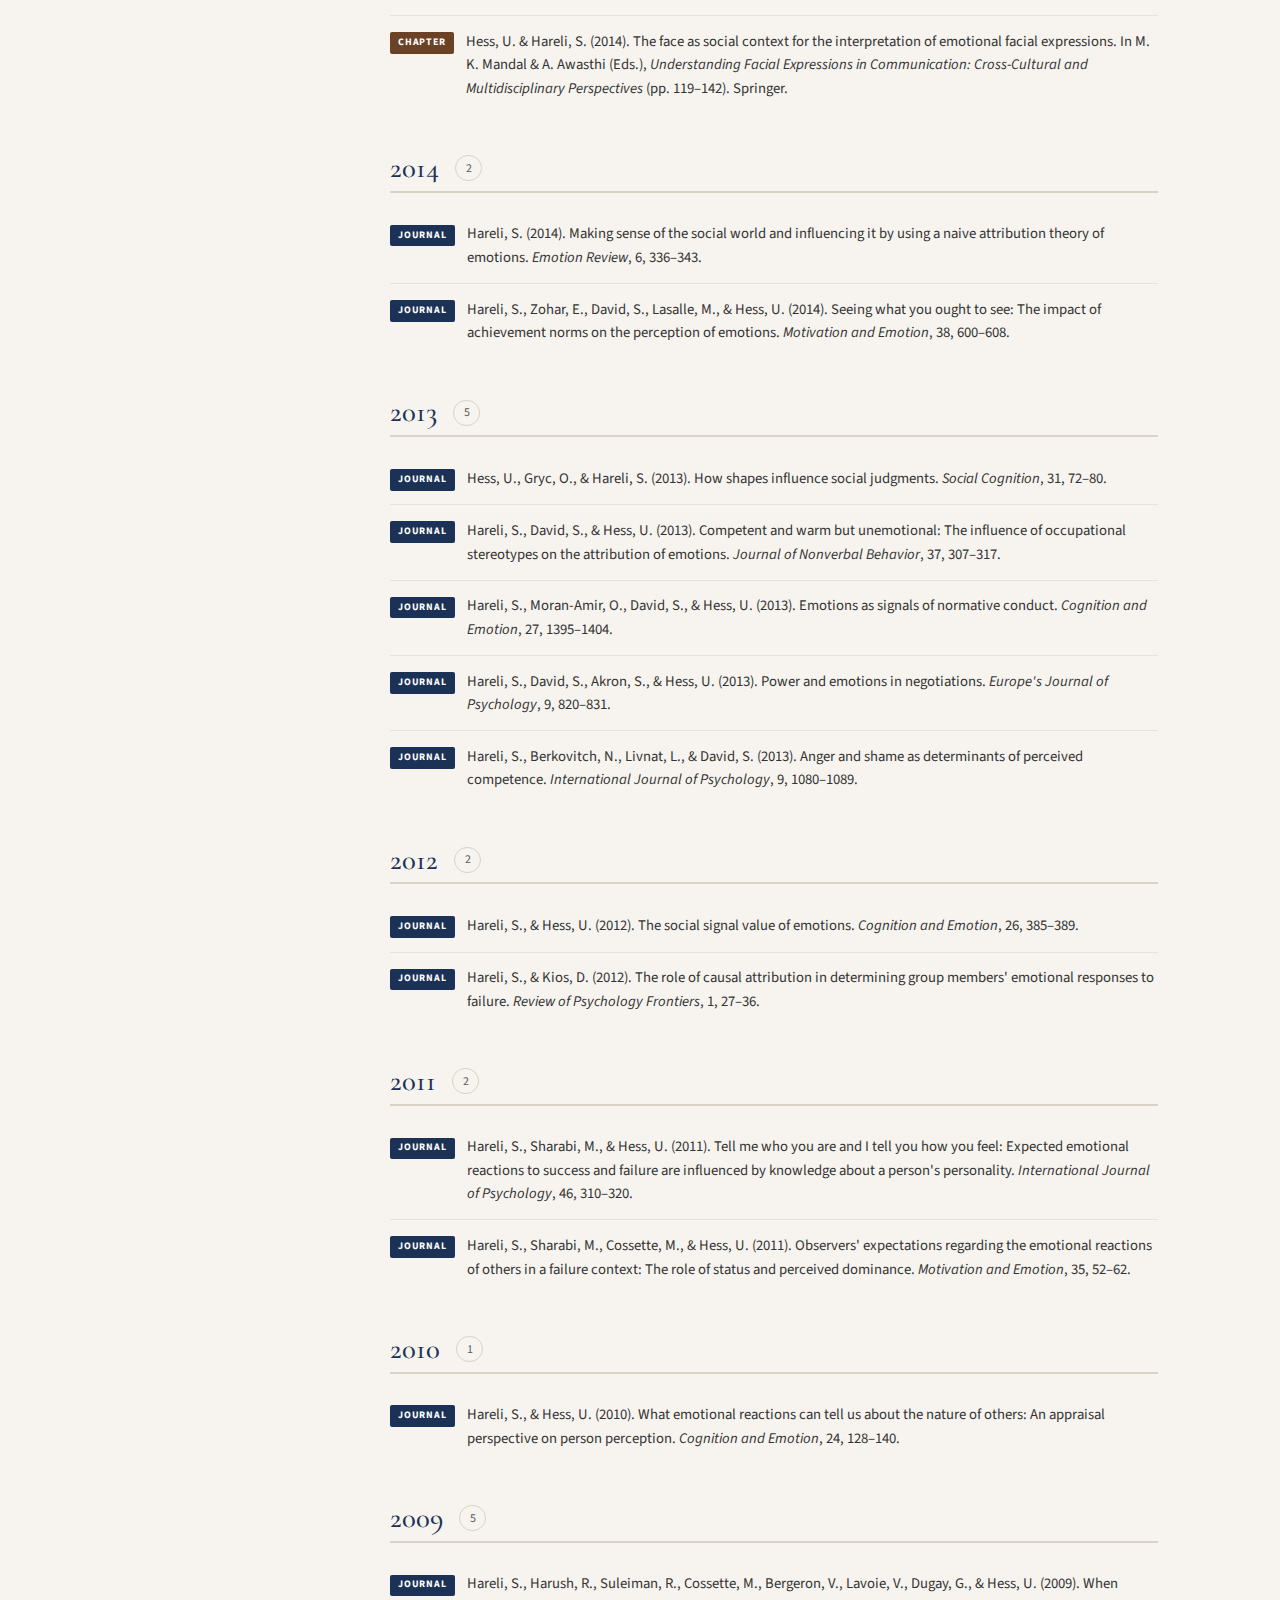
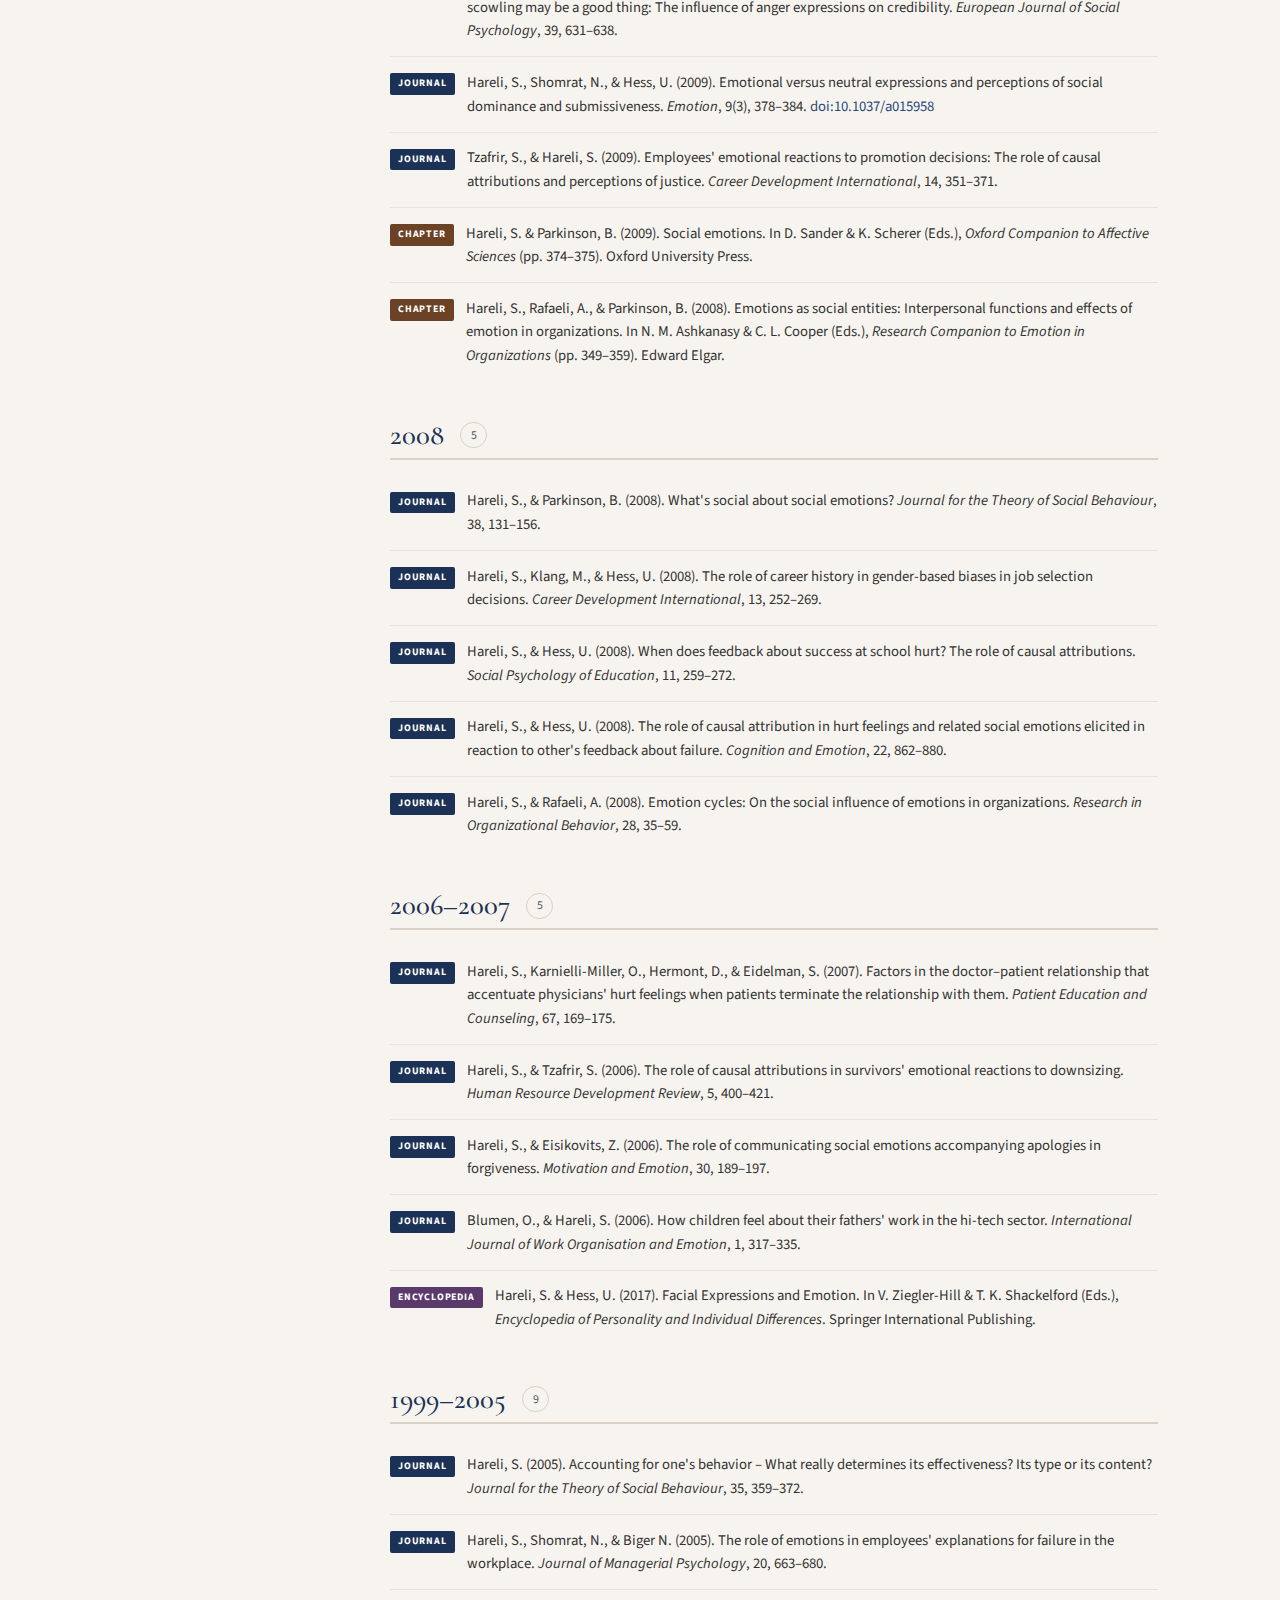
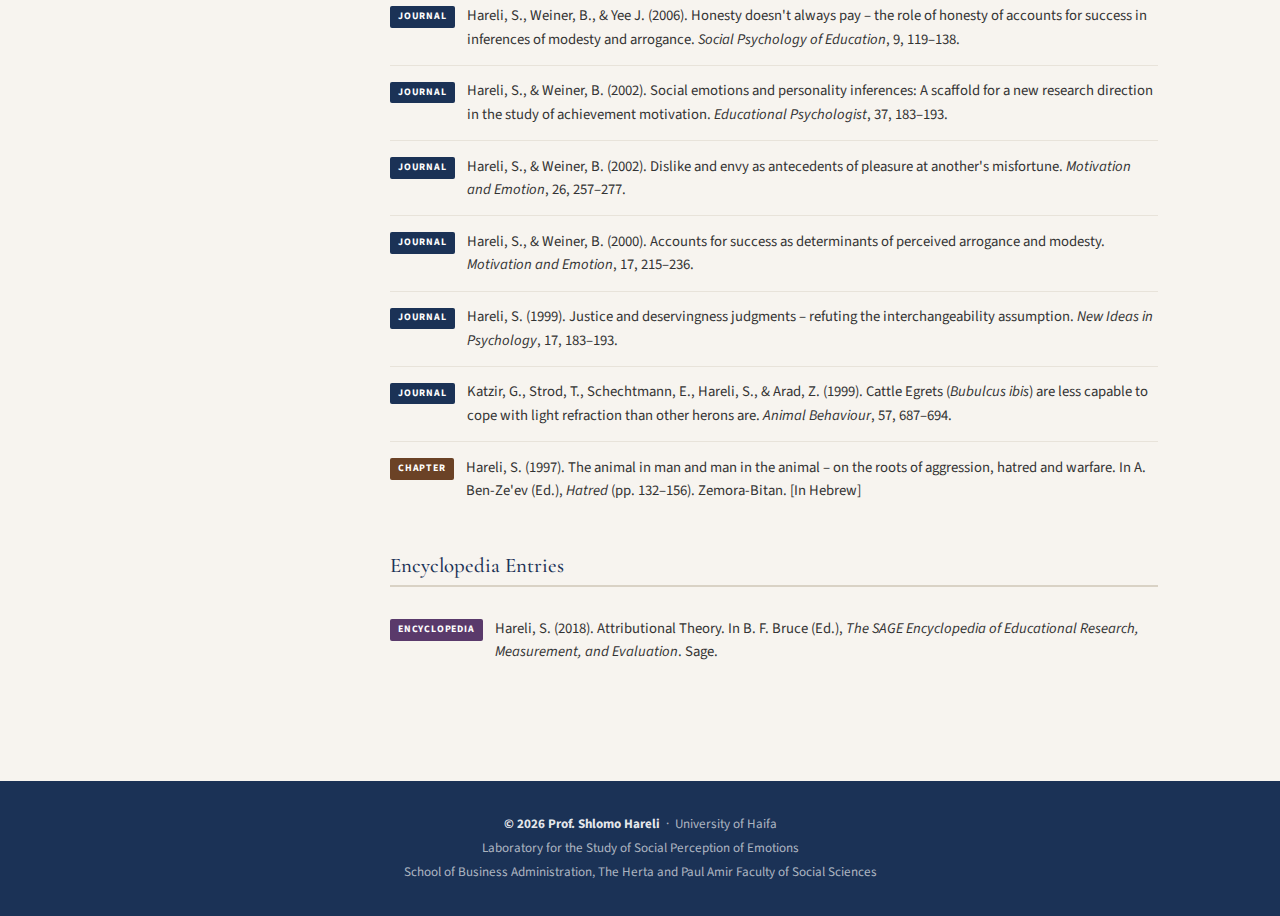
<file: research.html>
<!DOCTYPE html>
<html lang="en">
<head>
  <meta charset="UTF-8">
  <meta name="viewport" content="width=device-width, initial-scale=1.0">
  <title>Publications – Prof. Shlomo Hareli</title>
  <link rel="preconnect" href="https://fonts.googleapis.com">
  <link rel="preconnect" href="https://fonts.gstatic.com" crossorigin>
  <link href="https://fonts.googleapis.com/css2?family=Cormorant+Garamond:ital,wght@0,400;0,500;0,600;1,400;1,500&family=Source+Sans+3:wght@300;400;500;600&display=swap" rel="stylesheet">
  <style>
    *, *::before, *::after { box-sizing: border-box; margin: 0; padding: 0; }

    :root {
      --navy:    #1b3256;
      --navy-lt: #2a4a7a;
      --gold:    #b8892a;
      --gold-lt: #d4a63a;
      --ink:     #1e1e1e;
      --muted:   #5a5a5a;
      --border:  #d9d2c5;
      --bg:      #f7f4ef;
      --card-bg: #ffffff;
      --serif:   'Cormorant Garamond', Georgia, serif;
      --sans:    'Source Sans 3', system-ui, sans-serif;
      --tag-journal:  #1b3256;
      --tag-chapter:  #6b4226;
      --tag-book:     #2e5e3a;
      --tag-encyc:    #5a3a6b;
      --tag-conf:     #3a5a6b;
    }

    html { scroll-behavior: smooth; }
    body {
      font-family: var(--sans);
      background: var(--bg);
      color: var(--ink);
      line-height: 1.6;
      font-size: 16px;
    }

    /* ── SITE HEADER ─────────────────────────────── */
    .site-header { background: var(--navy); color: white; padding: 1.2rem 0 0; }
    .header-inner {
      max-width: 1100px; margin: 0 auto; padding: 0 2rem;
      display: flex; align-items: center; gap: 1.4rem;
    }
    .header-inner img.logo {
      height: 54px; width: auto;
      filter: brightness(0) invert(1); opacity: 0.85;
    }
    .header-text h1 {
      font-family: var(--serif); font-size: 1.65rem; font-weight: 500;
      letter-spacing: 0.01em; line-height: 1.2; color: #fff;
    }
    .header-text .tagline {
      font-size: 0.82rem; color: rgba(255,255,255,0.65); margin-top: 0.2rem;
      letter-spacing: 0.08em; text-transform: uppercase;
    }

    /* ── NAV ─────────────────────────────────────── */
    nav { background: var(--navy-lt); margin-top: 1rem; }
    .nav-inner {
      max-width: 1100px; margin: 0 auto; padding: 0 2rem;
      display: flex; align-items: stretch;
    }
    nav a, .dropdown-btn {
      display: flex; align-items: center;
      padding: 0.7rem 1.1rem;
      font-family: var(--sans); font-size: 0.84rem; font-weight: 500;
      letter-spacing: 0.04em; text-transform: uppercase;
      text-decoration: none; color: rgba(255,255,255,0.8);
      transition: background 0.15s, color 0.15s;
      border: none; background: none; cursor: pointer; white-space: nowrap;
    }
    nav a:hover, .dropdown-btn:hover, nav a.active {
      background: rgba(255,255,255,0.1); color: #fff;
    }
    nav a.active { border-bottom: 2px solid var(--gold-lt); color: #fff; }
    .dropdown { position: relative; }
    .dropdown-menu {
      display: none; position: absolute; top: 100%; left: 0;
      background: var(--navy); min-width: 220px; z-index: 100;
      box-shadow: 0 4px 16px rgba(0,0,0,0.25);
    }
    .dropdown:hover .dropdown-menu,
    .dropdown:focus-within .dropdown-menu { display: block; }
    .dropdown-menu a {
      display: block; padding: 0.6rem 1.2rem; font-size: 0.82rem;
      text-transform: none; letter-spacing: 0;
      border-top: 1px solid rgba(255,255,255,0.07);
    }

    /* ── MAIN LAYOUT ─────────────────────────────── */
    .page-wrap {
      max-width: 1100px; margin: 0 auto; padding: 3rem 2rem 4rem;
      display: grid; grid-template-columns: 220px 1fr; gap: 3rem; align-items: start;
    }

    /* ── SIDEBAR ─────────────────────────────────── */
    .sidebar { position: sticky; top: 2rem; }
    .sidebar-section { margin-bottom: 2rem; }
    .sidebar h3 {
      font-family: var(--sans); font-size: 0.72rem; font-weight: 700;
      letter-spacing: 0.1em; text-transform: uppercase; color: var(--muted);
      margin-bottom: 0.8rem; padding-bottom: 0.4rem; border-bottom: 1px solid var(--border);
    }
    .year-jumps { display: flex; flex-direction: column; gap: 0.2rem; }
    .year-jumps a {
      font-size: 0.84rem; color: var(--navy-lt); text-decoration: none;
      padding: 0.2rem 0; transition: color 0.12s;
    }
    .year-jumps a:hover { color: var(--gold); }

    .filter-btns { display: flex; flex-direction: column; gap: 0.3rem; }
    .filter-btn {
      display: flex; align-items: center; gap: 0.5rem;
      padding: 0.35rem 0.7rem;
      border: 1px solid var(--border); border-radius: 100px;
      background: var(--card-bg); cursor: pointer;
      font-family: var(--sans); font-size: 0.78rem;
      color: var(--muted); transition: all 0.15s;
    }
    .filter-btn:hover, .filter-btn.active {
      background: var(--navy); color: #fff; border-color: var(--navy);
    }
    .filter-btn .dot {
      width: 8px; height: 8px; border-radius: 50%; flex-shrink: 0;
    }

    /* ── CONTENT AREA ────────────────────────────── */
    .content h1 {
      font-family: var(--serif); font-size: 2.2rem; font-weight: 500;
      color: var(--navy); margin-bottom: 0.3rem;
    }
    .content .intro {
      font-size: 1rem; color: var(--muted); margin-bottom: 2rem; line-height: 1.7;
    }
    .content .intro a { color: var(--navy-lt); }

    /* ── YEAR SECTIONS ───────────────────────────── */
    .year-section { margin-bottom: 2.5rem; }
    .year-header {
      display: flex; align-items: center; gap: 1rem;
      margin-bottom: 1rem; padding-bottom: 0.5rem;
      border-bottom: 2px solid var(--border);
    }
    .year-label {
      font-family: var(--serif); font-size: 1.8rem; font-weight: 500;
      color: var(--navy); line-height: 1;
    }
    .year-count {
      font-size: 0.75rem; color: var(--muted); background: var(--bg);
      border: 1px solid var(--border); border-radius: 100px;
      padding: 0.15rem 0.6rem;
    }

    /* ── PUBLICATION ENTRY ───────────────────────── */
    .pub-list { list-style: none; display: flex; flex-direction: column; gap: 0; }
    .pub-entry {
      display: flex; gap: 0.8rem; align-items: flex-start;
      padding: 0.85rem 0;
      border-bottom: 1px solid rgba(217, 210, 197, 0.5);
      transition: background 0.1s;
    }
    .pub-entry:last-child { border-bottom: none; }

    .pub-tag {
      flex-shrink: 0; margin-top: 0.15rem;
      font-size: 0.62rem; font-weight: 700; letter-spacing: 0.08em;
      text-transform: uppercase; padding: 0.18rem 0.5rem;
      border-radius: 2px; color: #fff; white-space: nowrap;
    }
    .tag-journal  { background: var(--tag-journal); }
    .tag-chapter  { background: var(--tag-chapter); }
    .tag-book     { background: var(--tag-book); }
    .tag-encyc    { background: var(--tag-encyc); }
    .tag-conf     { background: var(--tag-conf); }

    .pub-body { flex: 1; min-width: 0; }
    .pub-body .pub-text {
      font-size: 0.92rem; color: #333; line-height: 1.6;
    }
    .pub-body .pub-text em { font-style: italic; }
    .pub-body .pub-text a {
      color: var(--navy-lt); text-decoration: none;
    }
    .pub-body .pub-text a:hover { text-decoration: underline; }

    /* ── SECTION DIVIDER ─────────────────────────── */
    .books-section-heading {
      font-family: var(--sans); font-size: 0.75rem; font-weight: 700;
      letter-spacing: 0.1em; text-transform: uppercase; color: var(--muted);
      padding: 1.2rem 0 0.6rem; margin-top: 0.5rem;
    }

    /* ── FOOTER ──────────────────────────────────── */
    footer {
      background: var(--navy); color: rgba(255,255,255,0.65);
      text-align: center; padding: 2rem; font-size: 0.82rem; line-height: 1.8;
    }
    footer strong { color: rgba(255,255,255,0.9); }

    /* ── RESPONSIVE ──────────────────────────────── */
    @media (max-width: 760px) {
      .page-wrap { grid-template-columns: 1fr; }
      .sidebar { position: static; }
      .year-jumps { flex-direction: row; flex-wrap: wrap; }
    }
  
    /* Skip link */
    .skip-link {
      position: absolute; top: -100px; left: 1rem;
      background: var(--gold); color: #fff;
      padding: 0.5rem 1rem; font-size: 0.85rem; font-weight: 600;
      border-radius: 0 0 4px 4px; text-decoration: none; z-index: 999;
      transition: top 0.15s;
    }
    .skip-link:focus { top: 0; }
  </style>
  <meta name="description" content="Full list of publications by Prof. Shlomo Hareli, including journal articles, book chapters, and edited volumes on emotion perception and social psychology.">
  <meta name="author" content="Shlomo Hareli">
  <meta name="robots" content="index, follow">
  <meta property="og:title" content="Publications – Prof. Shlomo Hareli">
  <meta property="og:description" content="Full list of publications by Prof. Shlomo Hareli, including journal articles, book chapters, and edited volumes on emotion perception and social psychology.">
  <meta property="og:type" content="website">
  <meta property="og:url" content="https://shareli-create.github.io/personal_website/research.html">
  <meta property="og:site_name" content="Prof. Shlomo Hareli">
  <link rel="canonical" href="https://shareli-create.github.io/personal_website/research.html">
</head>
<body>
<a class="skip-link" href="#main-content">Skip to main content</a>

<!-- SITE HEADER -->
<header class="site-header">
  <div class="header-inner">
    <img src="university-logo.png" alt="University of Haifa" class="logo">
    <div class="header-text">
      <h1>Prof. Shlomo Hareli</h1>
      <p class="tagline">Social Psychologist &nbsp;·&nbsp; University of Haifa</p>
    </div>
  </div>
  <nav>
    <div class="nav-inner">
      <a href="index.html">Home</a>
      <a href="research.html" class="active">Research</a>
      <a href="students.html">Students</a>
      <a href="teaching.html">Teaching</a>
      <a href="datasets.html">Datasets</a>
      <a href="contact.html">Contact</a>
      <div class="dropdown">
        <button class="dropdown-btn" aria-haspopup="true" aria-expanded="false" aria-label="More pages">More ▾</button>
        <div class="dropdown-menu">
          <a href="news.html">In the News and on the Web</a>
          <a href="posters.html">Posters at Conferences</a>
          <a href="presentations.html">Invited Presentations</a>
          <a href="accessibility.html">Accessibility Statement</a>
        </div>
      </div>
    </div>
  </nav>
</header>

<!-- PAGE BODY -->
<div class="page-wrap">

  <!-- SIDEBAR -->
  <aside class="sidebar">

    <div class="sidebar-section">
      <h3>Filter by Type</h3>
      <div class="filter-btns">
        <button class="filter-btn active" data-filter="all" onclick="filterPubs(this,'all')">
          <span class="dot" style="background:#aaa"></span> All
        </button>
        <button class="filter-btn" data-filter="journal" onclick="filterPubs(this,'journal')">
          <span class="dot" style="background:var(--tag-journal)"></span> Journal Articles
        </button>
        <button class="filter-btn" data-filter="chapter" onclick="filterPubs(this,'chapter')">
          <span class="dot" style="background:var(--tag-chapter)"></span> Book Chapters
        </button>
        <button class="filter-btn" data-filter="book" onclick="filterPubs(this,'book')">
          <span class="dot" style="background:var(--tag-book)"></span> Edited Books
        </button>
        <button class="filter-btn" data-filter="encyc" onclick="filterPubs(this,'encyc')">
          <span class="dot" style="background:var(--tag-encyc)"></span> Encyclopedia
        </button>
        <button class="filter-btn" data-filter="conf" onclick="filterPubs(this,'conf')">
          <span class="dot" style="background:var(--tag-conf)"></span> Conference
        </button>
      </div>
    </div>

    <div class="sidebar-section">
      <h3>Jump to Year</h3>
      <div class="year-jumps">
        <a href="#y-inpress">In Press</a>
        <a href="#y-2025">2025</a>
        <a href="#y-2024">2024</a>
        <a href="#y-2023">2023</a>
        <a href="#y-2022">2022</a>
        <a href="#y-2021">2021</a>
        <a href="#y-2020">2020</a>
        <a href="#y-2019">2019</a>
        <a href="#y-2018">2018</a>
        <a href="#y-2017">2017</a>
        <a href="#y-2016">2016</a>
        <a href="#y-2015">2015</a>
        <a href="#y-2014">2014</a>
        <a href="#y-2013">2013</a>
        <a href="#y-2012">2012</a>
        <a href="#y-2011">2011</a>
        <a href="#y-2010">2010</a>
        <a href="#y-2009">2009</a>
        <a href="#y-2008">2008</a>
        <a href="#y-2006">2006–2007</a>
        <a href="#y-2000">1999–2005</a>
      </div>
    </div>

    <div class="sidebar-section">
      <h3>External Profiles</h3>
      <div class="year-jumps">
        <a href="https://scholar.google.co.il/citations?user=uIs135cAAAAJ&hl=en" target="_blank" rel="noopener">Google Scholar ↗</a>
        <a href="https://orcid.org/0000-0002-3101-868X" target="_blank" rel="noopener">ORCID ↗</a>
        <a href="https://profiles.impactstory.org/u/0000-0002-3101-868X" target="_blank" rel="noopener">ImpactStory ↗</a>
      </div>
    </div>

  </aside>

  <!-- CONTENT -->
  <div class="content">
    <h1>Publications</h1>
    <p class="intro">
      My work is focused on theoretical and empirical exploration of how observing others' emotional reactions affects social judgments. I head the
      <a href="index.html">Laboratory for the Study of Social Perception of Emotions</a> at the University of Haifa.
      For citation metrics see my <a href="https://scholar.google.co.il/citations?user=uIs135cAAAAJ&hl=en" target="_blank" rel="noopener">Google Scholar profile</a>.
    </p>

    <!-- ── IN PRESS ── -->
    <div class="year-section" id="y-inpress">
      <div class="year-header">
        <span class="year-label">In Press</span>
        <span class="year-count">2</span>
      </div>
      <ul class="pub-list">



        <li class="pub-entry" data-type="book">
          <span class="pub-tag tag-book">Edited Book</span>
          <div class="pub-body">
            <p class="pub-text">Hess, U., Hareli, S., &amp; Kafetsios, K. (Eds.). <em>Research handbook on culture and emotion</em>. Edward Elgar.</p>
          </div>
        </li>

        <li class="pub-entry" data-type="chapter">
          <span class="pub-tag tag-chapter">Chapter</span>
          <div class="pub-body">
            <p class="pub-text">Hareli, S. Drawing inferences from emotion expressions. In U. Hess, S. Hareli, &amp; K. Kafetsios (Eds.), <em>Research handbook on culture and emotion</em>. Edward Elgar.</p>
          </div>
        </li>

      </ul>
    </div>

    <!-- ── 2025 ── -->
    <div class="year-section" id="y-2025">
      <div class="year-header">
        <span class="year-label">2025</span>
        <span class="year-count">2</span>
      </div>
      <ul class="pub-list">

        <li class="pub-entry" data-type="journal">
          <span class="pub-tag tag-journal">Journal</span>
          <div class="pub-body">
            <p class="pub-text">Hareli, S., Hanoch, Y., Elkabetz, S., &amp; Hess, U. (2025). Dressed emotions: How attire and emotion expressions influence first impressions. <em>Journal of Nonverbal Behavior</em>, 49, 249–269. <a href="https://doi.org/10.1007/s10919-025-00479-y" target="_blank" rel="noopener">doi:10.1007/s10919-025-00479-y</a></p>
          </div>
        </li>

        <li class="pub-entry" data-type="chapter">
          <span class="pub-tag tag-chapter">Chapter</span>
          <div class="pub-body">
            <p class="pub-text">Hareli, S., &amp; Hess, U. (2025). Social influence of emotions. In R. Prislin (Ed.), <em>Research Handbook on Social Influence</em> (pp. 104–116). Edward Elgar Publishing Ltd. <a href="https://doi.org/10.4337/9781035353096/200014" target="_blank" rel="noopener">doi:10.4337/9781035353096/200014</a></p>
          </div>
        </li>

      </ul>
    </div>

    <!-- ── 2024 ── -->
    <div class="year-section" id="y-2024">
      <div class="year-header">
        <span class="year-label">2024</span>
        <span class="year-count">1</span>
      </div>
      <ul class="pub-list">

        <li class="pub-entry" data-type="journal">
          <span class="pub-tag tag-journal">Journal</span>
          <div class="pub-body">
            <p class="pub-text">Kafetsios, K., Hess, U., Dostal, D., Seitl, M., Hypsova, P., Hareli, S., Alonso-Arbiol, I., Schütz, A., Grupa, D., Campbell, K., Chen, B.-B., Held, M. J., Kamble, S., Kimura, T., Kirchner-Häusler, A., Livi, S., Mandal, E., Ochnik, D., Sakman, E., Sumer, N., Theodorou, A., &amp; Üskul, A. K. (2024). A contextualized emotion perception assessment relates to personal and social well-being. <em>Journal of Research in Personality</em>, 104556. <a href="https://doi.org/10.1016/j.jrp.2024.104556" target="_blank" rel="noopener">doi:10.1016/j.jrp.2024.104556</a></p>
          </div>
        </li>

      </ul>
    </div>

    <!-- ── 2023 ── -->
    <div class="year-section" id="y-2023">
      <div class="year-header">
        <span class="year-label">2023</span>
        <span class="year-count">4</span>
      </div>
      <ul class="pub-list">

        <li class="pub-entry" data-type="journal">
          <span class="pub-tag tag-journal">Journal</span>
          <div class="pub-body">
            <p class="pub-text">Hess, U., Hareli, S., &amp; Scarantino, A. (2023). What is it about your face that tells me what you want from me? Emotional appeals are associated with specific mental images. <em>Cognition and Emotion</em>, 38, 389–398. <a href="https://doi.org/10.1080/02699931.2023.2266991" target="_blank" rel="noopener">doi:10.1080/02699931.2023.2266991</a></p>
          </div>
        </li>

        <li class="pub-entry" data-type="journal">
          <span class="pub-tag tag-journal">Journal</span>
          <div class="pub-body">
            <p class="pub-text">Seitl, M., Omastová, E., Sulejmanov, F., Hess, U., Hareli, S., Dostál, D., Hypšová, P. &amp; Kafetsios, K. (2023). An emotional experience of work: Attachment orientations and emotion expressions to work-related film stimuli. <em>Studia Psychologica</em>, 65(4), 307–319.</p>
          </div>
        </li>

        <li class="pub-entry" data-type="chapter">
          <span class="pub-tag tag-chapter">Chapter</span>
          <div class="pub-body">
            <p class="pub-text">Hess U, Hareli, S, Kleck R.E. (2023). Emotion communication and person perception (pp. 3–24). In: Hess U, Adams Jr. R. B, &amp; Kleck R. E. (Eds.), <em>Emotion communication by the aging face and body: A multidisciplinary view. Studies in emotion and social interaction</em>. Cambridge University Press. <a href="https://doi.org/10.1017/9781009209656.002" target="_blank" rel="noopener">doi:10.1017/9781009209656.002</a></p>
          </div>
        </li>

      </ul>
    </div>

    <!-- ── 2022 ── -->
    <div class="year-section" id="y-2022">
      <div class="year-header">
        <span class="year-label">2022</span>
        <span class="year-count">4</span>
      </div>
      <ul class="pub-list">

        <li class="pub-entry" data-type="journal">
          <span class="pub-tag tag-journal">Journal</span>
          <div class="pub-body">
            <p class="pub-text">Scarantino, A., Hareli, S., &amp; Hess, U. (2022). Emotional expressions as appeals to recipients. <em>Emotion</em>, 22, 1856–1868. <a href="https://doi.org/10.1037/emo0001023" target="_blank" rel="noopener">doi:10.1037/emo0001023</a></p>
          </div>
        </li>

        <li class="pub-entry" data-type="journal">
          <span class="pub-tag tag-journal">Journal</span>
          <div class="pub-body">
            <p class="pub-text">Hareli, S., David, O., Basis, F., &amp; Hess, U. (2022). Does it pay to treat patients with Coronavirus disease 2019? Social perception of physicians treating patients with Coronavirus disease 2019. <em>Frontiers in Psychology</em>, 12(6104). <a href="https://doi.org/10.3389/fpsyg.2021.781220" target="_blank" rel="noopener">doi:10.3389/fpsyg.2021.781220</a></p>
          </div>
        </li>

        <li class="pub-entry" data-type="journal">
          <span class="pub-tag tag-journal">Journal</span>
          <div class="pub-body">
            <p class="pub-text">Basis, F., Zaidani, H., Hussein, K., &amp; Hareli, S. (2022). Drastic reduction in patient visits to the emergency department in a hospital in Israel during the covid-19 outbreak, compared to the H1N1 2009. <em>International Journal of Health Policy and Management</em>, 11, 429–433. <a href="https://doi.org/10.34172/ijhpm.2020.151" target="_blank" rel="noopener">doi:10.34172/ijhpm.2020.151</a></p>
          </div>
        </li>

        <li class="pub-entry" data-type="chapter">
          <span class="pub-tag tag-chapter">Chapter</span>
          <div class="pub-body">
            <p class="pub-text">Hareli, S., &amp; Hess, U. (2022). Apologies, forgiveness and the social perception of emotions. In G. L. Schiewer, J. Altarriba, &amp; B. C. Ng (Eds.), <em>Handbook on Language and Emotion</em> (Vol. 1, pp. 650–663). De Gruyter Mouton. <a href="https://doi.org/10.1515/9783110347524-031" target="_blank" rel="noopener">doi:10.1515/9783110347524-031</a></p>
          </div>
        </li>

      </ul>
    </div>

    <!-- ── 2021 ── -->
    <div class="year-section" id="y-2021">
      <div class="year-header">
        <span class="year-label">2021</span>
        <span class="year-count">3</span>
      </div>
      <ul class="pub-list">

        <li class="pub-entry" data-type="journal">
          <span class="pub-tag tag-journal">Journal</span>
          <div class="pub-body">
            <p class="pub-text">Zickfeld, J.H., van de Ven, N., Pich, O. [et al. including Hareli S.] (2021). Tears evoke the intention to offer social support: A systematic investigation of the interpersonal effects of emotional crying across 41 countries. <em>Journal of Experimental Social Psychology</em>, 95, 104–137. <a href="https://doi.org/10.1016/j.jesp.2021.04137" target="_blank" rel="noopener">doi:10.1016/j.jesp.2021.04137</a></p>
          </div>
        </li>

        <li class="pub-entry" data-type="journal">
          <span class="pub-tag tag-journal">Journal</span>
          <div class="pub-body">
            <p class="pub-text">Hareli, S., Elkabetz, S., Hanoch, Y., &amp; Hess, U. (2021). Social perception of risk-taking willingness as a function of expressions of emotions. <em>Frontiers in Psychology</em>, 12(1815). <a href="https://doi.org/10.3389/fpsyg.2021.655314" target="_blank" rel="noopener">doi:10.3389/fpsyg.2021.655314</a></p>
          </div>
        </li>

        <li class="pub-entry" data-type="journal">
          <span class="pub-tag tag-journal">Journal</span>
          <div class="pub-body">
            <p class="pub-text">Hareli, S., Vider, E., &amp; Hanoch, Y. (2021). The influence of facial dominance on perceptions of risk-taking preferences. <em>Basic and Applied Social Psychology</em>, 10, 283–306. <a href="http://dx.doi.org/10.1080/01973533.2021.1929988" target="_blank" rel="noopener">doi:10.1080/01973533.2021.1929988</a></p>
          </div>
        </li>

      </ul>
    </div>

    <!-- ── 2020 ── -->
    <div class="year-section" id="y-2020">
      <div class="year-header">
        <span class="year-label">2020</span>
        <span class="year-count">3</span>
      </div>
      <ul class="pub-list">

        <li class="pub-entry" data-type="journal">
          <span class="pub-tag tag-journal">Journal</span>
          <div class="pub-body">
            <p class="pub-text">Hareli, S., Katzir, G., &amp; Lev-Yadun, S. (2020). The geographical enigma of top achievements in weightlifting. <em>Advances in Anthropology</em>, 10, 48–60. <a href="https://doi.org/10.4236/aa.2020.101004" target="_blank" rel="noopener">doi:10.4236/aa.2020.101004</a></p>
          </div>
        </li>

        <li class="pub-entry" data-type="journal">
          <span class="pub-tag tag-journal">Journal</span>
          <div class="pub-body">
            <p class="pub-text">Hareli, S., David, O., &amp; Hess, U. (2020). What facial expressions of emotions tell us about the health of others? <em>Frontiers in Psychology</em>, 11:585242. <a href="https://doi.org/10.3389/fpsyg.2020.585242" target="_blank" rel="noopener">doi:10.3389/fpsyg.2020.585242</a></p>
          </div>
        </li>

        <li class="pub-entry" data-type="journal">
          <span class="pub-tag tag-journal">Journal</span>
          <div class="pub-body">
            <p class="pub-text">Basis, F., Zaidani, H., &amp; Hareli, S. (2020). Is emergency medicine as a new specialty cost effective: Our experience after 19 years? <em>Annals of Trauma and Acute Care</em>, 4, 1021.</p>
          </div>
        </li>

      </ul>
    </div>

    <!-- ── 2019 ── -->
    <div class="year-section" id="y-2019">
      <div class="year-header">
        <span class="year-label">2019</span>
        <span class="year-count">6</span>
      </div>
      <ul class="pub-list">

        <li class="pub-entry" data-type="journal">
          <span class="pub-tag tag-journal">Journal</span>
          <div class="pub-body">
            <p class="pub-text">Hareli, S., Elkabetz, S., &amp; Hess, U. (2019). Drawing inferences from emotion expressions: The role of situative informativeness and context. <em>Emotion</em>, 19, 200–208. <a href="https://doi.org/10.1037/emo0000368" target="_blank" rel="noopener">doi:10.1037/emo0000368</a></p>
          </div>
        </li>

        <li class="pub-entry" data-type="journal">
          <span class="pub-tag tag-journal">Journal</span>
          <div class="pub-body">
            <p class="pub-text">Hess, U., Dietrich, J., Kafetsios, K., Elkabetz, S., &amp; Hareli, S. (2019). The bidirectional influence of emotion expressions and context. <em>Cognition and Emotion</em>, 34, 539–552. <a href="https://doi.org/10.1080/02699931.2019.1651252" target="_blank" rel="noopener">doi:10.1080/02699931.2019.1651252</a></p>
          </div>
        </li>

        <li class="pub-entry" data-type="book">
          <span class="pub-tag tag-book">Edited Book</span>
          <div class="pub-body">
            <p class="pub-text">Hess, U. &amp; Hareli, S. (Eds.). (2019). <em>The social nature of emotion expression: What emotions can tell us about the world</em>. Springer, Cham.</p>
          </div>
        </li>

        <li class="pub-entry" data-type="chapter">
          <span class="pub-tag tag-chapter">Chapter</span>
          <div class="pub-body">
            <p class="pub-text">Hess, U. &amp; Hareli, S. (2019). The emotion based inferences in context (EBiC) model (pp. 1–5). In U. Hess &amp; S. Hareli (Eds.), <em>The social nature of emotion expression</em>. Springer, Cham.</p>
          </div>
        </li>

        <li class="pub-entry" data-type="chapter">
          <span class="pub-tag tag-chapter">Chapter</span>
          <div class="pub-body">
            <p class="pub-text">Hareli, S. &amp; Hess, U. (2019). The reverse engineering of emotions – Observers of others' emotions as naive personality psychologists (pp. 103–118). In U. Hess &amp; S. Hareli (Eds.), <em>The social nature of emotion expression</em>. Springer, Cham.</p>
          </div>
        </li>

        <li class="pub-entry" data-type="chapter">
          <span class="pub-tag tag-chapter">Chapter</span>
          <div class="pub-body">
            <p class="pub-text">Hareli, S., Elkabetz, S., &amp; Hess, U. (2019). The use of emotions to infer norms and standards (pp. 199–208). In U. Hess &amp; S. Hareli (Eds.), <em>The social nature of emotion expression</em>. Springer, Cham.</p>
          </div>
        </li>

      </ul>
    </div>

    <!-- ── 2018 ── -->
    <div class="year-section" id="y-2018">
      <div class="year-header">
        <span class="year-label">2018</span>
        <span class="year-count">5</span>
      </div>
      <ul class="pub-list">

        <li class="pub-entry" data-type="journal">
          <span class="pub-tag tag-journal">Journal</span>
          <div class="pub-body">
            <p class="pub-text">Hareli, S., Smoly, M., &amp; Hess, U. (2018). Help me Obi-Wan: The influence of facial dominance on perceptions of helpfulness. <em>Social Influence</em>, 13, 163–176. <a href="https://doi.org/10.1080/15534510.2018.1500944" target="_blank" rel="noopener">doi:10.1080/15534510.2018.1500944</a></p>
          </div>
        </li>

        <li class="pub-entry" data-type="journal">
          <span class="pub-tag tag-journal">Journal</span>
          <div class="pub-body">
            <p class="pub-text">Hareli, S., Haihal, M., &amp; Hess, U. (2018). Dyadic dynamics: The impact of emotional responses to facial expressions on the perception of power. <em>Frontiers in Psychology</em>, 9. <a href="https://doi.org/10.3389/fpsyg.2018.01993" target="_blank" rel="noopener">doi:10.3389/fpsyg.2018.01993</a></p>
          </div>
        </li>

        <li class="pub-entry" data-type="journal">
          <span class="pub-tag tag-journal">Journal</span>
          <div class="pub-body">
            <p class="pub-text">Hess, U., &amp; Hareli, S. (2018). On the malleability of the meaning of contexts: The influence of another person's emotion expressions on situation perception. <em>Cognition and Emotion</em>, 32, 185–191.</p>
          </div>
        </li>

        <li class="pub-entry" data-type="journal">
          <span class="pub-tag tag-journal">Journal</span>
          <div class="pub-body">
            <p class="pub-text">Hess, U., Landmann, H., David, S., &amp; Hareli, S. (2018). The bidirectional relation of emotion perception and social judgments. <em>Cognition and Emotion</em>, 32(6), 1152–1165. <a href="https://doi.org/10.1080/02699931.2017.1388769" target="_blank" rel="noopener">doi:10.1080/02699931.2017.1388769</a></p>
          </div>
        </li>

        <li class="pub-entry" data-type="journal">
          <span class="pub-tag tag-journal">Journal</span>
          <div class="pub-body">
            <p class="pub-text">Hess, U., Cossette, M., David, S., &amp; Hareli, S. (2018). In life as on paper? The influence of emotions on personality perceptions in an interactive setting. <em>Journal of Intercultural Management and Ethics</em>, 4, 21–29.</p>
          </div>
        </li>

      </ul>
    </div>

    <!-- ── 2017 ── -->
    <div class="year-section" id="y-2017">
      <div class="year-header">
        <span class="year-label">2017</span>
        <span class="year-count">2</span>
      </div>
      <ul class="pub-list">

        <li class="pub-entry" data-type="journal">
          <span class="pub-tag tag-journal">Journal</span>
          <div class="pub-body">
            <p class="pub-text">Hareli, S., &amp; David, S. (2017). The effect of reactive emotions expressed in response to another's anger on inferences of social power. <em>Emotion</em>, 17, 717–727.</p>
          </div>
        </li>

        <li class="pub-entry" data-type="chapter">
          <span class="pub-tag tag-chapter">Chapter</span>
          <div class="pub-body">
            <p class="pub-text">Hess, U. &amp; Hareli, S. (2017). The social signal value of emotions: The role of contextual factors in social inferences drawn from emotion displays (pp. 375–392). In J. Russell &amp; J. M. Fernandez-Dols (Eds.), <em>The Science of Facial Expression</em>. Oxford University Press.</p>
          </div>
        </li>

      </ul>
    </div>

    <!-- ── 2016 ── -->
    <div class="year-section" id="y-2016">
      <div class="year-header">
        <span class="year-label">2016</span>
        <span class="year-count">7</span>
      </div>
      <ul class="pub-list">

        <li class="pub-entry" data-type="journal">
          <span class="pub-tag tag-journal">Journal</span>
          <div class="pub-body">
            <p class="pub-text">Hareli, S., David, S., &amp; Hess, U. (2016). The role of emotion transition for the perception of social dominance and affiliation. <em>Cognition and Emotion</em>, 30, 1260–1270.</p>
          </div>
        </li>

        <li class="pub-entry" data-type="journal">
          <span class="pub-tag tag-journal">Journal</span>
          <div class="pub-body">
            <p class="pub-text">Hess, U., David, S., &amp; Hareli, S. (2016). Emotional restraint is good for men only: The influence of emotional restraint on perceptions of competence. <em>Emotion</em>, 16, 208–213.</p>
          </div>
        </li>

        <li class="pub-entry" data-type="journal">
          <span class="pub-tag tag-journal">Journal</span>
          <div class="pub-body">
            <p class="pub-text">Hess, U., Cossette, M., &amp; Hareli, S. (2016). I and my friends are good people: The perception of incivility by self, friends and strangers. <em>Europe's Journal of Psychology</em>, 12, 99–114.</p>
          </div>
        </li>

        <li class="pub-entry" data-type="journal">
          <span class="pub-tag tag-journal">Journal</span>
          <div class="pub-body">
            <p class="pub-text">Hareli, S., David, S., Lev-Yadun, S., &amp; Katzir, G. (2016). Money in your palm: Sharp-shaped vegetation in the surroundings increase the subjective value of houses. <em>Journal of Environmental Psychology</em>, 46, 176–187.</p>
          </div>
        </li>

        <li class="pub-entry" data-type="journal">
          <span class="pub-tag tag-journal">Journal</span>
          <div class="pub-body">
            <p class="pub-text">Akron, S., Feinblit, O., Hareli, S., &amp; Tzafrir, S. (2016). Employment arrangements diversity and work group performance. <em>Team Performance Management</em>, 22, 310–330.</p>
          </div>
        </li>

        <li class="pub-entry" data-type="chapter">
          <span class="pub-tag tag-chapter">Chapter</span>
          <div class="pub-body">
            <p class="pub-text">Hess, U. &amp; Hareli, S. (2016). The impact of context on the perception of emotions. In C. Abell &amp; J. Smith (Eds.), <em>The Expression of Emotion: Philosophical, Psychological, and Legal Perspectives</em> (pp. 199–218). Cambridge University Press.</p>
          </div>
        </li>

        <li class="pub-entry" data-type="encyc">
          <span class="pub-tag tag-encyc">Encyclopedia</span>
          <div class="pub-body">
            <p class="pub-text">Hareli, S. (2016). Social Emotions. In H. L. Miller (Ed.), <em>The SAGE Encyclopedia of Theory in Psychology</em>. Sage.</p>
          </div>
        </li>

      </ul>
    </div>

    <!-- ── 2015 ── -->
    <div class="year-section" id="y-2015">
      <div class="year-header">
        <span class="year-label">2015</span>
        <span class="year-count">4</span>
      </div>
      <ul class="pub-list">

        <li class="pub-entry" data-type="journal">
          <span class="pub-tag tag-journal">Journal</span>
          <div class="pub-body">
            <p class="pub-text">David, S., Hareli, S., &amp; Hess, U. (2015). Perception of truthfulness as a function of emotion expression accompanying attributions of a failure. <em>Europe's Journal of Psychology</em>, 11, 125–138.</p>
          </div>
        </li>

        <li class="pub-entry" data-type="journal">
          <span class="pub-tag tag-journal">Journal</span>
          <div class="pub-body">
            <p class="pub-text">Hareli, S., Kafetsios, K., &amp; Hess, U. (2015). A cross-cultural study on emotion expression and the learning of social norms. <em>Frontiers in Psychology</em>, 6:150.</p>
          </div>
        </li>

        <li class="pub-entry" data-type="conf">
          <span class="pub-tag tag-conf">Conference</span>
          <div class="pub-body">
            <p class="pub-text">Hess, U. &amp; Hareli, S. (2015). The influence of context on emotion recognition in humans. In <em>2015 11th IEEE International Conference and Workshops on Automatic Face and Gesture Recognition (FG 2015)</em> (pp. 705–710). IEEE.</p>
          </div>
        </li>

        <li class="pub-entry" data-type="chapter">
          <span class="pub-tag tag-chapter">Chapter</span>
          <div class="pub-body">
            <p class="pub-text">Hess, U. &amp; Hareli, S. (2014). The face as social context for the interpretation of emotional facial expressions. In M. K. Mandal &amp; A. Awasthi (Eds.), <em>Understanding Facial Expressions in Communication: Cross-Cultural and Multidisciplinary Perspectives</em> (pp. 119–142). Springer.</p>
          </div>
        </li>

      </ul>
    </div>

    <!-- ── 2014 ── -->
    <div class="year-section" id="y-2014">
      <div class="year-header">
        <span class="year-label">2014</span>
        <span class="year-count">2</span>
      </div>
      <ul class="pub-list">

        <li class="pub-entry" data-type="journal">
          <span class="pub-tag tag-journal">Journal</span>
          <div class="pub-body">
            <p class="pub-text">Hareli, S. (2014). Making sense of the social world and influencing it by using a naive attribution theory of emotions. <em>Emotion Review</em>, 6, 336–343.</p>
          </div>
        </li>

        <li class="pub-entry" data-type="journal">
          <span class="pub-tag tag-journal">Journal</span>
          <div class="pub-body">
            <p class="pub-text">Hareli, S., Zohar, E., David, S., Lasalle, M., &amp; Hess, U. (2014). Seeing what you ought to see: The impact of achievement norms on the perception of emotions. <em>Motivation and Emotion</em>, 38, 600–608.</p>
          </div>
        </li>

      </ul>
    </div>

    <!-- ── 2013 ── -->
    <div class="year-section" id="y-2013">
      <div class="year-header">
        <span class="year-label">2013</span>
        <span class="year-count">5</span>
      </div>
      <ul class="pub-list">

        <li class="pub-entry" data-type="journal">
          <span class="pub-tag tag-journal">Journal</span>
          <div class="pub-body">
            <p class="pub-text">Hess, U., Gryc, O., &amp; Hareli, S. (2013). How shapes influence social judgments. <em>Social Cognition</em>, 31, 72–80.</p>
          </div>
        </li>

        <li class="pub-entry" data-type="journal">
          <span class="pub-tag tag-journal">Journal</span>
          <div class="pub-body">
            <p class="pub-text">Hareli, S., David, S., &amp; Hess, U. (2013). Competent and warm but unemotional: The influence of occupational stereotypes on the attribution of emotions. <em>Journal of Nonverbal Behavior</em>, 37, 307–317.</p>
          </div>
        </li>

        <li class="pub-entry" data-type="journal">
          <span class="pub-tag tag-journal">Journal</span>
          <div class="pub-body">
            <p class="pub-text">Hareli, S., Moran-Amir, O., David, S., &amp; Hess, U. (2013). Emotions as signals of normative conduct. <em>Cognition and Emotion</em>, 27, 1395–1404.</p>
          </div>
        </li>

        <li class="pub-entry" data-type="journal">
          <span class="pub-tag tag-journal">Journal</span>
          <div class="pub-body">
            <p class="pub-text">Hareli, S., David, S., Akron, S., &amp; Hess, U. (2013). Power and emotions in negotiations. <em>Europe's Journal of Psychology</em>, 9, 820–831.</p>
          </div>
        </li>

        <li class="pub-entry" data-type="journal">
          <span class="pub-tag tag-journal">Journal</span>
          <div class="pub-body">
            <p class="pub-text">Hareli, S., Berkovitch, N., Livnat, L., &amp; David, S. (2013). Anger and shame as determinants of perceived competence. <em>International Journal of Psychology</em>, 9, 1080–1089.</p>
          </div>
        </li>

      </ul>
    </div>

    <!-- ── 2012 ── -->
    <div class="year-section" id="y-2012">
      <div class="year-header">
        <span class="year-label">2012</span>
        <span class="year-count">2</span>
      </div>
      <ul class="pub-list">

        <li class="pub-entry" data-type="journal">
          <span class="pub-tag tag-journal">Journal</span>
          <div class="pub-body">
            <p class="pub-text">Hareli, S., &amp; Hess, U. (2012). The social signal value of emotions. <em>Cognition and Emotion</em>, 26, 385–389.</p>
          </div>
        </li>

        <li class="pub-entry" data-type="journal">
          <span class="pub-tag tag-journal">Journal</span>
          <div class="pub-body">
            <p class="pub-text">Hareli, S., &amp; Kios, D. (2012). The role of causal attribution in determining group members' emotional responses to failure. <em>Review of Psychology Frontiers</em>, 1, 27–36.</p>
          </div>
        </li>

      </ul>
    </div>

    <!-- ── 2011 ── -->
    <div class="year-section" id="y-2011">
      <div class="year-header">
        <span class="year-label">2011</span>
        <span class="year-count">2</span>
      </div>
      <ul class="pub-list">

        <li class="pub-entry" data-type="journal">
          <span class="pub-tag tag-journal">Journal</span>
          <div class="pub-body">
            <p class="pub-text">Hareli, S., Sharabi, M., &amp; Hess, U. (2011). Tell me who you are and I tell you how you feel: Expected emotional reactions to success and failure are influenced by knowledge about a person's personality. <em>International Journal of Psychology</em>, 46, 310–320.</p>
          </div>
        </li>

        <li class="pub-entry" data-type="journal">
          <span class="pub-tag tag-journal">Journal</span>
          <div class="pub-body">
            <p class="pub-text">Hareli, S., Sharabi, M., Cossette, M., &amp; Hess, U. (2011). Observers' expectations regarding the emotional reactions of others in a failure context: The role of status and perceived dominance. <em>Motivation and Emotion</em>, 35, 52–62.</p>
          </div>
        </li>

      </ul>
    </div>

    <!-- ── 2010 ── -->
    <div class="year-section" id="y-2010">
      <div class="year-header">
        <span class="year-label">2010</span>
        <span class="year-count">1</span>
      </div>
      <ul class="pub-list">

        <li class="pub-entry" data-type="journal">
          <span class="pub-tag tag-journal">Journal</span>
          <div class="pub-body">
            <p class="pub-text">Hareli, S., &amp; Hess, U. (2010). What emotional reactions can tell us about the nature of others: An appraisal perspective on person perception. <em>Cognition and Emotion</em>, 24, 128–140.</p>
          </div>
        </li>

      </ul>
    </div>

    <!-- ── 2009 ── -->
    <div class="year-section" id="y-2009">
      <div class="year-header">
        <span class="year-label">2009</span>
        <span class="year-count">5</span>
      </div>
      <ul class="pub-list">

        <li class="pub-entry" data-type="journal">
          <span class="pub-tag tag-journal">Journal</span>
          <div class="pub-body">
            <p class="pub-text">Hareli, S., Harush, R., Suleiman, R., Cossette, M., Bergeron, V., Lavoie, V., Dugay, G., &amp; Hess, U. (2009). When scowling may be a good thing: The influence of anger expressions on credibility. <em>European Journal of Social Psychology</em>, 39, 631–638.</p>
          </div>
        </li>

        <li class="pub-entry" data-type="journal">
          <span class="pub-tag tag-journal">Journal</span>
          <div class="pub-body">
            <p class="pub-text">Hareli, S., Shomrat, N., &amp; Hess, U. (2009). Emotional versus neutral expressions and perceptions of social dominance and submissiveness. <em>Emotion</em>, 9(3), 378–384. <a href="https://doi.org/10.1037/a015958" target="_blank" rel="noopener">doi:10.1037/a015958</a></p>
          </div>
        </li>

        <li class="pub-entry" data-type="journal">
          <span class="pub-tag tag-journal">Journal</span>
          <div class="pub-body">
            <p class="pub-text">Tzafrir, S., &amp; Hareli, S. (2009). Employees' emotional reactions to promotion decisions: The role of causal attributions and perceptions of justice. <em>Career Development International</em>, 14, 351–371.</p>
          </div>
        </li>

        <li class="pub-entry" data-type="chapter">
          <span class="pub-tag tag-chapter">Chapter</span>
          <div class="pub-body">
            <p class="pub-text">Hareli, S. &amp; Parkinson, B. (2009). Social emotions. In D. Sander &amp; K. Scherer (Eds.), <em>Oxford Companion to Affective Sciences</em> (pp. 374–375). Oxford University Press.</p>
          </div>
        </li>

        <li class="pub-entry" data-type="chapter">
          <span class="pub-tag tag-chapter">Chapter</span>
          <div class="pub-body">
            <p class="pub-text">Hareli, S., Rafaeli, A., &amp; Parkinson, B. (2008). Emotions as social entities: Interpersonal functions and effects of emotion in organizations. In N. M. Ashkanasy &amp; C. L. Cooper (Eds.), <em>Research Companion to Emotion in Organizations</em> (pp. 349–359). Edward Elgar.</p>
          </div>
        </li>

      </ul>
    </div>

    <!-- ── 2008 ── -->
    <div class="year-section" id="y-2008">
      <div class="year-header">
        <span class="year-label">2008</span>
        <span class="year-count">5</span>
      </div>
      <ul class="pub-list">

        <li class="pub-entry" data-type="journal">
          <span class="pub-tag tag-journal">Journal</span>
          <div class="pub-body">
            <p class="pub-text">Hareli, S., &amp; Parkinson, B. (2008). What's social about social emotions? <em>Journal for the Theory of Social Behaviour</em>, 38, 131–156.</p>
          </div>
        </li>

        <li class="pub-entry" data-type="journal">
          <span class="pub-tag tag-journal">Journal</span>
          <div class="pub-body">
            <p class="pub-text">Hareli, S., Klang, M., &amp; Hess, U. (2008). The role of career history in gender-based biases in job selection decisions. <em>Career Development International</em>, 13, 252–269.</p>
          </div>
        </li>

        <li class="pub-entry" data-type="journal">
          <span class="pub-tag tag-journal">Journal</span>
          <div class="pub-body">
            <p class="pub-text">Hareli, S., &amp; Hess, U. (2008). When does feedback about success at school hurt? The role of causal attributions. <em>Social Psychology of Education</em>, 11, 259–272.</p>
          </div>
        </li>

        <li class="pub-entry" data-type="journal">
          <span class="pub-tag tag-journal">Journal</span>
          <div class="pub-body">
            <p class="pub-text">Hareli, S., &amp; Hess, U. (2008). The role of causal attribution in hurt feelings and related social emotions elicited in reaction to other's feedback about failure. <em>Cognition and Emotion</em>, 22, 862–880.</p>
          </div>
        </li>

        <li class="pub-entry" data-type="journal">
          <span class="pub-tag tag-journal">Journal</span>
          <div class="pub-body">
            <p class="pub-text">Hareli, S., &amp; Rafaeli, A. (2008). Emotion cycles: On the social influence of emotions in organizations. <em>Research in Organizational Behavior</em>, 28, 35–59.</p>
          </div>
        </li>

      </ul>
    </div>

    <!-- ── 2006–2007 ── -->
    <div class="year-section" id="y-2006">
      <div class="year-header">
        <span class="year-label">2006–2007</span>
        <span class="year-count">5</span>
      </div>
      <ul class="pub-list">

        <li class="pub-entry" data-type="journal">
          <span class="pub-tag tag-journal">Journal</span>
          <div class="pub-body">
            <p class="pub-text">Hareli, S., Karnielli-Miller, O., Hermont, D., &amp; Eidelman, S. (2007). Factors in the doctor–patient relationship that accentuate physicians' hurt feelings when patients terminate the relationship with them. <em>Patient Education and Counseling</em>, 67, 169–175.</p>
          </div>
        </li>

        <li class="pub-entry" data-type="journal">
          <span class="pub-tag tag-journal">Journal</span>
          <div class="pub-body">
            <p class="pub-text">Hareli, S., &amp; Tzafrir, S. (2006). The role of causal attributions in survivors' emotional reactions to downsizing. <em>Human Resource Development Review</em>, 5, 400–421.</p>
          </div>
        </li>

        <li class="pub-entry" data-type="journal">
          <span class="pub-tag tag-journal">Journal</span>
          <div class="pub-body">
            <p class="pub-text">Hareli, S., &amp; Eisikovits, Z. (2006). The role of communicating social emotions accompanying apologies in forgiveness. <em>Motivation and Emotion</em>, 30, 189–197.</p>
          </div>
        </li>

        <li class="pub-entry" data-type="journal">
          <span class="pub-tag tag-journal">Journal</span>
          <div class="pub-body">
            <p class="pub-text">Blumen, O., &amp; Hareli, S. (2006). How children feel about their fathers' work in the hi-tech sector. <em>International Journal of Work Organisation and Emotion</em>, 1, 317–335.</p>
          </div>
        </li>

        <li class="pub-entry" data-type="encyc">
          <span class="pub-tag tag-encyc">Encyclopedia</span>
          <div class="pub-body">
            <p class="pub-text">Hareli, S. &amp; Hess, U. (2017). Facial Expressions and Emotion. In V. Ziegler-Hill &amp; T. K. Shackelford (Eds.), <em>Encyclopedia of Personality and Individual Differences</em>. Springer International Publishing.</p>
          </div>
        </li>

      </ul>
    </div>

    <!-- ── 1999–2005 ── -->
    <div class="year-section" id="y-2000">
      <div class="year-header">
        <span class="year-label">1999–2005</span>
        <span class="year-count">9</span>
      </div>
      <ul class="pub-list">

        <li class="pub-entry" data-type="journal">
          <span class="pub-tag tag-journal">Journal</span>
          <div class="pub-body">
            <p class="pub-text">Hareli, S. (2005). Accounting for one's behavior – What really determines its effectiveness? Its type or its content? <em>Journal for the Theory of Social Behaviour</em>, 35, 359–372.</p>
          </div>
        </li>

        <li class="pub-entry" data-type="journal">
          <span class="pub-tag tag-journal">Journal</span>
          <div class="pub-body">
            <p class="pub-text">Hareli, S., Shomrat, N., &amp; Biger N. (2005). The role of emotions in employees' explanations for failure in the workplace. <em>Journal of Managerial Psychology</em>, 20, 663–680.</p>
          </div>
        </li>

        <li class="pub-entry" data-type="journal">
          <span class="pub-tag tag-journal">Journal</span>
          <div class="pub-body">
            <p class="pub-text">Hareli, S., Weiner, B., &amp; Yee J. (2006). Honesty doesn't always pay – the role of honesty of accounts for success in inferences of modesty and arrogance. <em>Social Psychology of Education</em>, 9, 119–138.</p>
          </div>
        </li>

        <li class="pub-entry" data-type="journal">
          <span class="pub-tag tag-journal">Journal</span>
          <div class="pub-body">
            <p class="pub-text">Hareli, S., &amp; Weiner, B. (2002). Social emotions and personality inferences: A scaffold for a new research direction in the study of achievement motivation. <em>Educational Psychologist</em>, 37, 183–193.</p>
          </div>
        </li>

        <li class="pub-entry" data-type="journal">
          <span class="pub-tag tag-journal">Journal</span>
          <div class="pub-body">
            <p class="pub-text">Hareli, S., &amp; Weiner, B. (2002). Dislike and envy as antecedents of pleasure at another's misfortune. <em>Motivation and Emotion</em>, 26, 257–277.</p>
          </div>
        </li>

        <li class="pub-entry" data-type="journal">
          <span class="pub-tag tag-journal">Journal</span>
          <div class="pub-body">
            <p class="pub-text">Hareli, S., &amp; Weiner, B. (2000). Accounts for success as determinants of perceived arrogance and modesty. <em>Motivation and Emotion</em>, 17, 215–236.</p>
          </div>
        </li>

        <li class="pub-entry" data-type="journal">
          <span class="pub-tag tag-journal">Journal</span>
          <div class="pub-body">
            <p class="pub-text">Hareli, S. (1999). Justice and deservingness judgments – refuting the interchangeability assumption. <em>New Ideas in Psychology</em>, 17, 183–193.</p>
          </div>
        </li>

        <li class="pub-entry" data-type="journal">
          <span class="pub-tag tag-journal">Journal</span>
          <div class="pub-body">
            <p class="pub-text">Katzir, G., Strod, T., Schechtmann, E., Hareli, S., &amp; Arad, Z. (1999). Cattle Egrets (<em>Bubulcus ibis</em>) are less capable to cope with light refraction than other herons are. <em>Animal Behaviour</em>, 57, 687–694.</p>
          </div>
        </li>

        <li class="pub-entry" data-type="chapter">
          <span class="pub-tag tag-chapter">Chapter</span>
          <div class="pub-body">
            <p class="pub-text">Hareli, S. (1997). The animal in man and man in the animal – on the roots of aggression, hatred and warfare. In A. Ben-Ze'ev (Ed.), <em>Hatred</em> (pp. 132–156). Zemora-Bitan. [In Hebrew]</p>
          </div>
        </li>

      </ul>
    </div>

    <!-- ── ENCYCLOPEDIA (standalone) ── -->
    <div class="year-section">
      <div class="year-header">
        <span class="year-label" style="font-size:1.3rem;">Encyclopedia Entries</span>
      </div>
      <ul class="pub-list">
        <li class="pub-entry" data-type="encyc">
          <span class="pub-tag tag-encyc">Encyclopedia</span>
          <div class="pub-body">
            <p class="pub-text">Hareli, S. (2018). Attributional Theory. In B. F. Bruce (Ed.), <em>The SAGE Encyclopedia of Educational Research, Measurement, and Evaluation</em>. Sage.</p>
          </div>
        </li>
      </ul>
    </div>

  </div><!-- /content -->
</div><!-- /page-wrap -->

<!-- FOOTER -->
<footer>
  <p><strong>© 2026 Prof. Shlomo Hareli</strong> &nbsp;·&nbsp; University of Haifa</p>
  <p>Laboratory for the Study of Social Perception of Emotions</p>
  <p>School of Business Administration, The Herta and Paul Amir Faculty of Social Sciences</p>
</footer>

<script>
  function filterPubs(btn, type) {
    // Update buttons
    document.querySelectorAll('.filter-btn').forEach(b => b.classList.remove('active'));
    btn.classList.add('active');

    // Filter entries
    document.querySelectorAll('.pub-entry').forEach(entry => {
      if (type === 'all' || entry.dataset.type === type) {
        entry.style.display = 'flex';
      } else {
        entry.style.display = 'none';
      }
    });

    // Hide/show year sections that are now empty
    document.querySelectorAll('.year-section').forEach(section => {
      const visible = section.querySelectorAll('.pub-entry[style="display: flex;"], .pub-entry:not([style])').length;
      const hasVisible = type === 'all'
        ? true
        : Array.from(section.querySelectorAll('.pub-entry')).some(e => e.dataset.type === type);
      section.style.display = hasVisible ? '' : 'none';
    });
  }
</script>

</body>
</html>
</file>
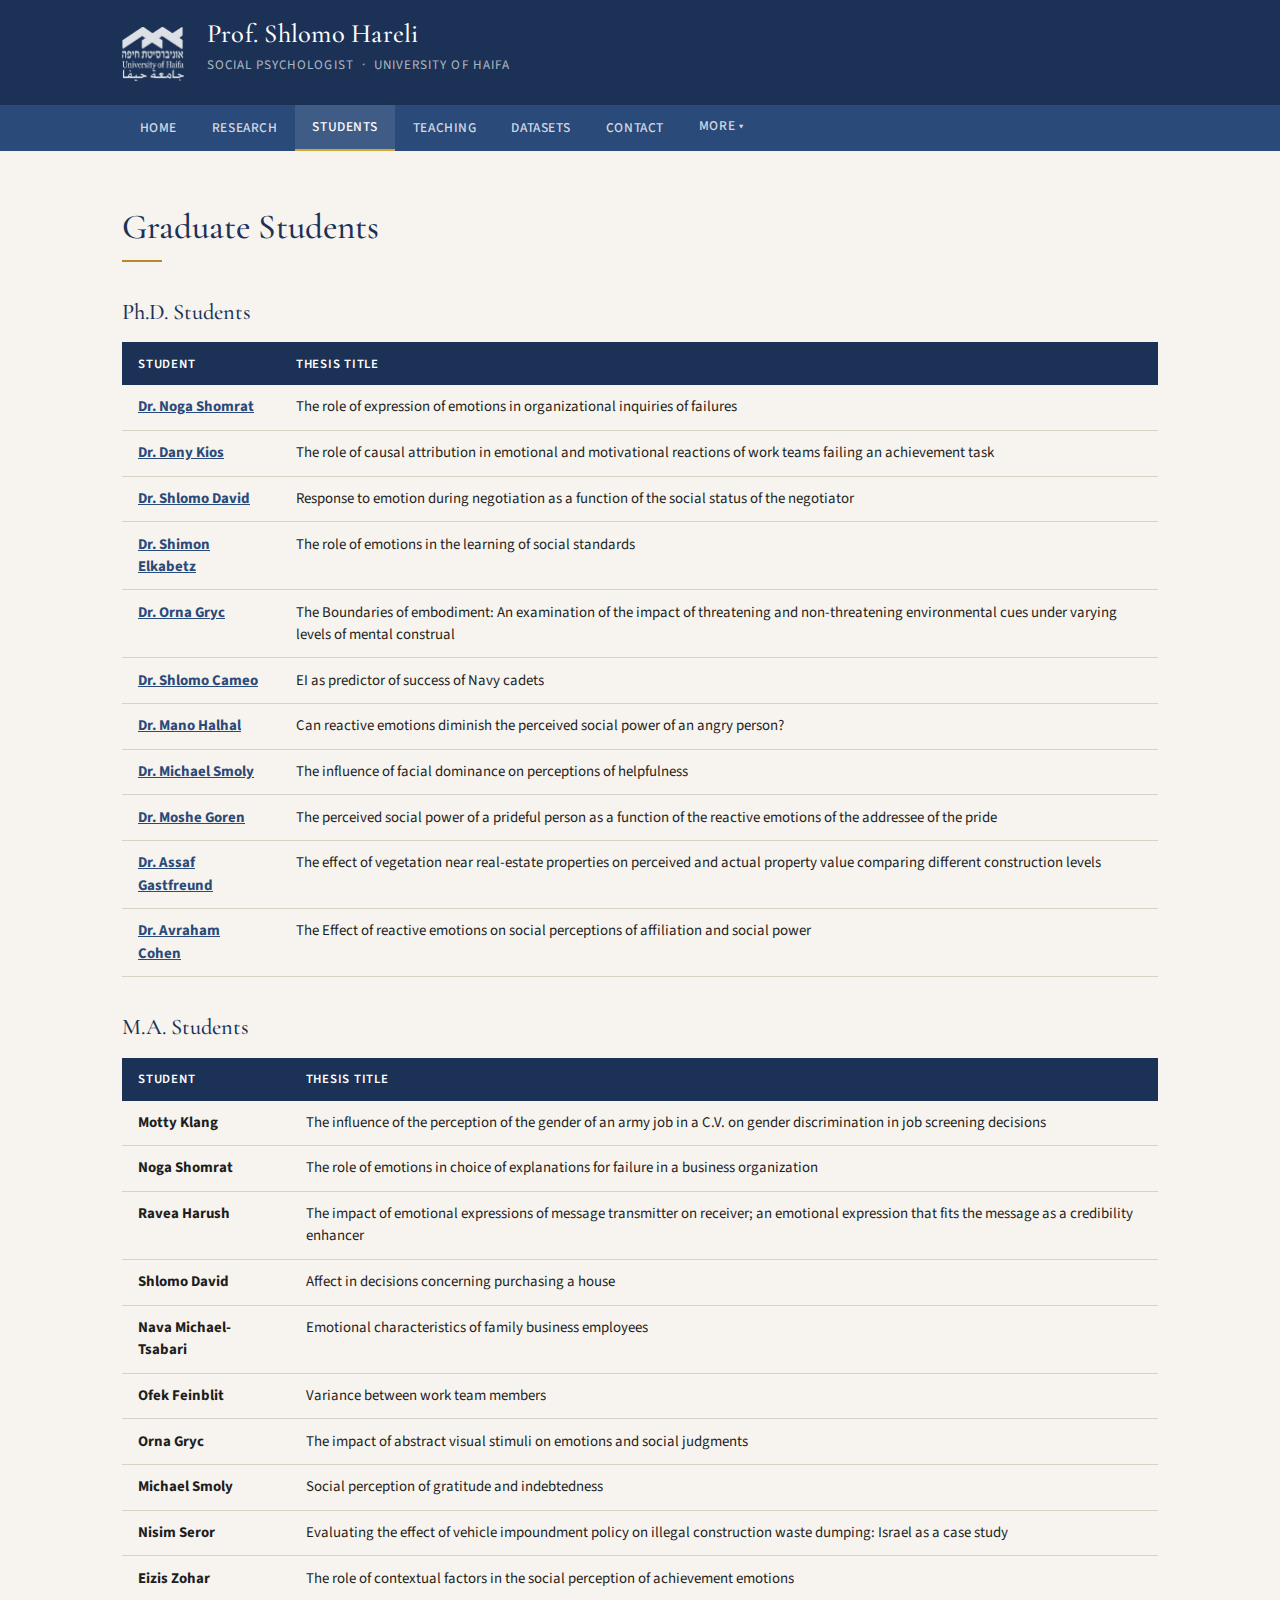
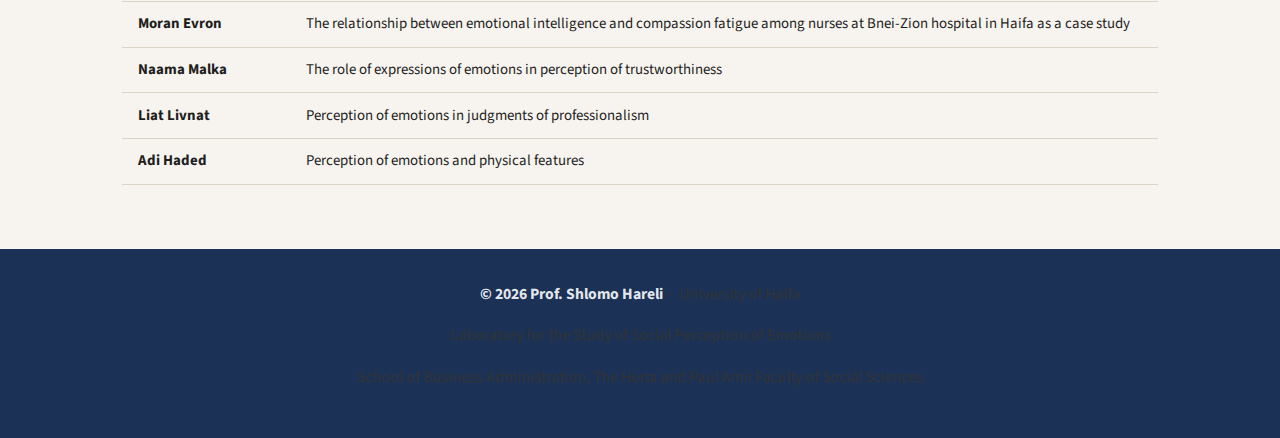
<file: students.html>
<!DOCTYPE html>
<html lang="en">
<head>
  <meta charset="UTF-8">
  <meta name="viewport" content="width=device-width, initial-scale=1.0">
  <title>Graduate Students – Prof. Shlomo Hareli</title>
  <link rel="preconnect" href="https://fonts.googleapis.com">
  <link rel="preconnect" href="https://fonts.gstatic.com" crossorigin>
  <link href="https://fonts.googleapis.com/css2?family=Cormorant+Garamond:ital,wght@0,400;0,500;0,600;1,400;1,500&family=Source+Sans+3:wght@300;400;500;600&display=swap" rel="stylesheet">
  <style>
    *, *::before, *::after { box-sizing: border-box; margin: 0; padding: 0; }
    :root {
      --navy:    #1b3256;
      --navy-lt: #2a4a7a;
      --gold:    #b8892a;
      --gold-lt: #d4a63a;
      --ink:     #1e1e1e;
      --muted:   #5a5a5a;
      --border:  #d9d2c5;
      --bg:      #f7f4ef;
      --card-bg: #ffffff;
      --serif:   'Cormorant Garamond', Georgia, serif;
      --sans:    'Source Sans 3', system-ui, sans-serif;
    }
    html { scroll-behavior: smooth; }
    body { font-family: var(--sans); background: var(--bg); color: var(--ink); line-height: 1.6; font-size: 16px; }
    .site-header { background: var(--navy); color: white; padding: 1.2rem 0 0; }
    .header-inner { max-width: 1100px; margin: 0 auto; padding: 0 2rem; display: flex; align-items: center; gap: 1.4rem; }
    .header-inner img.logo { height: 54px; width: auto; filter: brightness(0) invert(1); opacity: 0.85; }
    .header-text h1 { font-family: var(--serif); font-size: 1.65rem; font-weight: 500; letter-spacing: 0.01em; line-height: 1.2; color: #fff; }
    .header-text .tagline { font-size: 0.82rem; color: rgba(255,255,255,0.65); margin-top: 0.2rem; letter-spacing: 0.08em; text-transform: uppercase; }
    nav { background: var(--navy-lt); margin-top: 1rem; }
    .nav-inner { max-width: 1100px; margin: 0 auto; padding: 0 2rem; display: flex; align-items: stretch; }
    nav a, .dropdown-btn { display: flex; align-items: center; padding: 0.7rem 1.1rem; font-family: var(--sans); font-size: 0.84rem; font-weight: 500; letter-spacing: 0.04em; text-transform: uppercase; text-decoration: none; color: rgba(255,255,255,0.8); transition: background 0.15s, color 0.15s; border: none; background: none; cursor: pointer; white-space: nowrap; }
    nav a:hover, .dropdown-btn:hover { background: rgba(255,255,255,0.1); color: #fff; }
    nav a.active { background: rgba(255,255,255,0.1); border-bottom: 2px solid var(--gold-lt); color: #fff; }
    .dropdown { position: relative; }
    .dropdown-menu { display: none; position: absolute; top: 100%; left: 0; background: var(--navy); min-width: 220px; z-index: 100; box-shadow: 0 4px 16px rgba(0,0,0,0.25); }
    .dropdown:hover .dropdown-menu,
    .dropdown:focus-within .dropdown-menu { display: block; }
    .dropdown-menu a { display: block; padding: 0.6rem 1.2rem; font-size: 0.82rem; text-transform: none; letter-spacing: 0; border-top: 1px solid rgba(255,255,255,0.07); }
    .dropdown-menu a.active { background: rgba(255,255,255,0.1); color: #fff; }
    main { max-width: 1100px; margin: 0 auto; padding: 3rem 2rem 4rem; }
    h1.page-title { font-family: var(--serif); font-size: 2.2rem; font-weight: 500; color: var(--navy); margin-bottom: 0.3rem; }
    .title-rule { width: 40px; height: 2px; background: var(--gold); margin-bottom: 2rem; }
    h2.section-h { font-family: var(--serif); font-size: 1.4rem; font-weight: 500; color: var(--navy); margin: 2rem 0 0.8rem; }
    h3.sub-h { font-family: var(--sans); font-size: 0.88rem; font-weight: 700; letter-spacing: 0.04em; text-transform: uppercase; color: var(--navy); margin: 1.4rem 0 0.5rem; }
    p { font-size: 0.98rem; color: #333; line-height: 1.75; margin-bottom: 0.9em; }
    ul, ol { margin: 0.5em 0 1em 1.5em; }
    li { font-size: 0.97rem; color: #333; line-height: 1.7; margin-bottom: 0.2em; }
    a { color: var(--navy-lt); }
    a:hover { color: var(--gold); }
    strong { color: var(--ink); }
    .card { background: var(--card-bg); border: 1px solid var(--border); border-top: 3px solid var(--navy); padding: 1.4rem 1.6rem; border-radius: 2px; margin-bottom: 1.2rem; }
    .card:hover { border-top-color: var(--gold); box-shadow: 0 4px 14px rgba(0,0,0,0.07); }
    .info-box { background: var(--card-bg); border: 1px solid var(--border); border-left: 4px solid var(--gold); padding: 1.2rem 1.6rem; border-radius: 0 2px 2px 0; margin-bottom: 1.2rem; }
    .btn { display: inline-block; padding: 0.5rem 1.2rem; background: var(--navy); color: #fff; font-size: 0.82rem; font-weight: 600; letter-spacing: 0.04em; text-transform: uppercase; text-decoration: none; border-radius: 2px; transition: background 0.15s; }
    .btn:hover { background: var(--navy-lt); color: #fff; }
    table { width: 100%; border-collapse: collapse; font-size: 0.93rem; }
    thead th { background: var(--navy); color: #fff; padding: 0.7rem 1rem; text-align: left; font-size: 0.8rem; letter-spacing: 0.06em; text-transform: uppercase; font-weight: 600; }
    tbody tr { border-bottom: 1px solid var(--border); }
    tbody tr:hover { background: rgba(27,50,86,0.03); }
    tbody td { padding: 0.7rem 1rem; vertical-align: top; line-height: 1.5; }
    .tag { display: inline-block; font-size: 0.7rem; font-weight: 700; letter-spacing: 0.07em; text-transform: uppercase; padding: 0.15rem 0.55rem; border-radius: 100px; background: var(--navy); color: #fff; margin-bottom: 0.3rem; }
    footer { background: var(--navy); color: rgba(255,255,255,0.65); text-align: center; padding: 2rem; font-size: 0.82rem; line-height: 1.8; }
    footer strong { color: rgba(255,255,255,0.9); }
    @media (max-width: 680px) { .nav-inner { flex-wrap: wrap; } main { padding: 2rem 1.2rem 3rem; } }

    /* Skip link */
    .skip-link {
      position: absolute; top: -100px; left: 1rem;
      background: var(--gold); color: #fff;
      padding: 0.5rem 1rem; font-size: 0.85rem; font-weight: 600;
      border-radius: 0 0 4px 4px; text-decoration: none; z-index: 999;
      transition: top 0.15s;
    }
    .skip-link:focus { top: 0; }
  </style>
  <meta name="description" content="PhD and MA students supervised by Prof. Shlomo Hareli at the University of Haifa School of Business Administration.">
  <meta name="author" content="Shlomo Hareli">
  <meta name="robots" content="index, follow">
  <meta property="og:title" content="Graduate Students – Prof. Shlomo Hareli">
  <meta property="og:description" content="PhD and MA students supervised by Prof. Shlomo Hareli at the University of Haifa School of Business Administration.">
  <meta property="og:type" content="website">
  <meta property="og:url" content="https://shareli-create.github.io/personal_website/students.html">
  <meta property="og:site_name" content="Prof. Shlomo Hareli">
  <link rel="canonical" href="https://shareli-create.github.io/personal_website/students.html">
</head>
<body>
<a class="skip-link" href="#main-content">Skip to main content</a>
<header class="site-header">
  <div class="header-inner">
    <img src="university-logo.png" alt="University of Haifa" class="logo">
    <div class="header-text">
      <h1>Prof. Shlomo Hareli</h1>
      <p class="tagline">Social Psychologist &nbsp;·&nbsp; University of Haifa</p>
    </div>
  </div>
  <nav><div class="nav-inner"><a href="index.html">Home</a>
<a href="research.html">Research</a>
<a href="students.html" class="active">Students</a>
<a href="teaching.html">Teaching</a>
<a href="datasets.html">Datasets</a>
<a href="contact.html">Contact</a>
<div class="dropdown"><button class="dropdown-btn" aria-haspopup="true" aria-expanded="false" aria-label="More pages">More ▾</button><div class="dropdown-menu"><a href="news.html">In the News and on the Web</a>
<a href="posters.html">Posters at Conferences</a>
<a href="presentations.html">Invited Presentations</a>
<a href="accessibility.html">Accessibility Statement</a>
</div></div></div></nav>
</header>
<main id="main-content">
<h1 class="page-title">Graduate Students</h1>
<div class="title-rule"></div>
<h2 class="section-h">Ph.D. Students</h2>
<table>
  <thead><tr><th>Student</th><th>Thesis Title</th></tr></thead>
  <tbody><tr><td><strong><a href="http://research.haifa.ac.il/~shareli/Noga%20Shomrat.htm" target="_blank" rel="noopener">Dr. Noga Shomrat</a></strong></td><td>The role of expression of emotions in organizational inquiries of failures</td></tr>
<tr><td><strong><a href="https://sites.google.com/view/prof-shlomo-hareli/dr-dany-klos" target="_blank" rel="noopener">Dr. Dany Kios</a></strong></td><td>The role of causal attribution in emotional and motivational reactions of work teams failing an achievement task</td></tr>
<tr><td><strong><a href="https://sites.google.com/view/prof-shlomo-hareli/dr-shlomo-david" target="_blank" rel="noopener">Dr. Shlomo David</a></strong></td><td>Response to emotion during negotiation as a function of the social status of the negotiator</td></tr>
<tr><td><strong><a href="https://sites.google.com/view/prof-shlomo-hareli/dr-shimon-elkabetz" target="_blank" rel="noopener">Dr. Shimon Elkabetz</a></strong></td><td>The role of emotions in the learning of social standards</td></tr>
<tr><td><strong><a href="https://sites.google.com/view/prof-shlomo-hareli/dr-orna-gryc" target="_blank" rel="noopener">Dr. Orna Gryc</a></strong></td><td>The Boundaries of embodiment: An examination of the impact of threatening and non-threatening environmental cues under varying levels of mental construal</td></tr>
<tr><td><strong><a href="https://sites.google.com/view/prof-shlomo-hareli/dr-shlomo-cameo" target="_blank" rel="noopener">Dr. Shlomo Cameo</a></strong></td><td>EI as predictor of success of Navy cadets</td></tr>
<tr><td><strong><a href="https://sites.google.com/view/prof-shlomo-hareli/dr-mano-halhal" target="_blank" rel="noopener">Dr. Mano Halhal</a></strong></td><td>Can reactive emotions diminish the perceived social power of an angry person?</td></tr>
<tr><td><strong><a href="https://sites.google.com/view/prof-shlomo-hareli/dr-michael-smoly" target="_blank" rel="noopener">Dr. Michael Smoly</a></strong></td><td>The influence of facial dominance on perceptions of helpfulness</td></tr>
<tr><td><strong><a href="https://sites.google.com/view/prof-shlomo-hareli/dr-moshe-goren" target="_blank" rel="noopener">Dr. Moshe Goren</a></strong></td><td>The perceived social power of a prideful person as a function of the reactive emotions of the addressee of the pride</td></tr>
<tr><td><strong><a href="https://sites.google.com/view/prof-shlomo-hareli/dr-assaf-gastfreund" target="_blank" rel="noopener">Dr. Assaf Gastfreund</a></strong></td><td>The effect of vegetation near real-estate properties on perceived and actual property value comparing different construction levels</td></tr>
<tr><td><strong><a href="https://sites.google.com/view/prof-shlomo-hareli/dr-avraham-cohen" target="_blank" rel="noopener">Dr. Avraham Cohen</a></strong></td><td>The Effect of reactive emotions on social perceptions of affiliation and social power</td></tr></tbody>
</table>
<h2 class="section-h">M.A. Students</h2>
<table>
  <thead><tr><th>Student</th><th>Thesis Title</th></tr></thead>
  <tbody><tr><td><strong>Motty Klang</strong></td><td>The influence of the perception of the gender of an army job in a C.V. on gender discrimination in job screening decisions</td></tr>
<tr><td><strong>Noga Shomrat</strong></td><td>The role of emotions in choice of explanations for failure in a business organization</td></tr>
<tr><td><strong>Ravea Harush</strong></td><td>The impact of emotional expressions of message transmitter on receiver; an emotional expression that fits the message as a credibility enhancer</td></tr>
<tr><td><strong>Shlomo David</strong></td><td>Affect in decisions concerning purchasing a house</td></tr>
<tr><td><strong>Nava Michael-Tsabari</strong></td><td>Emotional characteristics of family business employees</td></tr>
<tr><td><strong>Ofek Feinblit</strong></td><td>Variance between work team members</td></tr>
<tr><td><strong>Orna Gryc</strong></td><td>The impact of abstract visual stimuli on emotions and social judgments</td></tr>
<tr><td><strong>Michael Smoly</strong></td><td>Social perception of gratitude and indebtedness</td></tr>
<tr><td><strong>Nisim Seror</strong></td><td>Evaluating the effect of vehicle impoundment policy on illegal construction waste dumping: Israel as a case study</td></tr>
<tr><td><strong>Eizis Zohar</strong></td><td>The role of contextual factors in the social perception of achievement emotions</td></tr>
<tr><td><strong>Moran Evron</strong></td><td>The relationship between emotional intelligence and compassion fatigue among nurses at Bnei-Zion hospital in Haifa as a case study</td></tr>
<tr><td><strong>Naama Malka</strong></td><td>The role of expressions of emotions in perception of trustworthiness</td></tr>
<tr><td><strong>Liat Livnat</strong></td><td>Perception of emotions in judgments of professionalism</td></tr>
<tr><td><strong>Adi Haded</strong></td><td>Perception of emotions and physical features</td></tr></tbody>
</table>
</main>
<footer>
  <p><strong>© 2026 Prof. Shlomo Hareli</strong> &nbsp;·&nbsp; University of Haifa</p>
  <p>Laboratory for the Study of Social Perception of Emotions</p>
  <p>School of Business Administration, The Herta and Paul Amir Faculty of Social Sciences</p>
</footer>

<script>
(function() {
  var btn = document.querySelector('.dropdown-btn');
  var menu = btn ? btn.nextElementSibling : null;
  if (!btn || !menu) return;

  function open()  { menu.style.display = 'block'; btn.setAttribute('aria-expanded','true');  }
  function close() { menu.style.display = '';      btn.setAttribute('aria-expanded','false'); }
  function isOpen(){ return menu.style.display === 'block'; }

  btn.addEventListener('click', function(e) { e.stopPropagation(); isOpen() ? close() : open(); });
  btn.addEventListener('keydown', function(e) {
    if (e.key === 'Enter' || e.key === ' ') { e.preventDefault(); isOpen() ? close() : open(); }
    if (e.key === 'Escape') close();
  });
  document.addEventListener('keydown', function(e) { if (e.key === 'Escape') close(); });
  document.addEventListener('click', function(e) {
    if (!btn.parentElement.contains(e.target)) close();
  });

  // Keep focus-visible inside menu from closing it
  menu.querySelectorAll('a').forEach(function(a) {
    a.addEventListener('keydown', function(e) { if (e.key === 'Escape') { close(); btn.focus(); } });
  });
})();
</script>
</body>
</html>
</file>
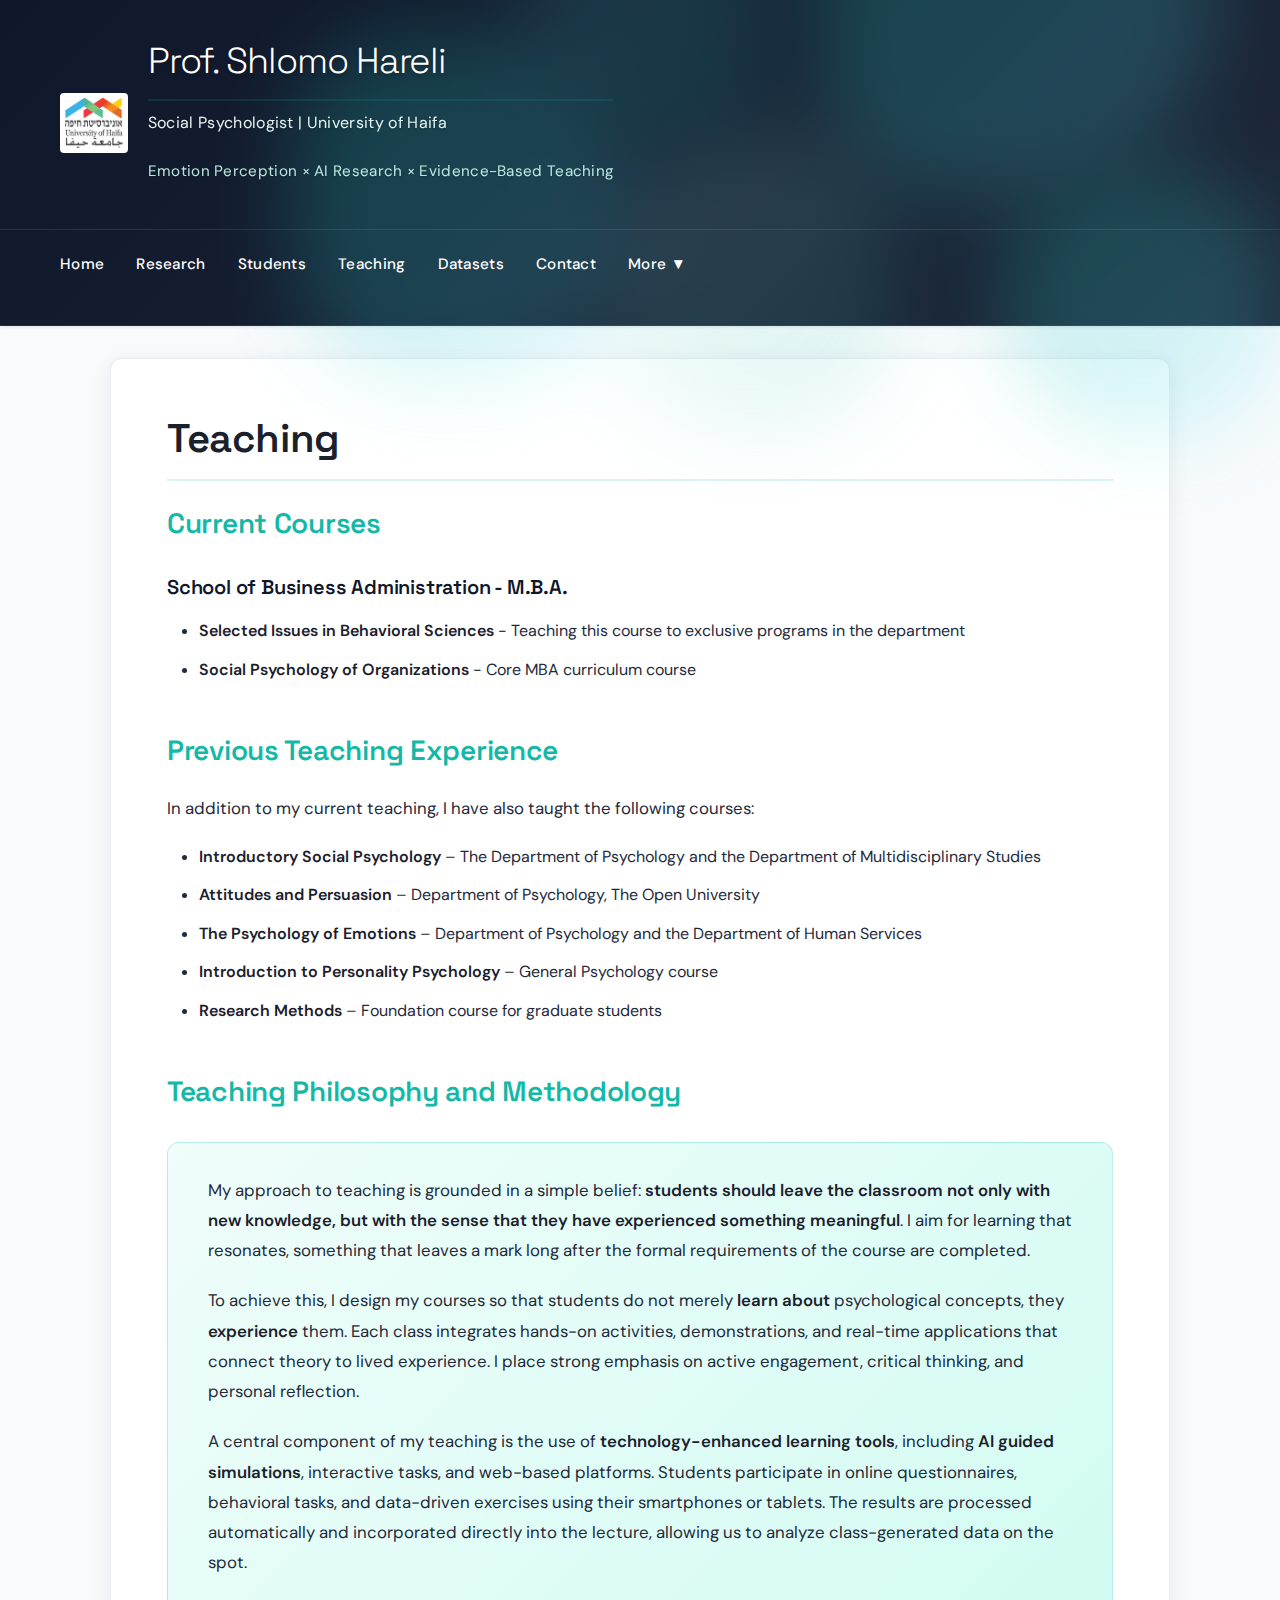
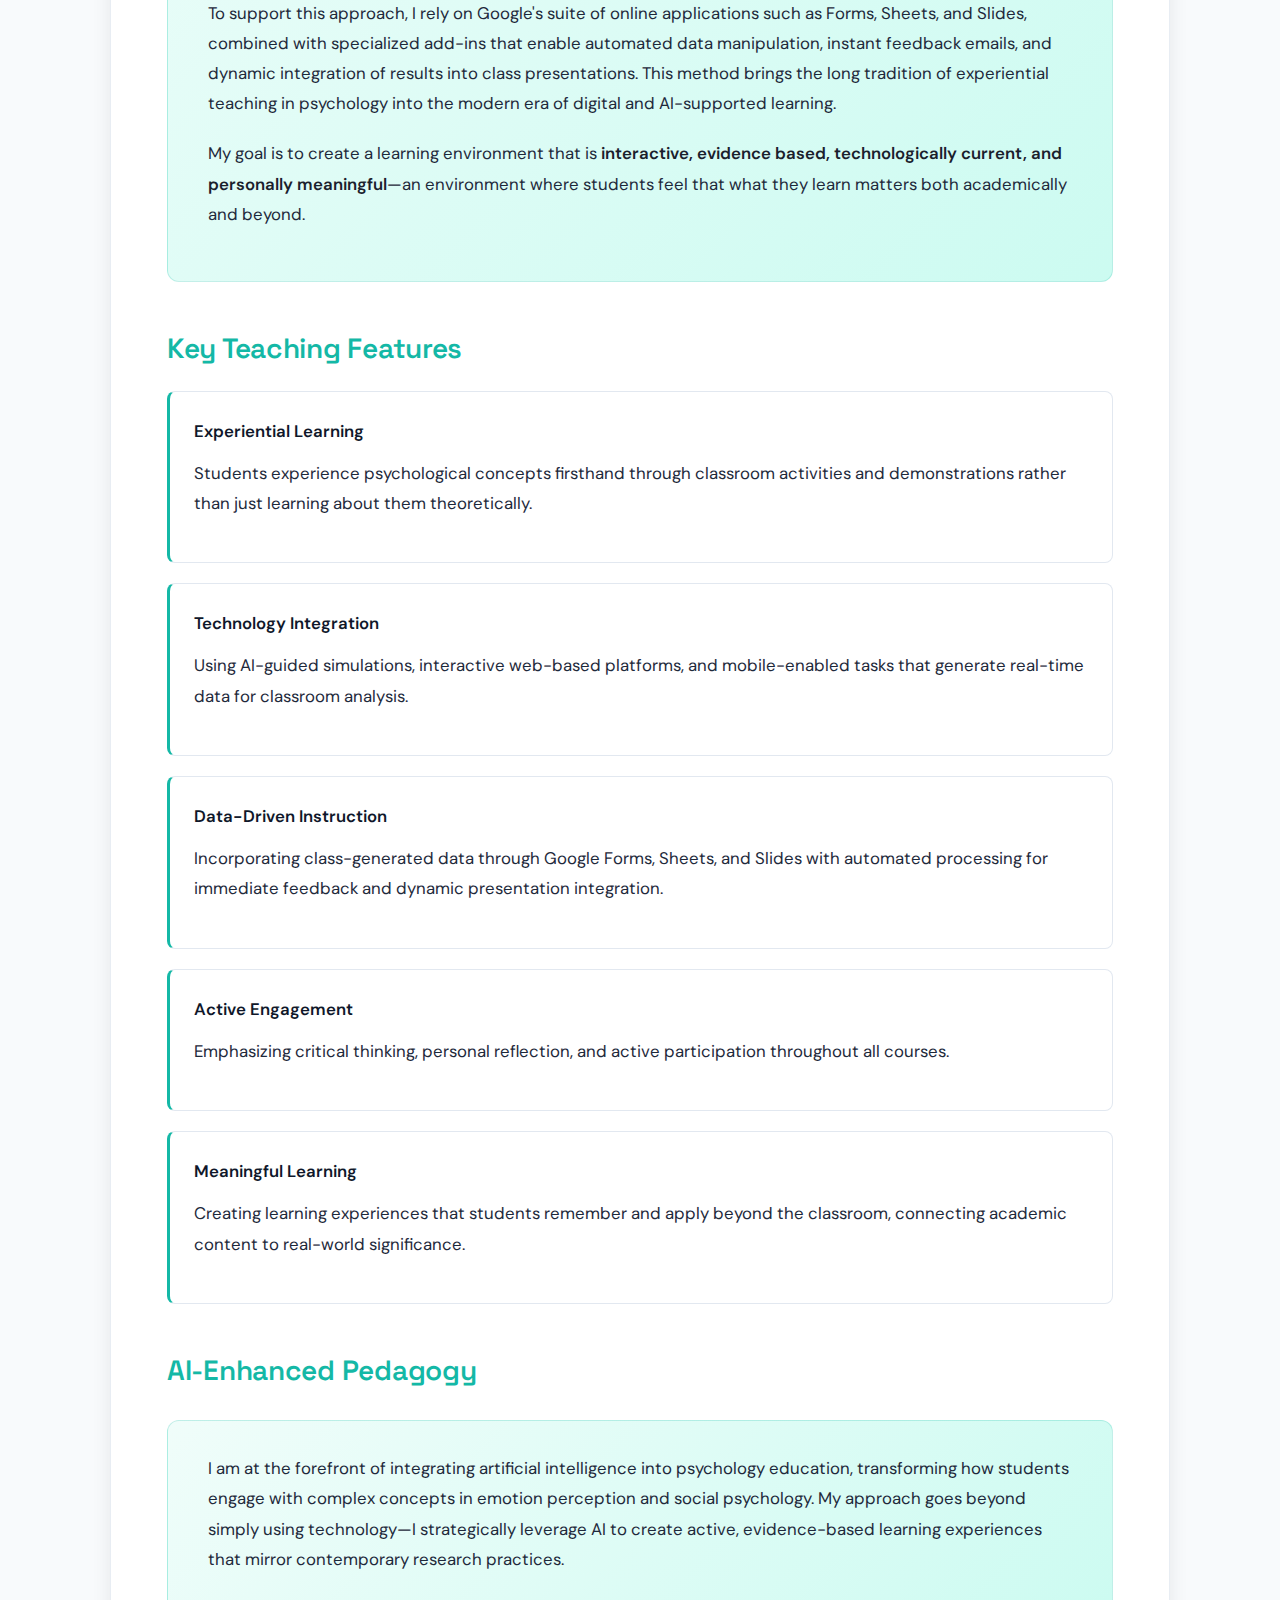
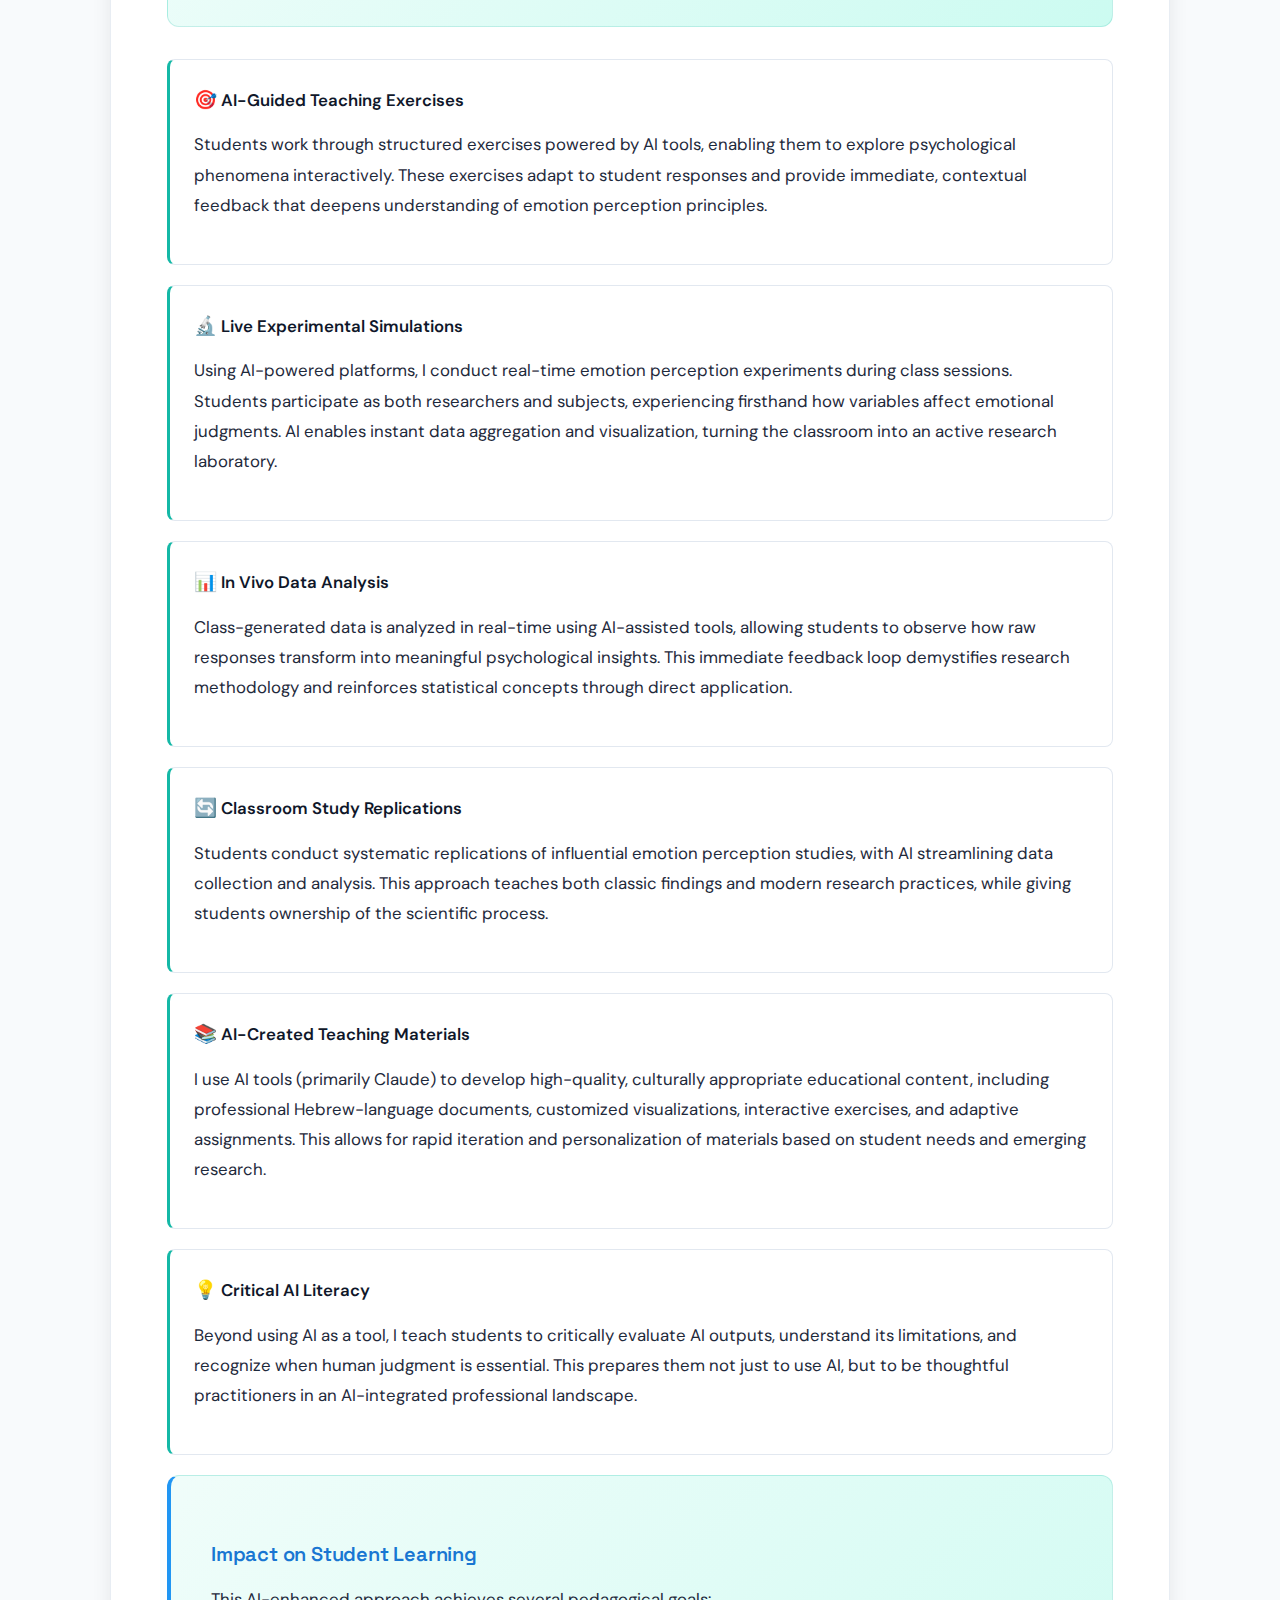
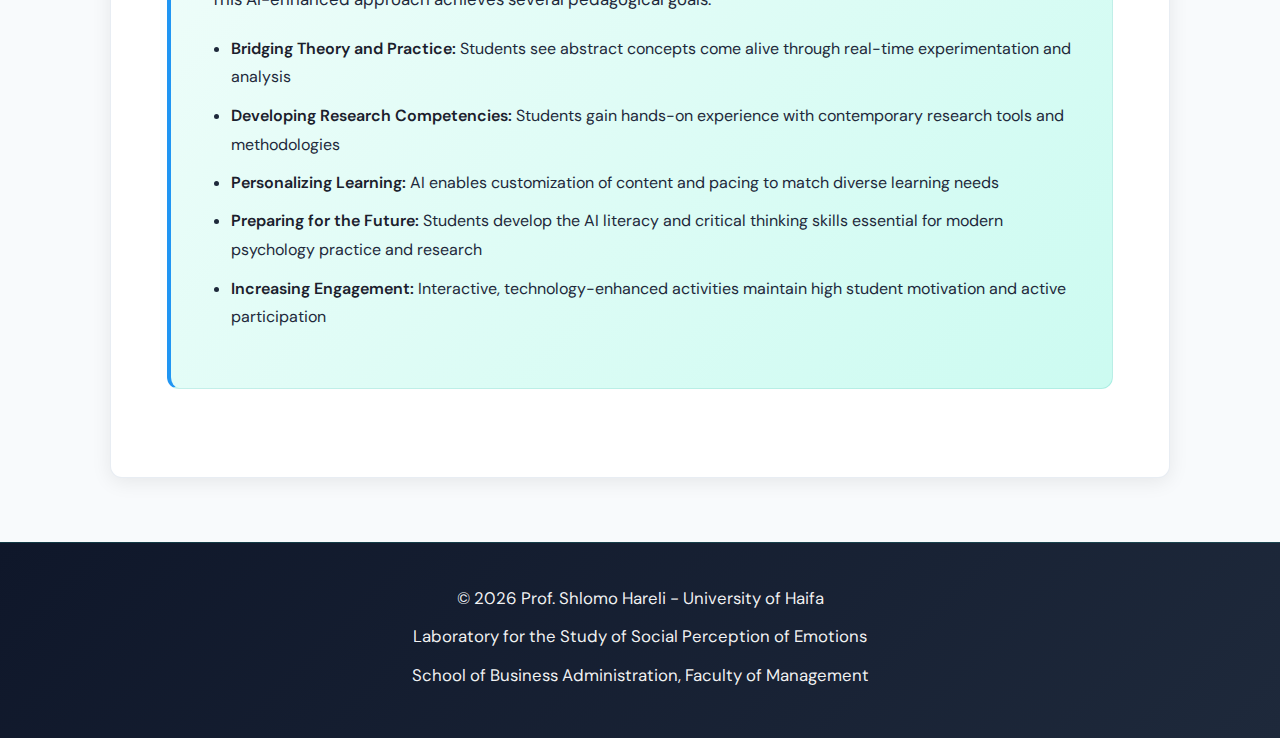
<file: teaching.html>
<!DOCTYPE html>
<html lang="en">
<head>
    <meta charset="UTF-8">
    <meta name="viewport" content="width=device-width, initial-scale=1.0">
    <title>Prof. Shlomo Hareli - Teaching</title>
    <link rel="stylesheet" href="style2.css">
    
</head>
<body>
    <header>
        <div class="header-decoration">
            <div class="header-shape"></div>
            <div class="header-shape"></div>
            <div class="header-shape"></div>
            <div class="header-shape"></div>
            <div class="header-shape"></div>
        </div>
        <div class="header-content">
            <div style="display: flex; align-items: center; gap: 20px; flex-wrap: wrap;">
                <img src="university-logo.png" alt="University of Haifa Logo" style="height: 60px; width: auto; background-color: white; padding: 5px; border-radius: 4px;">
                <div>
                    <h1>Prof. Shlomo Hareli</h1>
                    <p>Social Psychologist | University of Haifa</p>
                    <p class="header-tagline">Emotion Perception × AI Research × Evidence-Based Teaching</p>
                </div>
            </div>
        </div>
        <nav>
            <ul>
                <li><a href="index.html">Home</a></li>
                <li><a href="research.html">Research</a></li>
                <li><a href="students.html">Students</a></li>
                <li><a href="teaching.html">Teaching</a></li>
                <li><a href="datasets.html">Datasets</a></li>
                <li><a href="contact.html">Contact</a></li>
                
                
                <li class="dropdown"><a href="#" role="button" aria-label="More pages menu" aria-expanded="false" aria-haspopup="true" onclick="event.preventDefault(); var menu = this.nextElementSibling; var isOpen = menu.style.display === 'block'; menu.style.display = isOpen ? 'none' : 'block'; this.setAttribute('aria-expanded', !isOpen); return false;">More ▼</a><div class="dropdown-content" role="menu" style="display: none;"><a href="news.html" role="menuitem">In the News and on the Web</a><a href="posters.html" role="menuitem">Posters at Conferences</a><a href="presentations.html" role="menuitem">Invited Presentations</a><a href="facebook.html" role="menuitem">My Facebook Group</a><a href="accessibility.html" role="menuitem">Accessibility Statement</a></div></li>
            </ul>
        </nav>
    </header>

    <div class="container">
        <main>
            <h1>Teaching</h1>

            <section>
                <h2>Current Courses</h2>
                <h3>School of Business Administration - M.B.A.</h3>
                <ul>
                    <li><strong>Selected Issues in Behavioral Sciences</strong> - Teaching this course to exclusive programs in the department</li>
                    <li><strong>Social Psychology of Organizations</strong> - Core MBA curriculum course</li>
                </ul>
            </section>

            <section>
                <h2>Previous Teaching Experience</h2>
                <p>In addition to my current teaching, I have also taught the following courses:</p>
                <ul>
                    <li><strong>Introductory Social Psychology</strong> – The Department of Psychology and the Department of Multidisciplinary Studies</li>
                    <li><strong>Attitudes and Persuasion</strong> – Department of Psychology, The Open University</li>
                    <li><strong>The Psychology of Emotions</strong> – Department of Psychology and the Department of Human Services</li>
                    <li><strong>Introduction to Personality Psychology</strong> – General Psychology course</li>
                    <li><strong>Research Methods</strong> – Foundation course for graduate students</li>
                </ul>
            </section>

            <section>
                <h2>Teaching Philosophy and Methodology</h2>
                <div class="about-box">
                    <p>My approach to teaching is grounded in a simple belief: <strong>students should leave the classroom not only with new knowledge, but with the sense that they have experienced something meaningful</strong>. I aim for learning that resonates, something that leaves a mark long after the formal requirements of the course are completed.</p>

                    <p>To achieve this, I design my courses so that students do not merely <strong>learn about</strong> psychological concepts, they <strong>experience</strong> them. Each class integrates hands-on activities, demonstrations, and real-time applications that connect theory to lived experience. I place strong emphasis on active engagement, critical thinking, and personal reflection.</p>

                    <p>A central component of my teaching is the use of <strong>technology-enhanced learning tools</strong>, including <strong>AI guided simulations</strong>, interactive tasks, and web-based platforms. Students participate in online questionnaires, behavioral tasks, and data-driven exercises using their smartphones or tablets. The results are processed automatically and incorporated directly into the lecture, allowing us to analyze class-generated data on the spot.</p>

                    <p>To support this approach, I rely on Google's suite of online applications such as Forms, Sheets, and Slides, combined with specialized add-ins that enable automated data manipulation, instant feedback emails, and dynamic integration of results into class presentations. This method brings the long tradition of experiential teaching in psychology into the modern era of digital and AI-supported learning.</p>

                    <p>My goal is to create a learning environment that is <strong>interactive, evidence based, technologically current, and personally meaningful</strong>—an environment where students feel that what they learn matters both academically and beyond.</p>
                </div>
            </section>

            <section>
                <h2>Key Teaching Features</h2>
                <div class="research-item">
                    <strong>Experiential Learning</strong>
                    <p>Students experience psychological concepts firsthand through classroom activities and demonstrations rather than just learning about them theoretically.</p>
                </div>

                <div class="research-item">
                    <strong>Technology Integration</strong>
                    <p>Using AI-guided simulations, interactive web-based platforms, and mobile-enabled tasks that generate real-time data for classroom analysis.</p>
                </div>

                <div class="research-item">
                    <strong>Data-Driven Instruction</strong>
                    <p>Incorporating class-generated data through Google Forms, Sheets, and Slides with automated processing for immediate feedback and dynamic presentation integration.</p>
                </div>

                <div class="research-item">
                    <strong>Active Engagement</strong>
                    <p>Emphasizing critical thinking, personal reflection, and active participation throughout all courses.</p>
                </div>

                <div class="research-item">
                    <strong>Meaningful Learning</strong>
                    <p>Creating learning experiences that students remember and apply beyond the classroom, connecting academic content to real-world significance.</p>
                </div>
            </section>

            <section class="ai-pedagogy-section">
                <h2>AI-Enhanced Pedagogy</h2>

                <div class="about-box">
                    <p>I am at the forefront of integrating artificial intelligence into psychology education, transforming how students engage with complex concepts in emotion perception and social psychology. My approach goes beyond simply using technology—I strategically leverage AI to create active, evidence-based learning experiences that mirror contemporary research practices.</p>
                </div>

                <div class="research-item">
                    <strong><span style="font-size: 1.1em;">🎯</span> AI-Guided Teaching Exercises</strong>
                    <p>Students work through structured exercises powered by AI tools, enabling them to explore psychological phenomena interactively. These exercises adapt to student responses and provide immediate, contextual feedback that deepens understanding of emotion perception principles.</p>
                </div>

                <div class="research-item">
                    <strong><span style="font-size: 1.1em;">🔬</span> Live Experimental Simulations</strong>
                    <p>Using AI-powered platforms, I conduct real-time emotion perception experiments during class sessions. Students participate as both researchers and subjects, experiencing firsthand how variables affect emotional judgments. AI enables instant data aggregation and visualization, turning the classroom into an active research laboratory.</p>
                </div>

                <div class="research-item">
                    <strong><span style="font-size: 1.1em;">📊</span> In Vivo Data Analysis</strong>
                    <p>Class-generated data is analyzed in real-time using AI-assisted tools, allowing students to observe how raw responses transform into meaningful psychological insights. This immediate feedback loop demystifies research methodology and reinforces statistical concepts through direct application.</p>
                </div>

                <div class="research-item">
                    <strong><span style="font-size: 1.1em;">🔄</span> Classroom Study Replications</strong>
                    <p>Students conduct systematic replications of influential emotion perception studies, with AI streamlining data collection and analysis. This approach teaches both classic findings and modern research practices, while giving students ownership of the scientific process.</p>
                </div>

                <div class="research-item">
                    <strong><span style="font-size: 1.1em;">📚</span> AI-Created Teaching Materials</strong>
                    <p>I use AI tools (primarily Claude) to develop high-quality, culturally appropriate educational content, including professional Hebrew-language documents, customized visualizations, interactive exercises, and adaptive assignments. This allows for rapid iteration and personalization of materials based on student needs and emerging research.</p>
                </div>

                <div class="research-item">
                    <strong><span style="font-size: 1.1em;">💡</span> Critical AI Literacy</strong>
                    <p>Beyond using AI as a tool, I teach students to critically evaluate AI outputs, understand its limitations, and recognize when human judgment is essential. This prepares them not just to use AI, but to be thoughtful practitioners in an AI-integrated professional landscape.</p>
                </div>

                <div class="about-box" style="margin-top: 20px; background-color: #e3f2fd; border-left: 4px solid #2196F3;">
                    <h3 style="color: #1976D2;">Impact on Student Learning</h3>
                    <p>This AI-enhanced approach achieves several pedagogical goals:</p>
                    <ul style="margin-left: 20px; line-height: 1.8;">
                        <li><strong>Bridging Theory and Practice:</strong> Students see abstract concepts come alive through real-time experimentation and analysis</li>
                        <li><strong>Developing Research Competencies:</strong> Students gain hands-on experience with contemporary research tools and methodologies</li>
                        <li><strong>Personalizing Learning:</strong> AI enables customization of content and pacing to match diverse learning needs</li>
                        <li><strong>Preparing for the Future:</strong> Students develop the AI literacy and critical thinking skills essential for modern psychology practice and research</li>
                        <li><strong>Increasing Engagement:</strong> Interactive, technology-enhanced activities maintain high student motivation and active participation</li>
                    </ul>
                </div>
            </section>
        </main>
    </div>

    <footer>
        <p>&copy; 2026 Prof. Shlomo Hareli - University of Haifa</p>
        <p>Laboratory for the Study of Social Perception of Emotions</p>
        <p>School of Business Administration, Faculty of Management</p>
    </footer>
</body>
</html>
</file>
<file: style2.css>
/* Prof. Shlomo Hareli Website - Professional CSS */
@import url('https://fonts.googleapis.com/css2?family=DM+Sans:wght@400;500;600;700&family=Space+Grotesk:wght@500;600;700&display=swap');

* {
    margin: 0;
    padding: 0;
    box-sizing: border-box;
}

body {
    font-family: 'DM Sans', -apple-system, BlinkMacSystemFont, 'Segoe UI', sans-serif;
    line-height: 1.8;
    color: #1e293b;
    background: #f8fafc;
    min-height: 100vh;
    font-size: 16px;
    font-weight: 400;
}

/* Header and Navigation */
header {
    background: linear-gradient(135deg, #0f172a 0%, #1e293b 100%);
    color: white;
    padding: 2.5rem 0 1rem;
    box-shadow: 0 1px 3px rgba(0,0,0,0.1);
    position: relative;
    z-index: 1000;
    border-bottom: 1px solid rgba(20, 184, 166, 0.2);
    overflow: visible;
}

/* Header Decoration - Elegant abstract shapes */
.header-decoration {
    position: absolute;
    top: 0;
    right: 0;
    width: 100%;
    height: 100%;
    opacity: 0.25;
    pointer-events: none;
    z-index: 0;
}

.header-shape {
    position: absolute;
    background: linear-gradient(135deg, rgba(20, 184, 166, 0.9), rgba(99, 233, 255, 0.7));
    animation: float 12s ease-in-out infinite;
    filter: blur(40px);
}

.header-shape:nth-child(1) {
    width: 400px;
    height: 400px;
    border-radius: 45% 55% 60% 40%;
    top: -200px;
    right: 5%;
    animation-delay: 0s;
}

.header-shape:nth-child(2) {
    width: 300px;
    height: 300px;
    border-radius: 60% 40% 45% 55%;
    top: 40%;
    right: 30%;
    animation-delay: 3s;
    background: linear-gradient(135deg, rgba(204, 251, 241, 0.6), rgba(20, 184, 166, 0.5));
}

.header-shape:nth-child(3) {
    width: 350px;
    height: 350px;
    border-radius: 40% 60% 55% 45%;
    top: 10%;
    right: 50%;
    animation-delay: 6s;
}

.header-shape:nth-child(4) {
    width: 250px;
    height: 250px;
    border-radius: 55% 45% 40% 60%;
    top: -100px;
    right: 40%;
    animation-delay: 9s;
    background: linear-gradient(135deg, rgba(99, 233, 255, 0.5), rgba(20, 184, 166, 0.6));
}

.header-shape:nth-child(5) {
    width: 280px;
    height: 280px;
    border-radius: 50% 50% 45% 55%;
    top: 50%;
    right: 0%;
    animation-delay: 4s;
}

@keyframes float {
    0%, 100% {
        transform: translate(0, 0) rotate(0deg) scale(1);
    }
    25% {
        transform: translate(20px, -30px) rotate(5deg) scale(1.05);
    }
    50% {
        transform: translate(-10px, 20px) rotate(-3deg) scale(0.95);
    }
    75% {
        transform: translate(15px, -10px) rotate(4deg) scale(1.02);
    }
}

header h1 {
    font-size: 2rem;
    margin-bottom: 0.5rem;
    font-weight: 600;
    letter-spacing: -0.02em;
    text-shadow: 0 2px 4px rgba(0, 0, 0, 0.3);
    color: #ffffff;
}

header p {
    font-size: 1rem;
    opacity: 0.95;
    font-weight: 400;
    text-shadow: 0 1px 2px rgba(0, 0, 0, 0.2);
    color: #f0fdfa;
}

.header-content {
    max-width: 1200px;
    margin: 0 auto;
    padding: 0 20px;
    position: relative;
    z-index: 1;
}

.header-tagline {
    font-size: 0.95rem;
    margin-top: 0.75rem;
    opacity: 0.9;
    font-weight: 400;
    color: #ccfbf1;
    letter-spacing: 0.02em;
}

nav {
    background: transparent;
    padding: 1.25rem 0;
    margin-top: 1.5rem;
    border-top: 1px solid rgba(255,255,255,0.1);
    position: relative;
    z-index: 10;
}

nav ul {
    max-width: 1200px;
    margin: 0 auto;
    padding: 0 20px;
    list-style: none;
    display: flex;
    flex-wrap: wrap;
    gap: 2rem;
}

nav a {
    color: white;
    text-decoration: none;
    font-weight: 500;
    transition: opacity 0.3s, text-shadow 0.3s;
}

nav a:hover {
    opacity: 0.8;
    text-shadow: 0 0 8px rgba(255,255,255,0.5);
}

/* Dropdown Navigation */
.dropdown {
    position: relative;
    display: inline-block;
}

.dropdown-content {
    display: none;
    position: absolute;
    background-color: #f9f9f9;
    min-width: 200px;
    box-shadow: 0px 8px 16px 0px rgba(0,0,0,0.2);
    padding: 12px 16px;
    z-index: 1100;
    border-radius: 5px;
    top: 100%;
    left: 0;
}

.dropdown-content a {
    color: #0f172a;
    padding: 12px 16px;
    text-decoration: none;
    display: block;
    border-radius: 6px;
    transition: all 0.2s ease;
}

.dropdown-content a:hover {
    background-color: #d4f1f4;
    color: #00b8a9;
}

nav li.dropdown > button {
    background: none;
    border: none;
    color: white;
    font: inherit;
    cursor: pointer;
    padding: 0;
    font-weight: 500;
    transition: opacity 0.3s, text-shadow 0.3s;
}

nav li.dropdown > button:hover {
    opacity: 0.8;
    text-shadow: 0 0 8px rgba(255,255,255,0.5);
}

nav li.dropdown > button:after {
    content: " ▼";
    font-size: 0.8rem;
}

/* Main Container */
.container {
    max-width: 1100px;
    margin: 2rem auto;
    padding: 0 20px;
}

main {
    background: white;
    border-radius: 16px;
    padding: 3rem 3.5rem;
    box-shadow: 0 1px 3px rgba(0,0,0,0.05), 0 20px 40px rgba(0,0,0,0.03);
    margin-bottom: 2rem;
    border: 1px solid rgba(226, 232, 240, 0.8);
}

/* Sections */
section {
    margin-bottom: 2.5rem;
}

section:last-child {
    margin-bottom: 0;
}

/* Headings */
h1 {
    color: #0f172a;
    font-size: 2.5rem;
    margin-bottom: 2rem;
    border-bottom: 2px solid rgba(20, 184, 166, 0.15);
    padding-bottom: 1rem;
    font-weight: 600;
}

h2 {
    color: #14b8a6;
    font-size: 1.75rem;
    margin-bottom: 1.5rem;
    margin-top: 3rem;
    font-weight: 600;
}

h2:first-child {
    margin-top: 0;
}

h3 {
    color: #0f172a;
    font-size: 1.25rem;
    margin-bottom: 1rem;
    margin-top: 1.5rem;
    font-weight: 600;
}

h4 {
    color: #14b8a6;
    font-size: 1.1rem;
    margin-bottom: 0.75rem;
    margin-top: 1.25rem;
    font-weight: 600;
}

/* Text Content */
p {
    margin-bottom: 1rem;
    line-height: 1.8;
}

em {
    font-style: italic;
    color: #555;
}

strong {
    font-weight: 600;
    color: #0f172a;
}

/* Lists */
ul, ol {
    margin-left: 2rem;
    margin-bottom: 1.5rem;
}

li {
    margin-bottom: 0.6rem;
}

.no-indent {
    list-style: none;
    margin-left: 0;
}

.no-indent li {
    margin-bottom: 0.4rem;
    padding-left: 1.5rem;
    position: relative;
}

.no-indent li:before {
    content: "•";
    color: #14b8a6;
    position: absolute;
    left: 0;
    font-weight: bold;
}

/* Tables */
table {
    width: 100%;
    border-collapse: collapse;
    margin: 1.5rem 0;
    background: white;
    border-radius: 8px;
    overflow: hidden;
    box-shadow: 0 2px 8px rgba(0,0,0,0.05);
}

th {
    background: linear-gradient(135deg, #14b8a6 0%, #0d9488 100%);
    color: white;
    padding: 1rem;
    text-align: left;
    font-weight: 600;
}

td {
    padding: 0.8rem 1rem;
    border-bottom: 1px solid #e5e7eb;
}

tr:last-child td {
    border-bottom: none;
}

tr:nth-child(even) {
    background: #f9fafb;
}

tr:hover {
    background: #e6f7f7;
    transition: background 0.2s;
}

/* Contact Information Box */
.contact-info {
    background: linear-gradient(135deg, #f0fdfa 0%, #ccfbf1 100%);
    border-left: 4px solid #14b8a6;
    padding: 2rem;
    margin: 2rem 0;
    border-radius: 12px;
    border: 1px solid rgba(20, 184, 166, 0.2);
    border-left: 4px solid #14b8a6;
}

.contact-info strong {
    display: block;
    margin-bottom: 0.5rem;
    font-size: 1.05rem;
}

.contact-info p {
    margin-bottom: 0.5rem;
}

/* Profile Photo */
.profile-section {
    display: flex;
    gap: 2rem;
    align-items: flex-start;
    margin-bottom: 2rem;
}

.profile-photo {
    width: 250px;
    height: 250px;
    border-radius: 12px;
    object-fit: cover;
    box-shadow: 0 10px 25px rgba(0,0,0,0.1);
    border: 3px solid #14b8a6;
}

.profile-text {
    flex: 1;
}

@media (max-width: 768px) {
    .profile-section {
        flex-direction: column;
    }

    .profile-photo {
        width: 200px;
        height: 200px;
    }
}

/* About Box */
.about-box {
    background: linear-gradient(135deg, #f0fdfa 0%, #ccfbf1 100%);
    border: 1px solid rgba(20, 184, 166, 0.2);
    padding: 2rem 2.5rem;
    border-radius: 12px;
    margin: 2rem 0;
    line-height: 1.8;
}

/* Research Interest Items */
.research-item {
    background: #ffffff;
    border: 1px solid #e2e8f0;
    border-left: 3px solid #14b8a6;
    padding: 1.5rem;
    margin-bottom: 1.25rem;
    border-radius: 8px;
    transition: all 0.2s ease;
}

.research-item:hover {
    border-left-color: #0d9488;
    box-shadow: 0 4px 12px rgba(20, 184, 166, 0.08);
    transform: translateY(-1px);
}

.research-item strong {
    display: block;
    color: #0f172a;
    margin-bottom: 0.75rem;
    font-weight: 600;
    font-size: 1.05rem;
}

/* Publication Categories */
.publication-section {
    margin-bottom: 2.5rem;
}

.publication-section h3 {
    background: #d4f1f4;
    padding: 0.8rem 1rem;
    border-radius: 5px;
    margin-top: 1.5rem;
}

.publication {
    padding: 0.8rem;
    margin-bottom: 0.8rem;
    line-height: 1.7;
}

.publication em {
    display: inline;
}

/* Footer */
footer {
    background: linear-gradient(135deg, #0f172a 0%, #1e293b 100%);
    color: white;
    text-align: center;
    padding: 2.5rem 2rem;
    margin-top: 4rem;
    border-top: 1px solid rgba(20, 184, 166, 0.2);
}

footer p {
    margin-bottom: 0.5rem;
    color: rgba(255,255,255,0.95);
}

footer a {
    color: rgba(255,255,255,0.9);
    text-decoration: none;
    border-bottom: 1px solid rgba(255,255,255,0.3);
}

footer a:hover {
    border-bottom-color: white;
    opacity: 0.9;
}

/* Links */
a {
    color: #14b8a6;
    text-decoration: none;
    transition: all 0.2s ease;
}

a:hover {
    color: #0d9488;
    text-decoration: none;
}

/* Buttons */
.btn {
    display: inline-block;
    background: linear-gradient(135deg, #14b8a6 0%, #0d9488 100%);
    color: white;
    padding: 0.875rem 1.75rem;
    border-radius: 8px;
    text-decoration: none;
    font-weight: 500;
    transition: all 0.2s ease;
    border: none;
    cursor: pointer;
}

.btn:hover {
    transform: translateY(-2px);
    box-shadow: 0 8px 16px rgba(20, 184, 166, 0.25);
    color: white;
}

/* Highlight Box */
.highlight {
    background: linear-gradient(135deg, #fff5f0 0%, #ffe6d5 100%);
    border-left: 5px solid #f97316;
    padding: 1.5rem;
    margin: 1.5rem 0;
    border-radius: 5px;
}

/* Student Table */
.student-table {
    margin: 2rem 0;
}

/* Dataset Card */
.dataset-card {
    background: white;
    border: 1px solid #e2e8f0;
    border-left: 3px solid #14b8a6;
    padding: 2rem;
    border-radius: 12px;
    margin: 1.5rem 0;
    transition: all 0.2s ease;
}

.dataset-card:hover {
    box-shadow: 0 4px 12px rgba(20, 184, 166, 0.08);
    transform: translateY(-1px);
}

.dataset-card h3 {
    margin-top: 0;
    color: #0f172a;
}

/* Responsive Design */
@media (max-width: 768px) {
    header h1 {
        font-size: 1.5rem;
    }

    h1 {
        font-size: 1.8rem;
    }

    h2 {
        font-size: 1.4rem;
    }

    main {
        padding: 1.5rem;
    }

    nav ul {
        flex-direction: column;
        gap: 0.5rem;
    }

    table {
        font-size: 0.9rem;
    }

    th, td {
        padding: 0.6rem;
    }

    .about-box {
        padding: 1.5rem;
    }
}

@media (max-width: 480px) {
    header h1 {
        font-size: 1.2rem;
    }

    main {
        padding: 1rem;
        margin: 1rem auto;
    }

    h1 {
        font-size: 1.5rem;
    }

    h2 {
        font-size: 1.2rem;
    }

    h3 {
        font-size: 1rem;
    }
}

/* Professional Typography */
h1, h2, h3, h4, h5, h6 {
    font-family: 'Space Grotesk', 'DM Sans', sans-serif;
    font-weight: 600;
    color: #1a202c;
    letter-spacing: -0.01em;
}

h1 {
    font-size: 2.5rem;
    line-height: 1.2;
    margin-bottom: 1.5rem;
}

h2 {
    font-size: 1.75rem;
    line-height: 1.3;
    margin-top: 3rem;
    margin-bottom: 1.5rem;
    color: #14b8a6;
}

h3 {
    font-size: 1.25rem;
    line-height: 1.4;
    margin-top: 2rem;
    margin-bottom: 1rem;
    color: #0f172a;
}

p {
    margin-bottom: 1.25rem;
    font-size: 1.05rem;
    line-height: 1.8;
}

strong {
    font-weight: 600;
    color: #1a202c;
}

/* Enhanced Header */
header h1 {
    font-size: 2.25rem;
    font-weight: 300;
    letter-spacing: -0.03em;
}

header p {
    font-size: 1rem;
    font-weight: 400;
    letter-spacing: 0.02em;
}

/* Enhanced Navigation */
nav ul li a {
    font-weight: 500;
    font-size: 0.95rem;
    letter-spacing: 0.02em;
    transition: all 0.2s ease;
}

nav ul li a:hover {
    transform: translateY(-1px);
}

/* Enhanced Content Containers */
.container {
    max-width: 1100px;
}

main {
    background: white;
    padding: 3.5rem;
    border-radius: 12px;
    box-shadow: 0 4px 20px rgba(0,0,0,0.08);
}

section {
    margin-bottom: 3rem;
}

/* Enhanced Tables */
table {
    border-collapse: separate;
    border-spacing: 0;
    border-radius: 8px;
    overflow: hidden;
}

table th {
    font-weight: 600;
    letter-spacing: 0.03em;
    text-transform: uppercase;
    font-size: 0.85rem;
}

table td {
    font-size: 1rem;
    line-height: 1.6;
}

/* Enhanced Links */
a {
    transition: all 0.2s ease;
}

/* Professional Footer */
footer {
    font-size: 0.9rem;
    line-height: 1.6;
}
</file>
